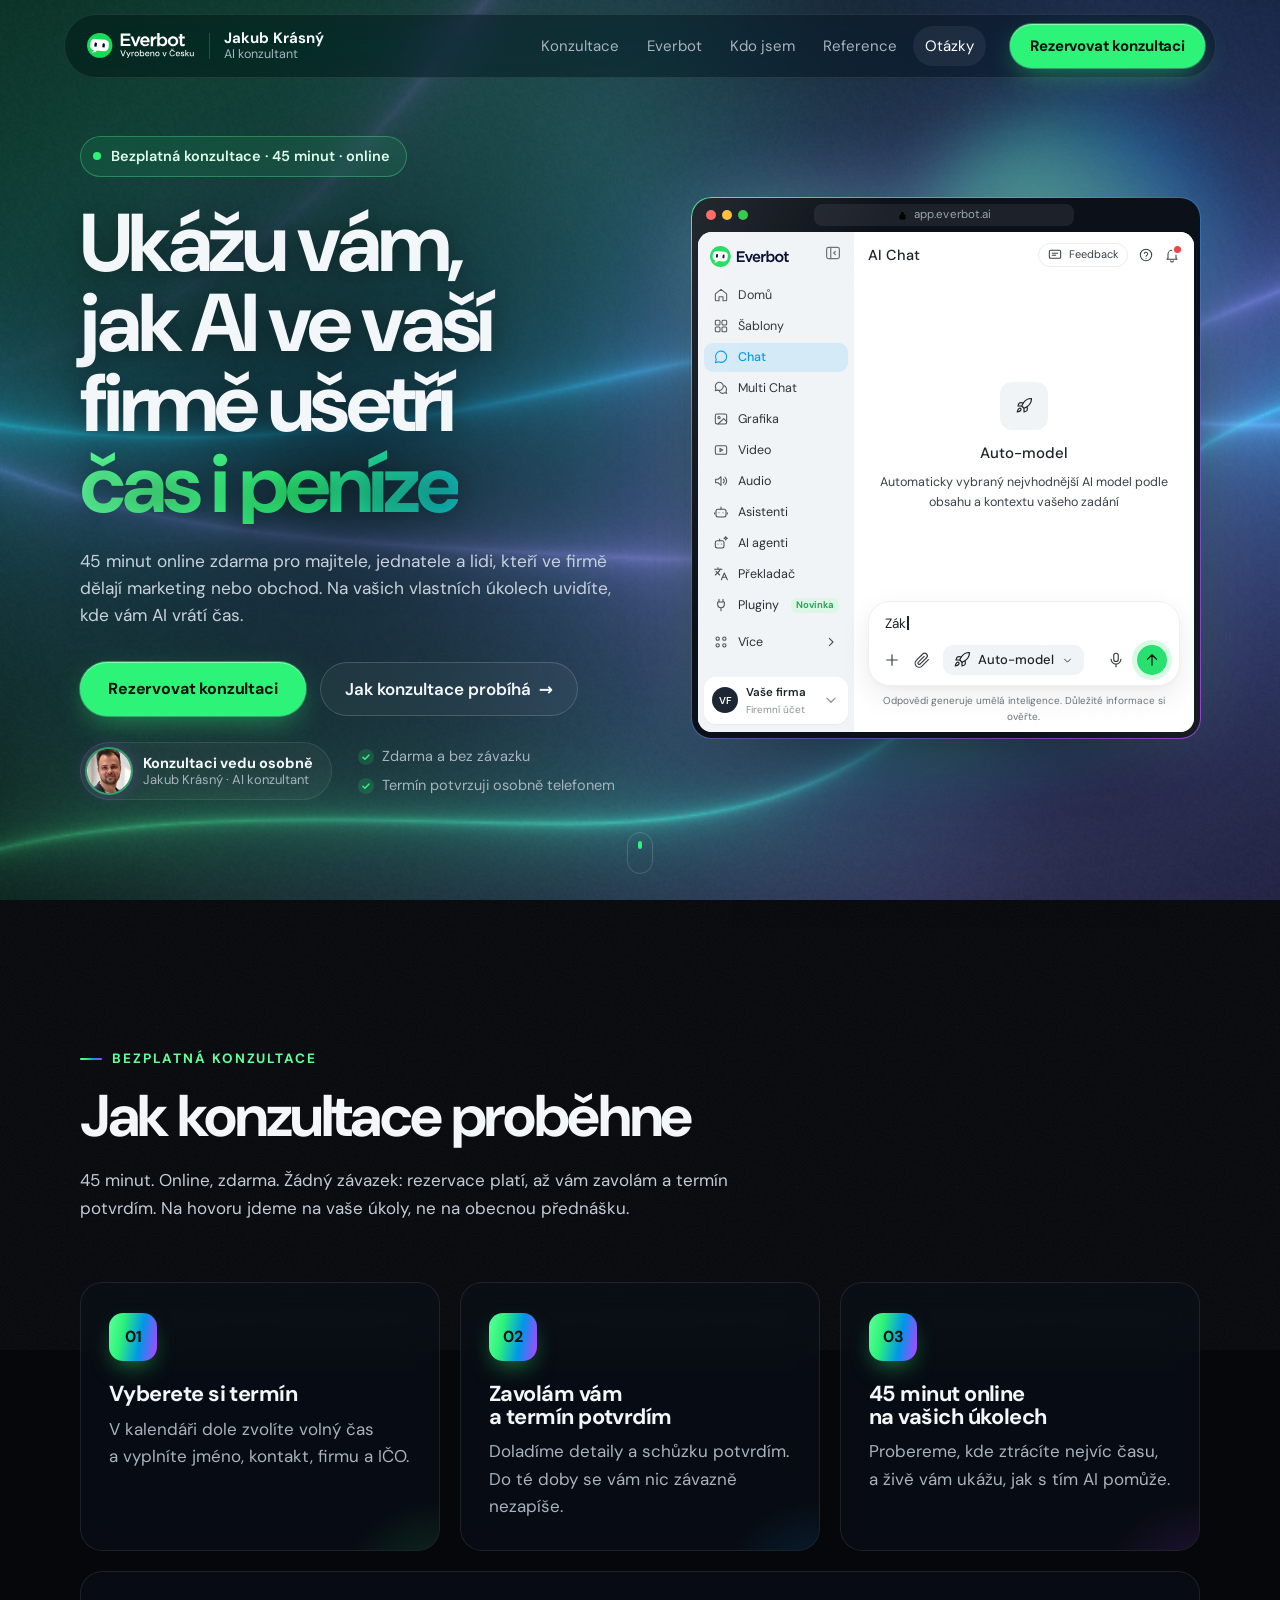
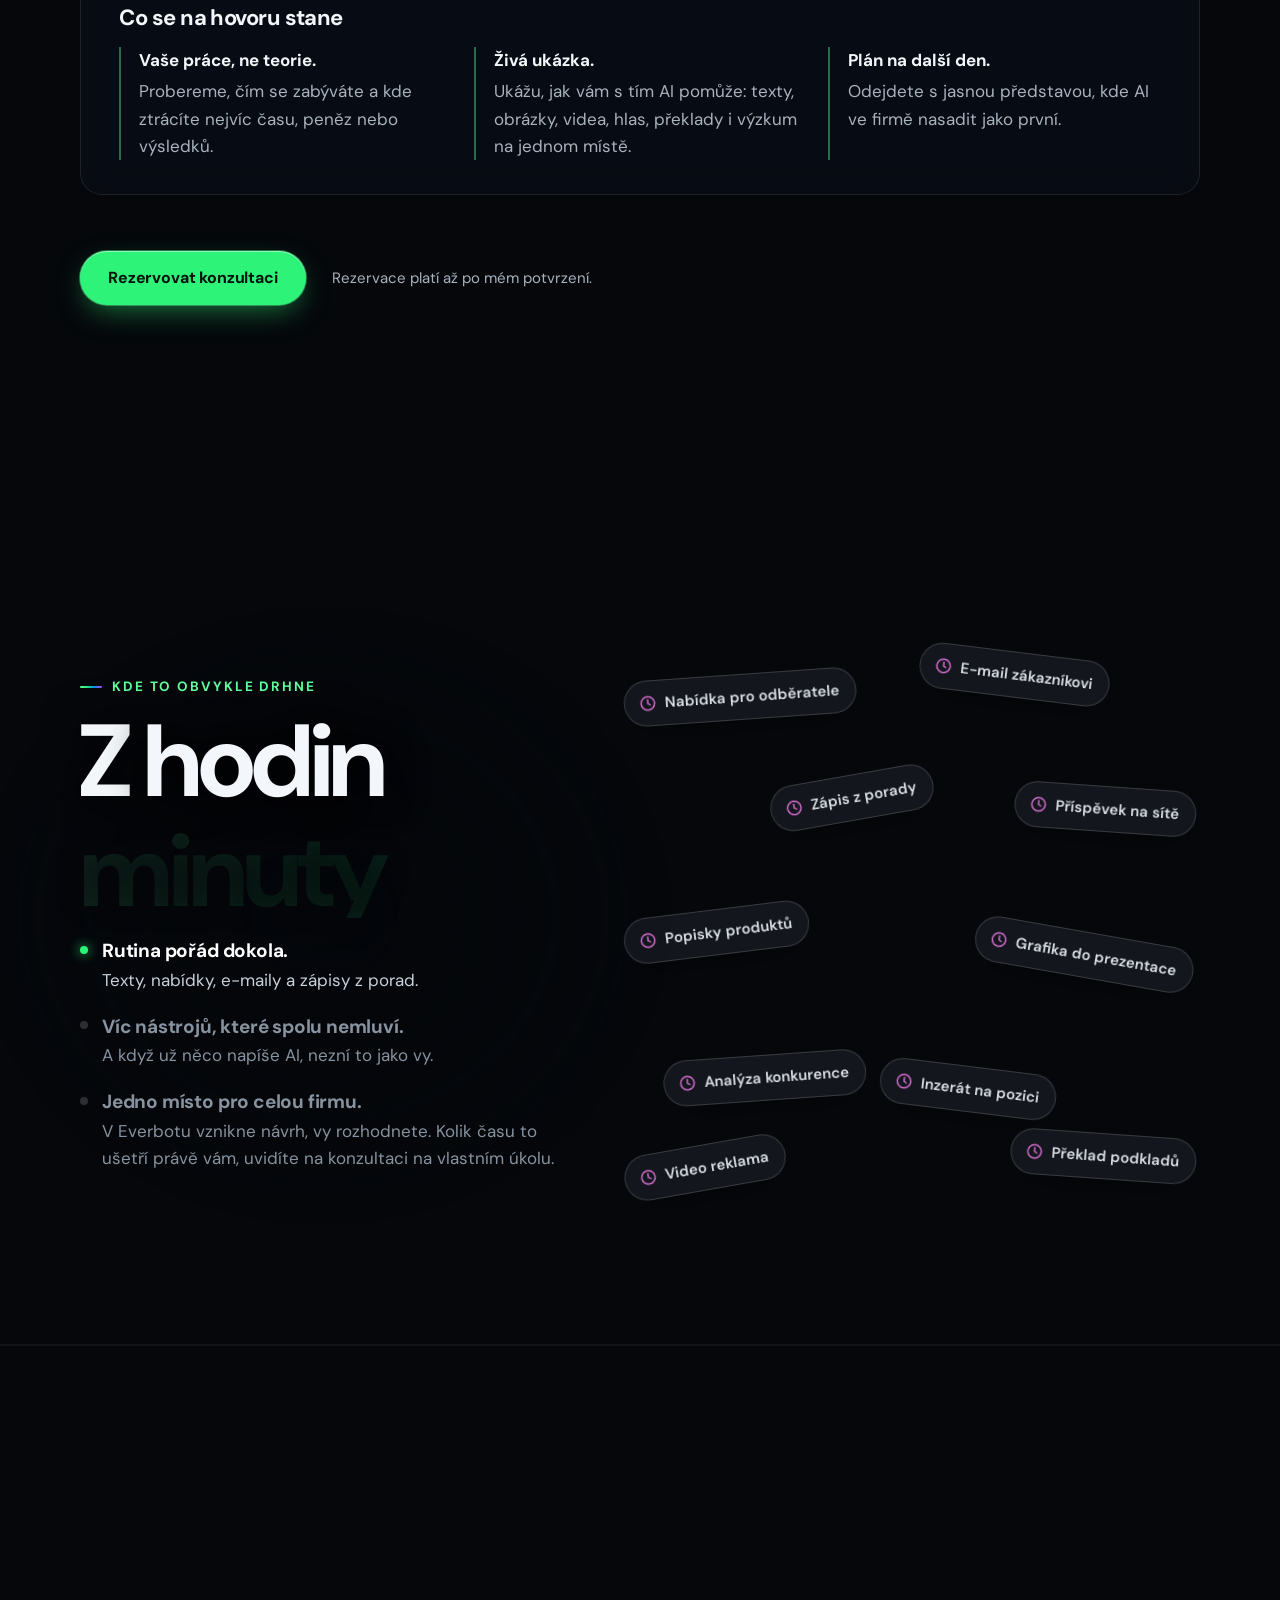
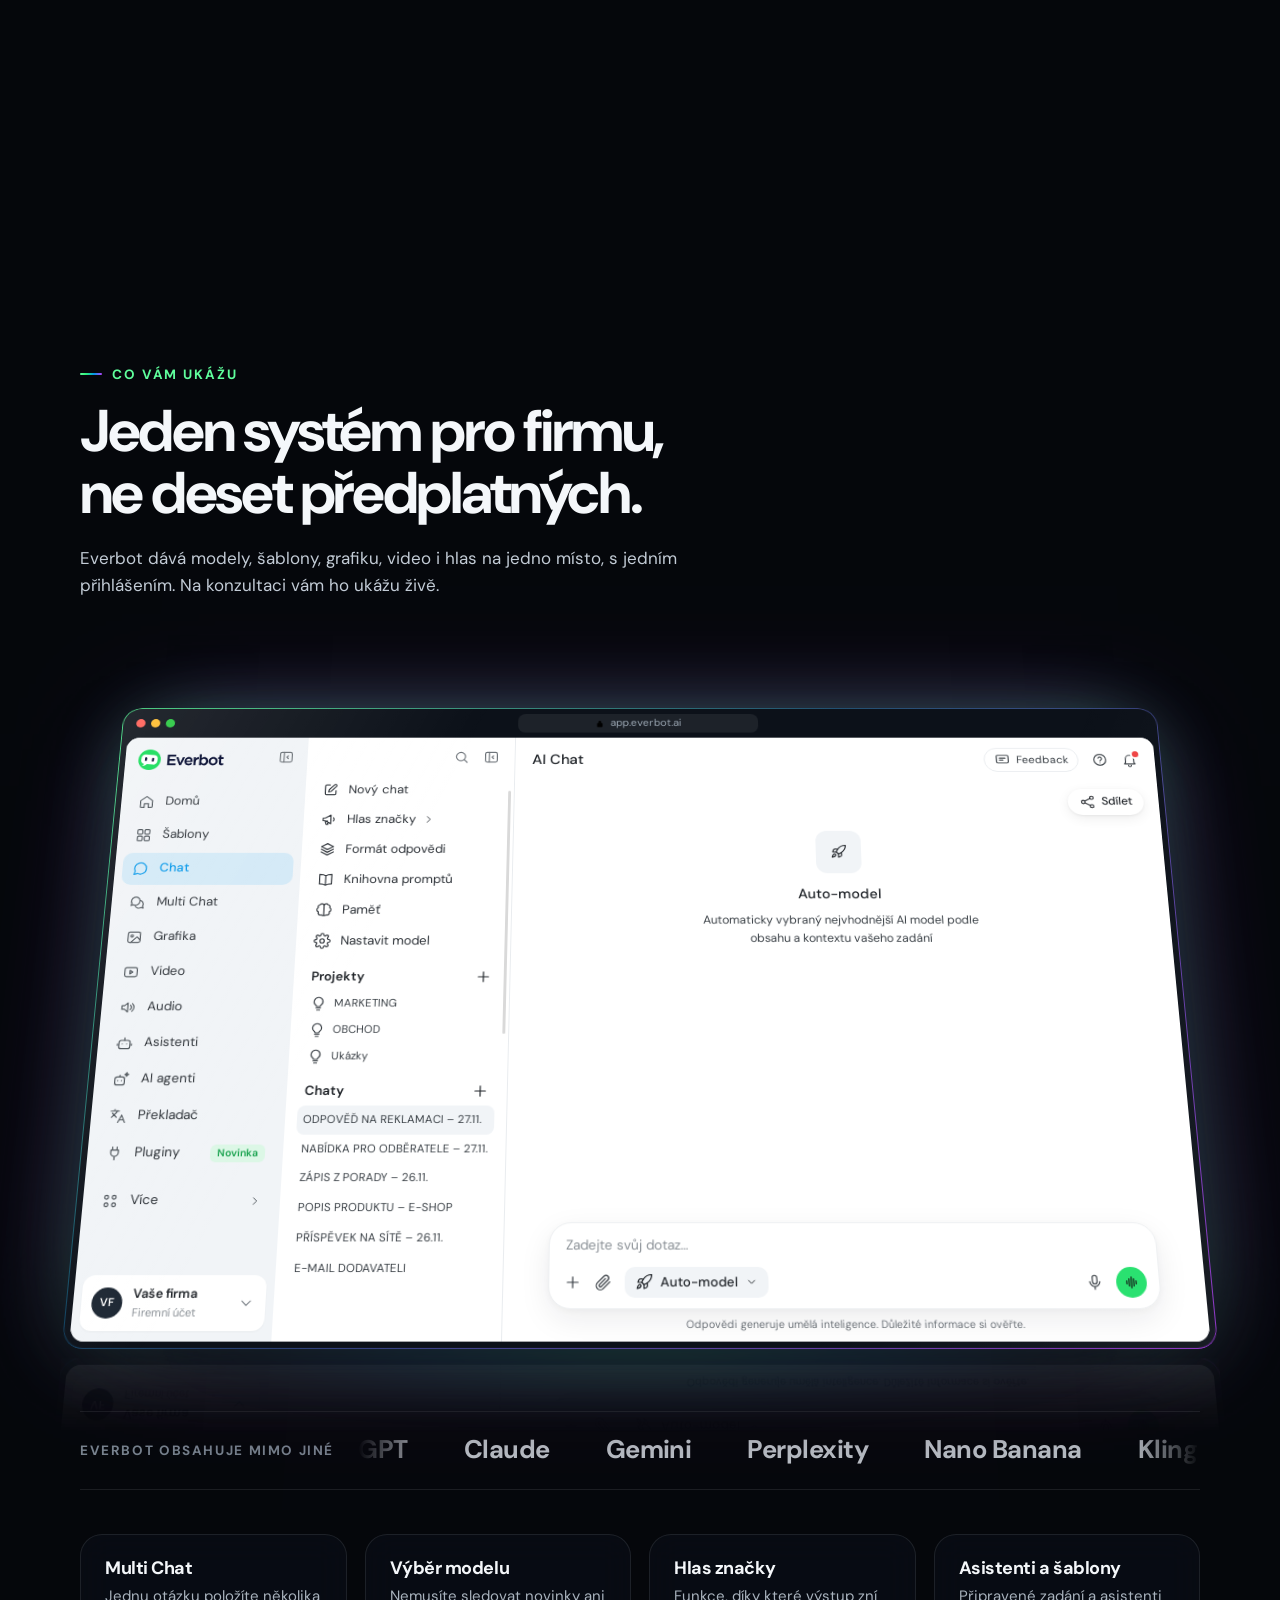
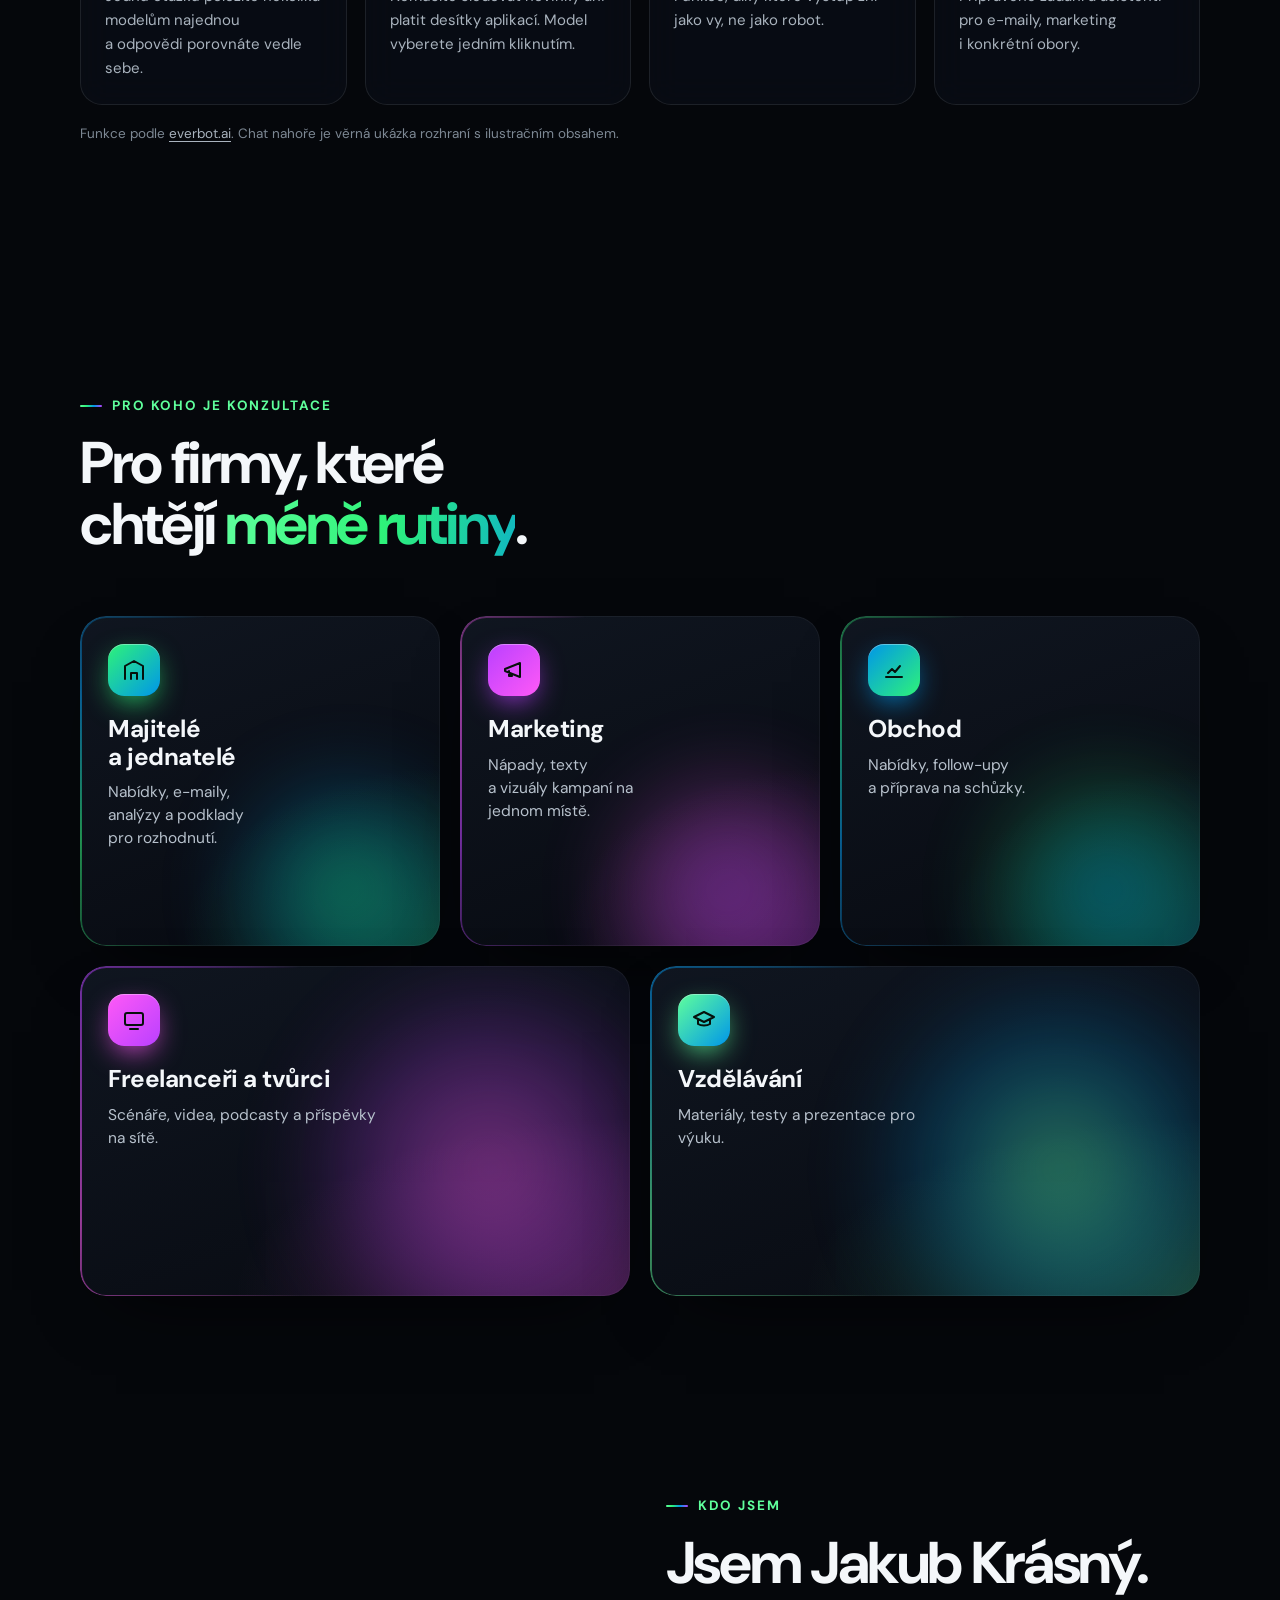
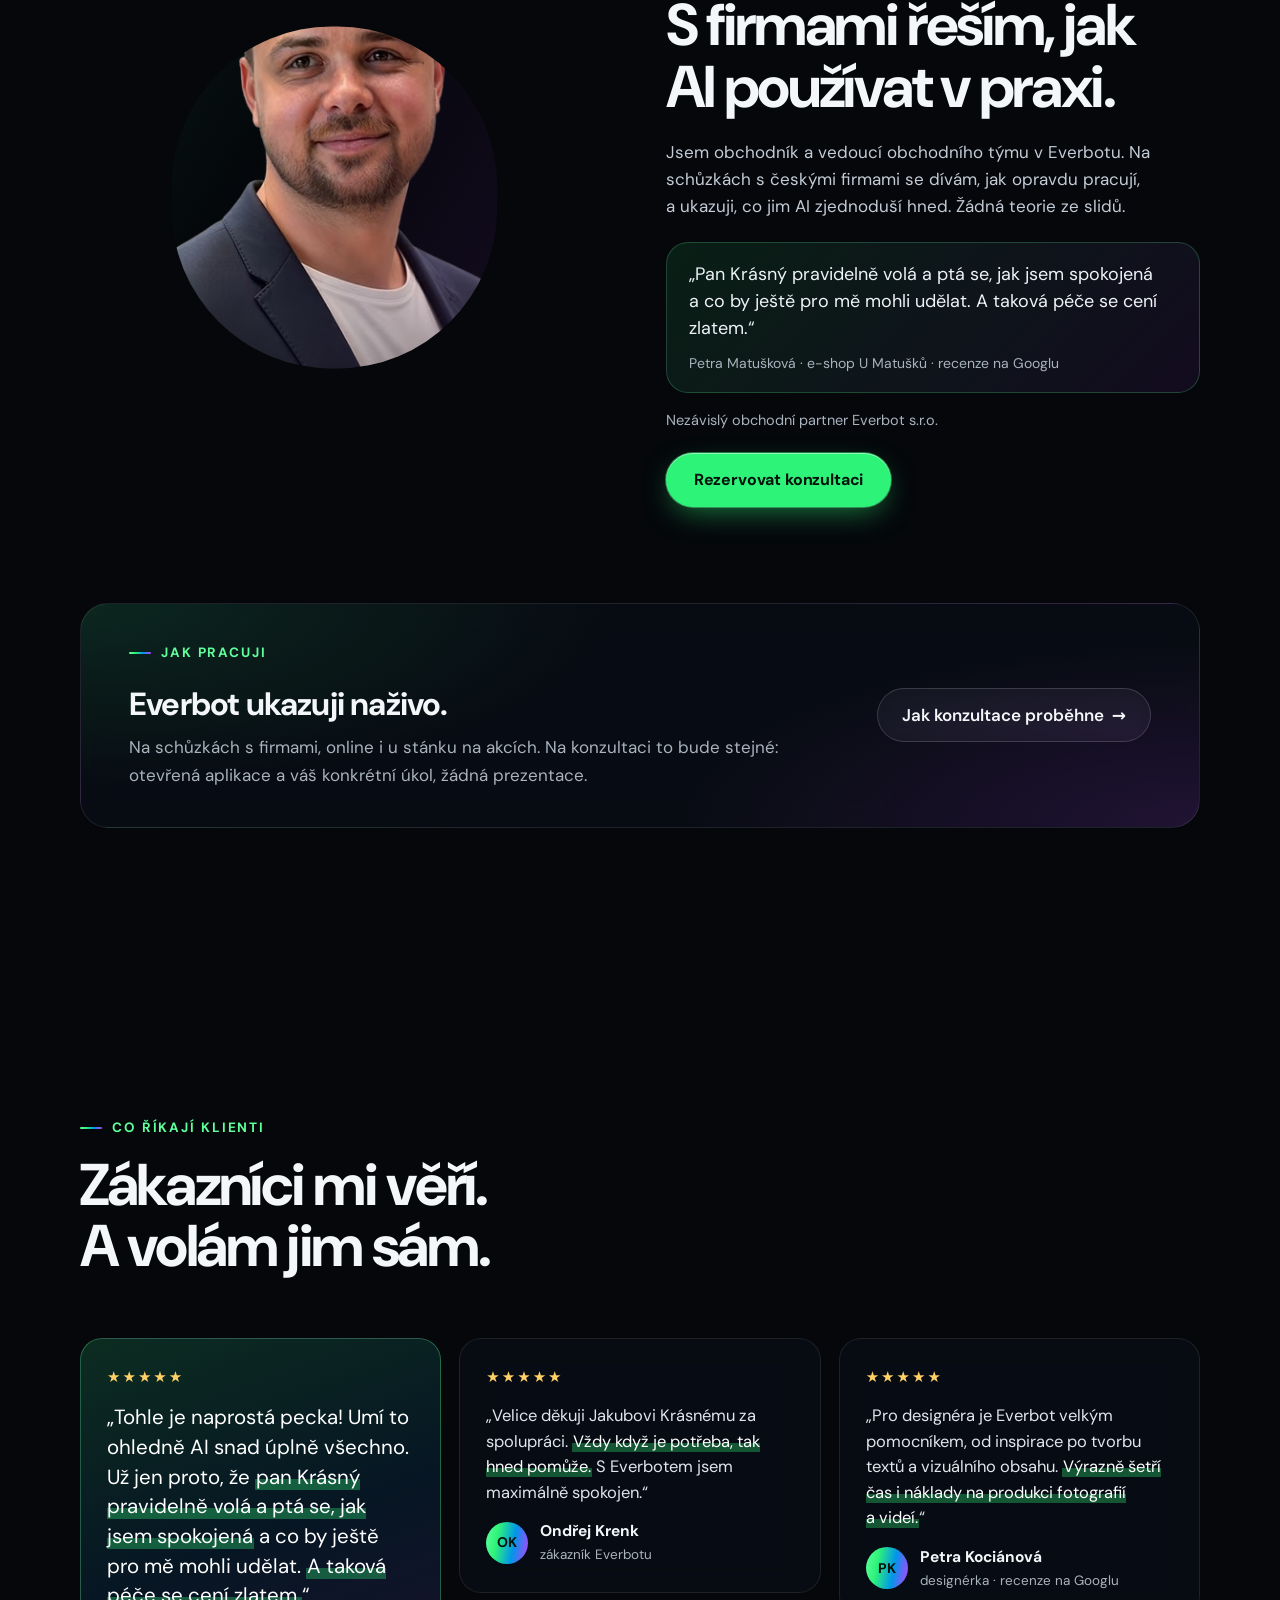
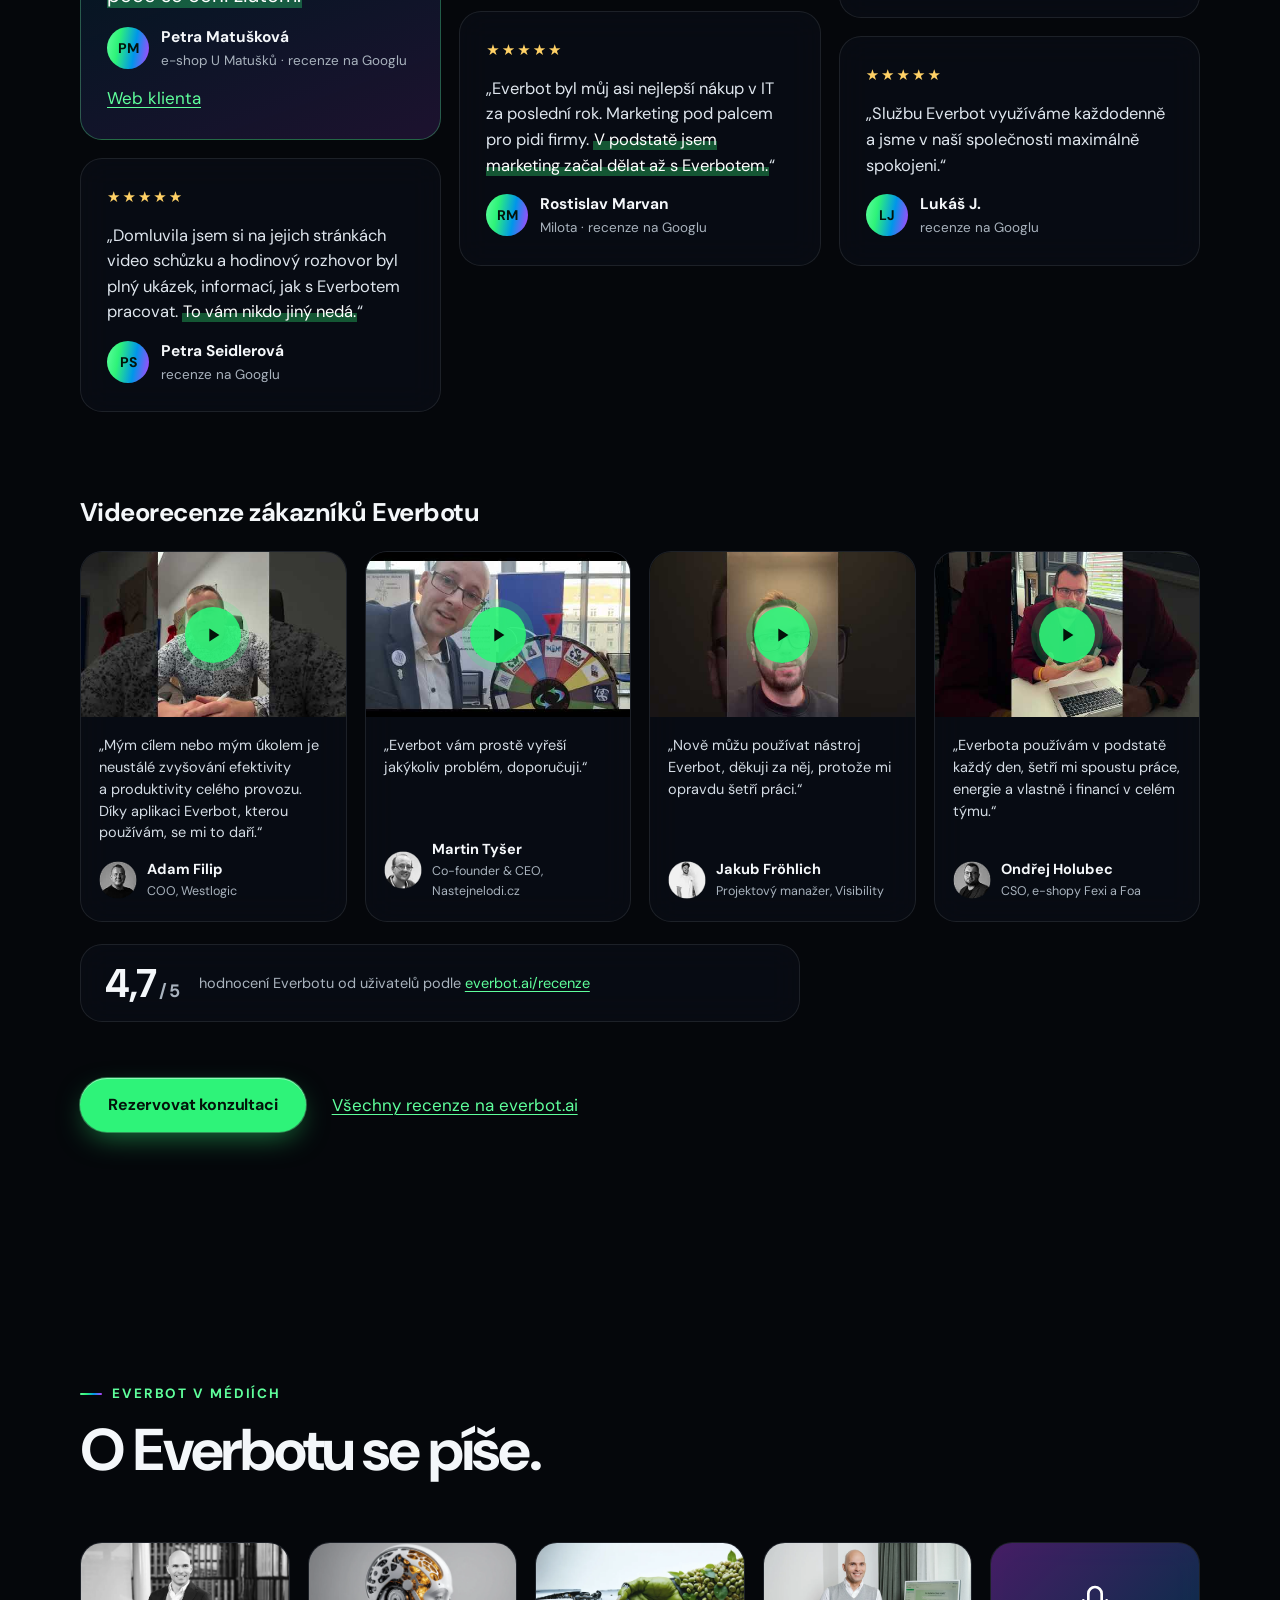
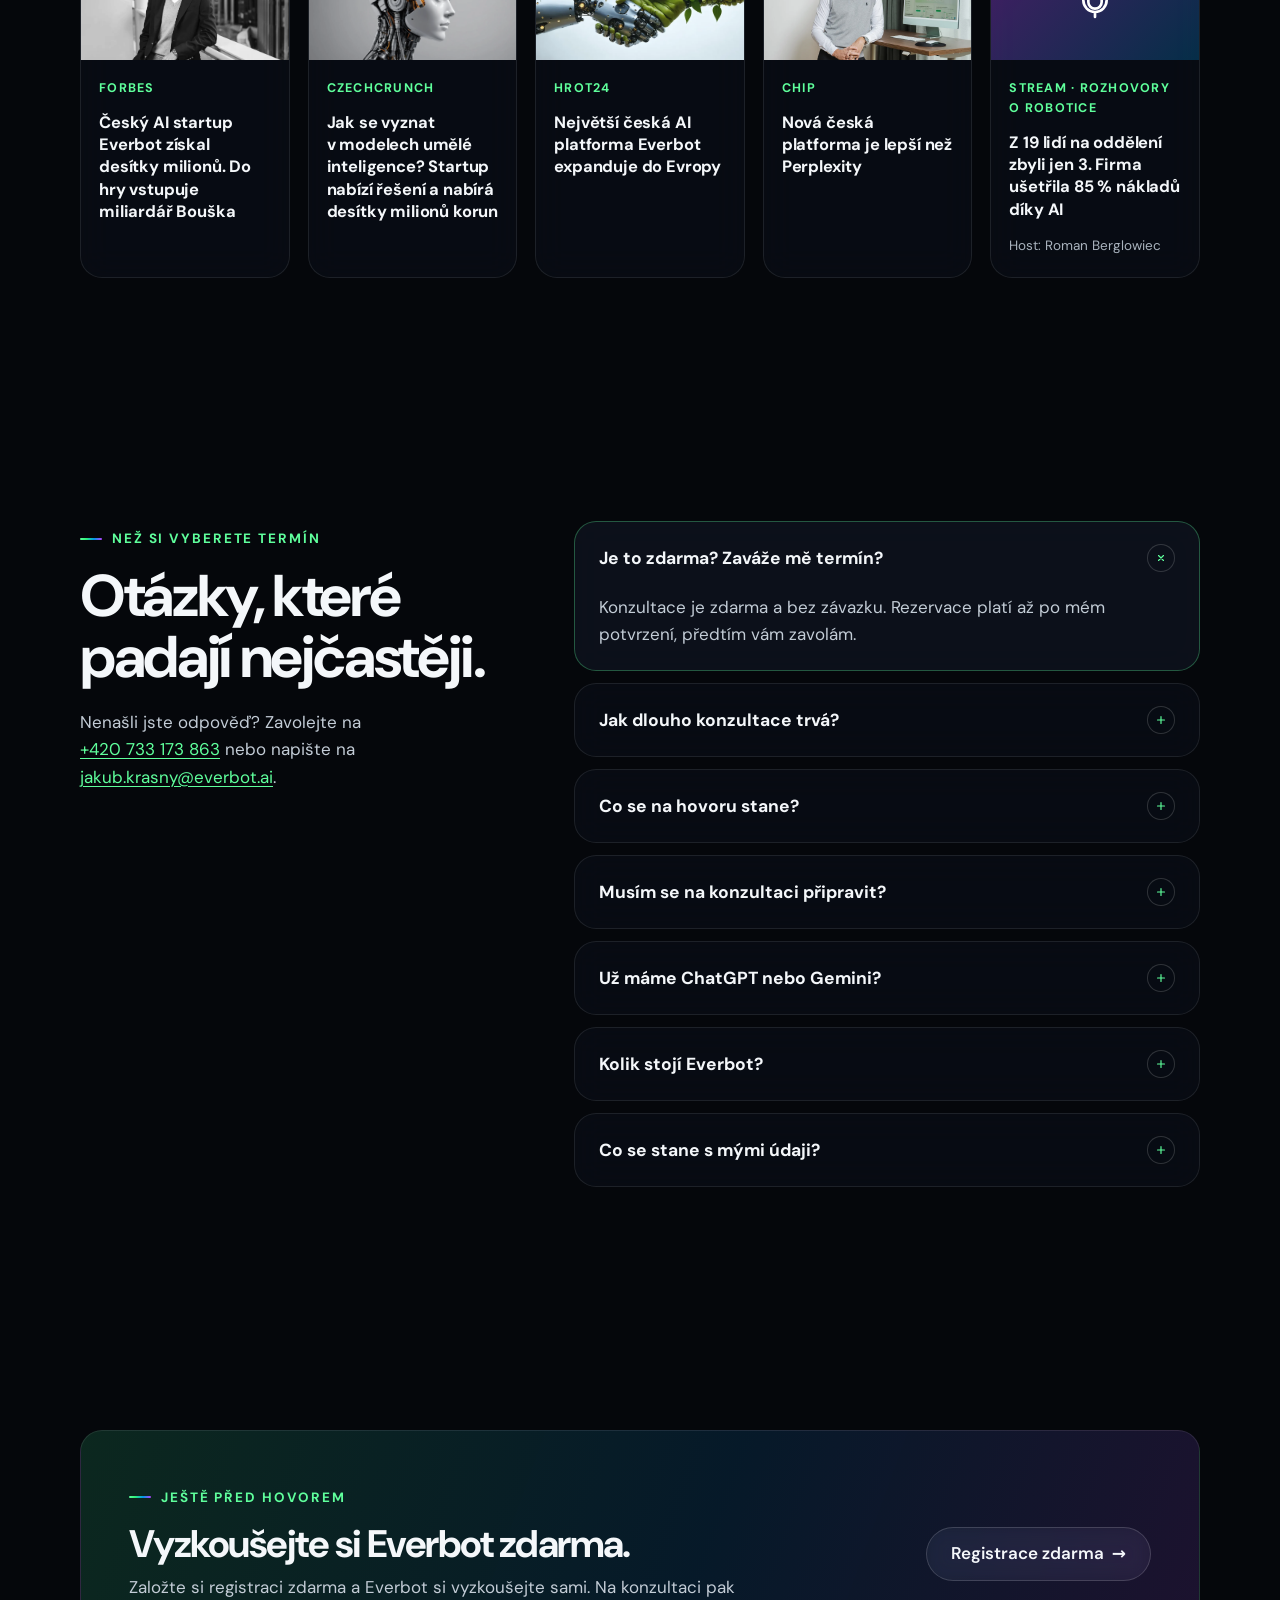
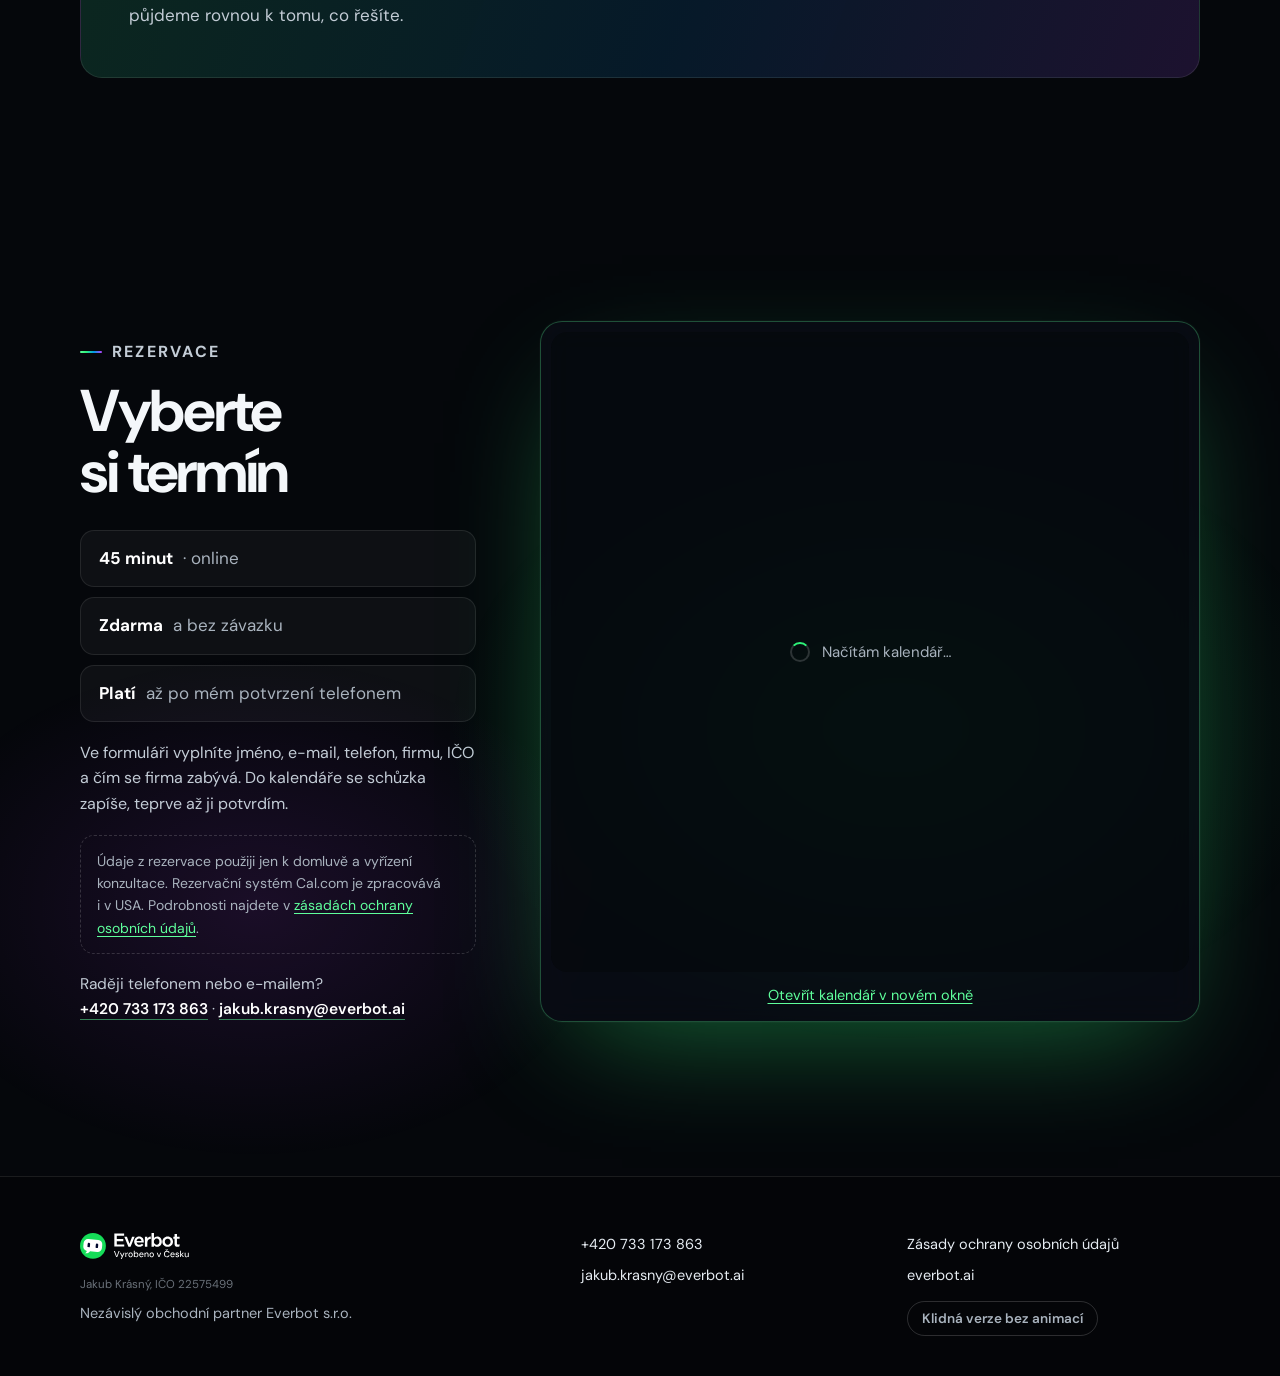
<file: v3/index.html>
<!DOCTYPE html>
<html lang="cs">
<head>
<meta charset="utf-8">
<meta name="viewport" content="width=device-width, initial-scale=1, viewport-fit=cover">
<!-- NÁHLED: noindex, dokud Jakub neřekne „přepni“. Při přepnutí na kořen webu smazat tento řádek a odkomentovat canonical níže. -->
<meta name="robots" content="noindex,nofollow">
<!-- <link rel="canonical" href="https://jakubkrasny.cz/"> -->
<title>Jakub Krásný · bezplatná AI konzultace pro firmy | Everbot</title>
<meta name="description" content="Bezplatná online konzultace, 45 minut. Jakub Krásný, AI konzultant a obchodní partner Everbotu, vám na vašich úkolech ukáže, kde vám AI ve firmě ušetří čas i peníze. Termín platí až po jeho potvrzení.">
<meta name="theme-color" content="#05070b">
<meta name="color-scheme" content="dark">
<meta property="og:type" content="website">
<meta property="og:locale" content="cs_CZ">
<meta property="og:site_name" content="Jakub Krásný">
<meta property="og:title" content="Ukážu vám, jak AI ve vaší firmě ušetří čas i peníze">
<meta property="og:description" content="Bezplatná konzultace · 45 minut · online. Termín potvrzuji osobně telefonem.">
<meta property="og:url" content="https://jakubkrasny.cz/v3/">
<meta property="og:image" content="https://jakubkrasny.cz/v3/img/og.jpg">
<meta property="og:image:width" content="1200">
<meta property="og:image:height" content="630">
<meta property="og:image:alt" content="Jakub Krásný – bezplatná AI konzultace, 45 minut online">
<meta name="twitter:card" content="summary_large_image">
<link rel="icon" href="favicon.svg" type="image/svg+xml">
<link rel="icon" href="favicon-32.png" sizes="32x32" type="image/png">
<link rel="apple-touch-icon" href="apple-touch-icon.png">
<link rel="preload" href="fonts/dm-sans-latin.woff2" as="font" type="font/woff2" crossorigin>
<link rel="preload" href="fonts/dm-sans-latin-ext.woff2" as="font" type="font/woff2" crossorigin>
<link rel="preconnect" href="https://app.cal.com">
<link rel="stylesheet" href="css/style.css">
<script>
/* Klidná verze: systémové nastavení nebo ruční přepínač v patičce */
(function(){var d=document.documentElement;d.classList.add('js');try{if(localStorage.getItem('calm')==='1')d.classList.add('calm')}catch(e){}if(matchMedia('(prefers-reduced-motion: reduce)').matches)d.classList.add('calm')})();
</script>
<script type="application/ld+json">
{"@context":"https://schema.org","@type":"Person","name":"Jakub Krásný","jobTitle":"AI konzultant","image":"https://jakubkrasny.cz/v3/img/portret-960.jpg","url":"https://jakubkrasny.cz/","email":"mailto:jakub.krasny@everbot.ai","telephone":"+420733173863","worksFor":{"@type":"Organization","name":"Everbot s.r.o.","url":"https://everbot.ai"}}
</script>
</head>
<body>
<svg class="eba-sprite" width="0" height="0" aria-hidden="true" focusable="false"><defs><symbol id="ei-home" viewBox="0 0 24 24"><path d="M3.5 10.2 12 3.5l8.5 6.7V19a1.5 1.5 0 0 1-1.5 1.5h-4v-6h-6v6H5A1.5 1.5 0 0 1 3.5 19z"/></symbol><symbol id="ei-grid" viewBox="0 0 24 24"><rect x="3.5" y="3.5" width="7" height="7" rx="1.5"/><rect x="13.5" y="3.5" width="7" height="7" rx="1.5"/><rect x="3.5" y="13.5" width="7" height="7" rx="1.5"/><rect x="13.5" y="13.5" width="7" height="7" rx="1.5"/></symbol><symbol id="ei-chat" viewBox="0 0 24 24"><path d="M20.5 11.6a8.4 8.4 0 0 1-12.2 7.5L3.5 20.5l1.4-4.6A8.4 8.4 0 1 1 20.5 11.6z"/></symbol><symbol id="ei-chats" viewBox="0 0 24 24"><path d="M15.5 9.5a6 6 0 0 1-8.7 5.4L3.5 16l1-3.2a6 6 0 1 1 11-3.3z"/><path d="M9.6 17.3a6 6 0 0 0 8 1.7l3 1-1-3a6 6 0 0 0-2.8-8.3"/></symbol><symbol id="ei-image" viewBox="0 0 24 24"><rect x="3.5" y="4.5" width="17" height="15" rx="2.5"/><circle cx="9" cy="10" r="1.7"/><path d="m20.5 16-4.5-4.5-8.5 8"/></symbol><symbol id="ei-video" viewBox="0 0 24 24"><rect x="3.5" y="5.5" width="17" height="13" rx="2.5"/><path d="m10.5 9.5 4 2.5-4 2.5z"/></symbol><symbol id="ei-audio" viewBox="0 0 24 24"><path d="M4 9.5v5h3.5l4.5 4V5.5l-4.5 4z"/><path d="M15.5 9a4 4 0 0 1 0 6M18 6.5a7.5 7.5 0 0 1 0 11"/></symbol><symbol id="ei-bot" viewBox="0 0 24 24"><rect x="4.5" y="8" width="15" height="11.5" rx="3"/><path d="M12 8V4.5M9 13h.01M15 13h.01M2.5 13v2M21.5 13v2"/></symbol><symbol id="ei-lang" viewBox="0 0 24 24"><path d="m4.5 8 5.5 5.5M3.5 13.5 9.5 7.5l1.5-3M2.5 5h11M7 3h1M21.5 20.5l-4.5-10-4.5 10M14 17h6"/></symbol><symbol id="ei-plug" viewBox="0 0 24 24"><path d="M9 3.5v4M15 3.5v4M7 7.5h10v3.5a5 5 0 0 1-10 0zM12 16v4.5"/></symbol><symbol id="ei-more" viewBox="0 0 24 24"><circle cx="7" cy="7" r="2.5"/><circle cx="17" cy="7" r="2.5"/><circle cx="7" cy="17" r="2.5"/><circle cx="17" cy="17" r="2.5"/></symbol><symbol id="ei-edit" viewBox="0 0 24 24"><path d="M11 4.5H6A1.5 1.5 0 0 0 4.5 6v12A1.5 1.5 0 0 0 6 19.5h12a1.5 1.5 0 0 0 1.5-1.5v-5"/><path d="M17.6 3.9a1.9 1.9 0 0 1 2.6 2.6l-7.8 7.8-3.4.8.8-3.4z"/></symbol><symbol id="ei-mega" viewBox="0 0 24 24"><path d="M3.5 10v4h3l8 4.5v-13l-8 4.5zM6.5 14l1.5 5.5h2.5L9.5 14M18 9.5a3.5 3.5 0 0 1 0 5"/></symbol><symbol id="ei-layers" viewBox="0 0 24 24"><path d="m12 3.5 8.5 4.5-8.5 4.5L3.5 8z"/><path d="m3.5 12 8.5 4.5 8.5-4.5M3.5 16l8.5 4.5 8.5-4.5"/></symbol><symbol id="ei-book" viewBox="0 0 24 24"><path d="M12 6.5c-1.8-1.5-4.5-2-8.5-2v14c4 0 6.7.5 8.5 2 1.8-1.5 4.5-2 8.5-2v-14c-4 0-6.7.5-8.5 2zM12 6.5v14"/></symbol><symbol id="ei-brain" viewBox="0 0 24 24"><path d="M12 5.5a3 3 0 0 0-5.6-1.2A3 3 0 0 0 4 8.6a3.3 3.3 0 0 0 .6 6.1A3 3 0 0 0 8.5 19a3 3 0 0 0 3.5 1V5.5zM12 5.5a3 3 0 0 1 5.6-1.2A3 3 0 0 1 20 8.6a3.3 3.3 0 0 1-.6 6.1 3 3 0 0 1-3.9 4.3 3 3 0 0 1-3.5 1"/></symbol><symbol id="ei-gear" viewBox="0 0 24 24"><circle cx="12" cy="12" r="3"/><path d="M19.4 15a1.7 1.7 0 0 0 .3 1.8l.1.1a2 2 0 1 1-2.8 2.8l-.1-.1a1.7 1.7 0 0 0-1.8-.3 1.7 1.7 0 0 0-1 1.5V21a2 2 0 0 1-4 0v-.1a1.7 1.7 0 0 0-1.1-1.5 1.7 1.7 0 0 0-1.8.3l-.1.1a2 2 0 1 1-2.8-2.8l.1-.1a1.7 1.7 0 0 0 .3-1.8 1.7 1.7 0 0 0-1.5-1H3a2 2 0 0 1 0-4h.1a1.7 1.7 0 0 0 1.5-1.1 1.7 1.7 0 0 0-.3-1.8l-.1-.1a2 2 0 1 1 2.8-2.8l.1.1a1.7 1.7 0 0 0 1.8.3H9a1.7 1.7 0 0 0 1-1.5V3a2 2 0 0 1 4 0v.1a1.7 1.7 0 0 0 1 1.5 1.7 1.7 0 0 0 1.8-.3l.1-.1a2 2 0 1 1 2.8 2.8l-.1.1a1.7 1.7 0 0 0-.3 1.8V9a1.7 1.7 0 0 0 1.5 1H21a2 2 0 0 1 0 4h-.1a1.7 1.7 0 0 0-1.5 1z"/></symbol><symbol id="ei-bulb" viewBox="0 0 24 24"><path d="M9 18h6M10 21h4M12 3a6 6 0 0 0-3.5 10.9c.6.5 1 1.2 1 2.1h5c0-.9.4-1.6 1-2.1A6 6 0 0 0 12 3z"/></symbol><symbol id="ei-plus" viewBox="0 0 24 24"><path d="M12 5v14M5 12h14"/></symbol><symbol id="ei-search" viewBox="0 0 24 24"><circle cx="11" cy="11" r="6.5"/><path d="m20 20-4.4-4.4"/></symbol><symbol id="ei-panel" viewBox="0 0 24 24"><rect x="3.5" y="4.5" width="17" height="15" rx="2.5"/><path d="M9 4.5v15M15 10l-2 2 2 2"/></symbol><symbol id="ei-share" viewBox="0 0 24 24"><circle cx="18" cy="5.5" r="2.5"/><circle cx="6" cy="12" r="2.5"/><circle cx="18" cy="18.5" r="2.5"/><path d="m8.2 13.3 7.6 4M15.8 6.7l-7.6 4"/></symbol><symbol id="ei-rocket" viewBox="0 0 24 24"><path d="M5 15.5c-1.5 1.3-2 4.5-2 4.5s3.2-.5 4.5-2c.8-.9.7-2.2-.1-3a2.2 2.2 0 0 0-2.4.5z"/><path d="m12 15-3-3a22 22 0 0 1 2-4A12.9 12.9 0 0 1 22 2c0 2.7-.8 7.5-6 11a22 22 0 0 1-4 2z"/><path d="M9 12H4s.6-3 2-4c1.6-1.1 5 0 5 0M12 15v5s3-.6 4-2c1.1-1.6 0-5 0-5"/></symbol><symbol id="ei-clip" viewBox="0 0 24 24"><path d="m20.5 11.5-8.6 8.6a5.3 5.3 0 0 1-7.5-7.5l8.6-8.6a3.5 3.5 0 0 1 5 5l-8.6 8.6a1.8 1.8 0 0 1-2.5-2.5l7.9-7.9"/></symbol><symbol id="ei-mic" viewBox="0 0 24 24"><rect x="9" y="3" width="6" height="11" rx="3"/><path d="M5.5 11a6.5 6.5 0 0 0 13 0M12 17.5V21"/></symbol><symbol id="ei-wave" viewBox="0 0 24 24"><path d="M6 10v4M9 7.5v9M12 5v14M15 7.5v9M18 10v4"/></symbol><symbol id="ei-chev" viewBox="0 0 24 24"><path d="m6.5 9.5 5.5 5.5 5.5-5.5"/></symbol><symbol id="ei-chevr" viewBox="0 0 24 24"><path d="m9.5 6.5 5.5 5.5-5.5 5.5"/></symbol><symbol id="ei-refresh" viewBox="0 0 24 24"><path d="M20 11a8 8 0 0 0-14.5-4.5L3.5 9M3.5 4v5h5M4 13a8 8 0 0 0 14.5 4.5l2-2.5M20.5 20v-5h-5"/></symbol><symbol id="ei-copy" viewBox="0 0 24 24"><rect x="8.5" y="8.5" width="12" height="12" rx="2"/><path d="M15.5 8.5V5A1.5 1.5 0 0 0 14 3.5H5A1.5 1.5 0 0 0 3.5 5v9A1.5 1.5 0 0 0 5 15.5h3.5"/></symbol><symbol id="ei-up" viewBox="0 0 24 24"><path d="M7.5 10.5v10H4.5a1 1 0 0 1-1-1v-8a1 1 0 0 1 1-1zM7.5 10.5l4-7a2.5 2.5 0 0 1 2.5 2.8L13.5 9.5h5.3a2 2 0 0 1 2 2.4l-1.4 7a2 2 0 0 1-2 1.6H7.5"/></symbol><symbol id="ei-down" viewBox="0 0 24 24"><path d="M16.5 13.5v-10h3a1 1 0 0 1 1 1v8a1 1 0 0 1-1 1zM16.5 13.5l-4 7a2.5 2.5 0 0 1-2.5-2.8l.5-3.2H5.2a2 2 0 0 1-2-2.4l1.4-7a2 2 0 0 1 2-1.6h9.9"/></symbol><symbol id="ei-speaker" viewBox="0 0 24 24"><path d="M4 9.5v5h3l4.5 4v-13L7 9.5zM15 9.5a3.5 3.5 0 0 1 0 5M17.5 7a7 7 0 0 1 0 10"/></symbol><symbol id="ei-dl" viewBox="0 0 24 24"><path d="M12 4v11M7 10.5l5 5 5-5M4.5 19.5h15"/></symbol><symbol id="ei-help" viewBox="0 0 24 24"><circle cx="12" cy="12" r="8.5"/><path d="M9.5 9.5a2.6 2.6 0 0 1 5 .9c0 1.7-2.5 2.3-2.5 3.6M12 17h.01"/></symbol><symbol id="ei-bell" viewBox="0 0 24 24"><path d="M6 16.5V11a6 6 0 0 1 12 0v5.5l1.5 2h-15zM10 20.5a2 2 0 0 0 4 0"/></symbol><symbol id="ei-msg" viewBox="0 0 24 24"><rect x="3.5" y="5" width="17" height="12" rx="2"/><path d="M8 9.5h8M8 12.5h5"/></symbol><symbol id="ei-menu" viewBox="0 0 24 24"><path d="M4 7h16M4 12h16M4 17h16"/></symbol><symbol id="ei-send" viewBox="0 0 24 24"><path d="M12 19V5.5M6 11l6-6 6 6"/></symbol><symbol id="ei-x" viewBox="0 0 24 24"><path d="m6 6 12 12M18 6 6 18"/></symbol><symbol id="ei-lock" viewBox="0 0 24 24"><rect x="5.5" y="10.5" width="13" height="10" rx="2"/><path d="M8.5 10.5V8a3.5 3.5 0 0 1 7 0v2.5"/></symbol><symbol id="ei-brief" viewBox="0 0 24 24"><rect x="3.5" y="7.5" width="17" height="12" rx="2"/><path d="M8.5 7.5V6a2 2 0 0 1 2-2h3a2 2 0 0 1 2 2v1.5M3.5 12.5h17"/></symbol><symbol id="ei-target" viewBox="0 0 24 24"><circle cx="12" cy="12" r="8.5"/><circle cx="12" cy="12" r="4.5"/><circle cx="12" cy="12" r=".8"/></symbol><symbol id="ei-headset" viewBox="0 0 24 24"><path d="M4.5 14v-2a7.5 7.5 0 0 1 15 0v2"/><rect x="3.5" y="13.5" width="4" height="6" rx="1.5"/><rect x="16.5" y="13.5" width="4" height="6" rx="1.5"/><path d="M18.5 19.5c0 1-1.5 1.5-4 1.5"/></symbol><symbol id="ei-pen" viewBox="0 0 24 24"><path d="M4 20l1-4.5L15.5 5a2.1 2.1 0 0 1 3 3L8 18.5zM13.5 7l3 3"/></symbol><symbol id="ei-chart" viewBox="0 0 24 24"><path d="M4 20V4M4 20h16"/><path d="M8 16v-5M12 16V8M16 16v-3"/></symbol><symbol id="ei-agent" viewBox="0 0 24 24"><rect x="3.5" y="8.5" width="13" height="11" rx="3"/><path d="M10 8.5V6M7.5 13.5h.01M12.5 13.5h.01M19 2.5l.8 1.7 1.7.8-1.7.8-.8 1.7-.8-1.7-1.7-.8 1.7-.8z"/></symbol><symbol id="ei-check" viewBox="0 0 24 24"><path d="m5 12.5 4.5 4.5L19 7.5"/></symbol><symbol id="ei-doc" viewBox="0 0 24 24"><path d="M14 3.5H7A1.5 1.5 0 0 0 5.5 5v14A1.5 1.5 0 0 0 7 20.5h10a1.5 1.5 0 0 0 1.5-1.5V8z"/><path d="M14 3.5V8h4.5M9 13h6M9 16.5h4"/></symbol><symbol id="em-openai" viewBox="0 0 24 24"><path fill="#0d0d0d" d="M9.205 8.658v-2.26c0-.19.072-.333.238-.428l4.543-2.616c.619-.357 1.356-.523 2.117-.523 2.854 0 4.662 2.212 4.662 4.566 0 .167 0 .357-.024.547l-4.71-2.759a.797.797 0 00-.856 0l-5.97 3.473zm10.609 8.8V12.06c0-.333-.143-.57-.429-.737l-5.97-3.473 1.95-1.118a.433.433 0 01.476 0l4.543 2.617c1.309.76 2.189 2.378 2.189 3.948 0 1.808-1.07 3.473-2.76 4.163zM7.802 12.703l-1.95-1.142c-.167-.095-.239-.238-.239-.428V5.899c0-2.545 1.95-4.472 4.591-4.472 1 0 1.927.333 2.712.928L8.23 5.067c-.285.166-.428.404-.428.737v6.898zM12 15.128l-2.795-1.57v-3.33L12 8.658l2.795 1.57v3.33L12 15.128zm1.796 7.23c-1 0-1.927-.332-2.712-.927l4.686-2.712c.285-.166.428-.404.428-.737v-6.898l1.974 1.142c.167.095.238.238.238.428v5.233c0 2.545-1.974 4.472-4.614 4.472zm-5.637-5.303l-4.544-2.617c-1.308-.761-2.188-2.378-2.188-3.948A4.482 4.482 0 014.21 6.327v5.423c0 .333.143.571.428.738l5.947 3.449-1.95 1.118a.432.432 0 01-.476 0zm-.262 3.9c-2.688 0-4.662-2.021-4.662-4.519 0-.19.024-.38.047-.57l4.686 2.71c.286.167.571.167.856 0l5.97-3.448v2.26c0 .19-.07.333-.237.428l-4.543 2.616c-.619.357-1.356.523-2.117.523zm5.899 2.83a5.947 5.947 0 005.827-4.756C22.287 18.339 24 15.84 24 13.296c0-1.665-.713-3.282-1.998-4.448.119-.5.19-.999.19-1.498 0-3.401-2.759-5.947-5.946-5.947-.642 0-1.26.095-1.88.31A5.962 5.962 0 0010.205 0a5.947 5.947 0 00-5.827 4.757C1.713 5.447 0 7.945 0 10.49c0 1.666.713 3.283 1.998 4.448-.119.5-.19 1-.19 1.499 0 3.401 2.759 5.946 5.946 5.946.642 0 1.26-.095 1.88-.309a5.96 5.96 0 004.162 1.713z"></path></symbol><symbol id="em-claude" viewBox="0 0 24 24"><path d="M4.709 15.955l4.72-2.647.08-.23-.08-.128H9.2l-.79-.048-2.698-.073-2.339-.097-2.266-.122-.571-.121L0 11.784l.055-.352.48-.321.686.06 1.52.103 2.278.158 1.652.097 2.449.255h.389l.055-.157-.134-.098-.103-.097-2.358-1.596-2.552-1.688-1.336-.972-.724-.491-.364-.462-.158-1.008.656-.722.881.06.225.061.893.686 1.908 1.476 2.491 1.833.365.304.145-.103.019-.073-.164-.274-1.355-2.446-1.446-2.49-.644-1.032-.17-.619a2.97 2.97 0 01-.104-.729L6.283.134 6.696 0l.996.134.42.364.62 1.414 1.002 2.229 1.555 3.03.456.898.243.832.091.255h.158V9.01l.128-1.706.237-2.095.23-2.695.08-.76.376-.91.747-.492.584.28.48.685-.067.444-.286 1.851-.559 2.903-.364 1.942h.212l.243-.242.985-1.306 1.652-2.064.73-.82.85-.904.547-.431h1.033l.76 1.129-.34 1.166-1.064 1.347-.881 1.142-1.264 1.7-.79 1.36.073.11.188-.02 2.856-.606 1.543-.28 1.841-.315.833.388.091.395-.328.807-1.969.486-2.309.462-3.439.813-.042.03.049.061 1.549.146.662.036h1.622l3.02.225.79.522.474.638-.079.485-1.215.62-1.64-.389-3.829-.91-1.312-.329h-.182v.11l1.093 1.068 2.006 1.81 2.509 2.33.127.578-.322.455-.34-.049-2.205-1.657-.851-.747-1.926-1.62h-.128v.17l.444.649 2.345 3.521.122 1.08-.17.353-.608.213-.668-.122-1.374-1.925-1.415-2.167-1.143-1.943-.14.08-.674 7.254-.316.37-.729.28-.607-.461-.322-.747.322-1.476.389-1.924.315-1.53.286-1.9.17-.632-.012-.042-.14.018-1.434 1.967-2.18 2.945-1.726 1.845-.414.164-.717-.37.067-.662.401-.589 2.388-3.036 1.44-1.882.93-1.086-.006-.158h-.055L4.132 18.56l-1.13.146-.487-.456.061-.746.231-.243 1.908-1.312-.006.006z" fill="#D97757" fill-rule="nonzero"></path></symbol><symbol id="em-gemini" viewBox="0 0 24 24"><path d="M20.616 10.835a14.147 14.147 0 01-4.45-3.001 14.111 14.111 0 01-3.678-6.452.503.503 0 00-.975 0 14.134 14.134 0 01-3.679 6.452 14.155 14.155 0 01-4.45 3.001c-.65.28-1.318.505-2.002.678a.502.502 0 000 .975c.684.172 1.35.397 2.002.677a14.147 14.147 0 014.45 3.001 14.112 14.112 0 013.679 6.453.502.502 0 00.975 0c.172-.685.397-1.351.677-2.003a14.145 14.145 0 013.001-4.45 14.113 14.113 0 016.453-3.678.503.503 0 000-.975 13.245 13.245 0 01-2.003-.678z" fill="#3186FF"></path><path d="M20.616 10.835a14.147 14.147 0 01-4.45-3.001 14.111 14.111 0 01-3.678-6.452.503.503 0 00-.975 0 14.134 14.134 0 01-3.679 6.452 14.155 14.155 0 01-4.45 3.001c-.65.28-1.318.505-2.002.678a.502.502 0 000 .975c.684.172 1.35.397 2.002.677a14.147 14.147 0 014.45 3.001 14.112 14.112 0 013.679 6.453.502.502 0 00.975 0c.172-.685.397-1.351.677-2.003a14.145 14.145 0 013.001-4.45 14.113 14.113 0 016.453-3.678.503.503 0 000-.975 13.245 13.245 0 01-2.003-.678z" fill="url(#lg-gemini-0-_R_0_)"></path><path d="M20.616 10.835a14.147 14.147 0 01-4.45-3.001 14.111 14.111 0 01-3.678-6.452.503.503 0 00-.975 0 14.134 14.134 0 01-3.679 6.452 14.155 14.155 0 01-4.45 3.001c-.65.28-1.318.505-2.002.678a.502.502 0 000 .975c.684.172 1.35.397 2.002.677a14.147 14.147 0 014.45 3.001 14.112 14.112 0 013.679 6.453.502.502 0 00.975 0c.172-.685.397-1.351.677-2.003a14.145 14.145 0 013.001-4.45 14.113 14.113 0 016.453-3.678.503.503 0 000-.975 13.245 13.245 0 01-2.003-.678z" fill="url(#lg-gemini-1-_R_0_)"></path><path d="M20.616 10.835a14.147 14.147 0 01-4.45-3.001 14.111 14.111 0 01-3.678-6.452.503.503 0 00-.975 0 14.134 14.134 0 01-3.679 6.452 14.155 14.155 0 01-4.45 3.001c-.65.28-1.318.505-2.002.678a.502.502 0 000 .975c.684.172 1.35.397 2.002.677a14.147 14.147 0 014.45 3.001 14.112 14.112 0 013.679 6.453.502.502 0 00.975 0c.172-.685.397-1.351.677-2.003a14.145 14.145 0 013.001-4.45 14.113 14.113 0 016.453-3.678.503.503 0 000-.975 13.245 13.245 0 01-2.003-.678z" fill="url(#lg-gemini-2-_R_0_)"></path><defs><linearGradient gradientUnits="userSpaceOnUse" id="lg-gemini-0-_R_0_" x1="7" x2="11" y1="15.5" y2="12"><stop stop-color="#08B962"></stop><stop offset="1" stop-color="#08B962" stop-opacity="0"></stop></linearGradient><linearGradient gradientUnits="userSpaceOnUse" id="lg-gemini-1-_R_0_" x1="8" x2="11.5" y1="5.5" y2="11"><stop stop-color="#F94543"></stop><stop offset="1" stop-color="#F94543" stop-opacity="0"></stop></linearGradient><linearGradient gradientUnits="userSpaceOnUse" id="lg-gemini-2-_R_0_" x1="3.5" x2="17.5" y1="13.5" y2="12"><stop stop-color="#FABC12"></stop><stop offset=".46" stop-color="#FABC12" stop-opacity="0"></stop></linearGradient></defs></symbol><symbol id="em-grok" viewBox="0 0 24 24"><path fill="#0d0d0d" d="M9.27 15.29l7.978-5.897c.391-.29.95-.177 1.137.272.98 2.369.542 5.215-1.41 7.169-1.951 1.954-4.667 2.382-7.149 1.406l-2.711 1.257c3.889 2.661 8.611 2.003 11.562-.953 2.341-2.344 3.066-5.539 2.388-8.42l.006.007c-.983-4.232.242-5.924 2.75-9.383.06-.082.12-.164.179-.248l-3.301 3.305v-.01L9.267 15.292M7.623 16.723c-2.792-2.67-2.31-6.801.071-9.184 1.761-1.763 4.647-2.483 7.166-1.425l2.705-1.25a7.808 7.808 0 00-1.829-1A8.975 8.975 0 005.984 5.83c-2.533 2.536-3.33 6.436-1.962 9.764 1.022 2.487-.653 4.246-2.34 6.022-.599.63-1.199 1.259-1.682 1.925l7.62-6.815"></path></symbol><symbol id="em-deepseek" viewBox="0 0 24 24"><path d="M23.748 4.482c-.254-.124-.364.113-.512.234-.051.039-.094.09-.137.136-.372.397-.806.657-1.373.626-.829-.046-1.537.214-2.163.848-.133-.782-.575-1.248-1.247-1.548-.352-.156-.708-.311-.955-.65-.172-.241-.219-.51-.305-.774-.055-.16-.11-.323-.293-.35-.2-.031-.278.136-.356.276-.313.572-.434 1.202-.422 1.84.027 1.436.633 2.58 1.838 3.393.137.093.172.187.129.323-.082.28-.18.552-.266.833-.055.179-.137.217-.329.14a5.526 5.526 0 01-1.736-1.18c-.857-.828-1.631-1.742-2.597-2.458a11.365 11.365 0 00-.689-.471c-.985-.957.13-1.743.388-1.836.27-.098.093-.432-.779-.428-.872.004-1.67.295-2.687.684a3.055 3.055 0 01-.465.137 9.597 9.597 0 00-2.883-.102c-1.885.21-3.39 1.102-4.497 2.623C.082 8.606-.231 10.684.152 12.85c.403 2.284 1.569 4.175 3.36 5.653 1.858 1.533 3.997 2.284 6.438 2.14 1.482-.085 3.133-.284 4.994-1.86.47.234.962.327 1.78.397.63.059 1.236-.03 1.705-.128.735-.156.684-.837.419-.961-2.155-1.004-1.682-.595-2.113-.926 1.096-1.296 2.746-2.642 3.392-7.003.05-.347.007-.565 0-.845-.004-.17.035-.237.23-.256a4.173 4.173 0 001.545-.475c1.396-.763 1.96-2.015 2.093-3.517.02-.23-.004-.467-.247-.588zM11.581 18c-2.089-1.642-3.102-2.183-3.52-2.16-.392.024-.321.471-.235.763.09.288.207.486.371.739.114.167.192.416-.113.603-.673.416-1.842-.14-1.897-.167-1.361-.802-2.5-1.86-3.301-3.307-.774-1.393-1.224-2.887-1.298-4.482-.02-.386.093-.522.477-.592a4.696 4.696 0 011.529-.039c2.132.312 3.946 1.265 5.468 2.774.868.86 1.525 1.887 2.202 2.891.72 1.066 1.494 2.082 2.48 2.914.348.292.625.514.891.677-.802.09-2.14.11-3.054-.614zm1-6.44a.306.306 0 01.415-.287.302.302 0 01.2.288.306.306 0 01-.31.307.303.303 0 01-.304-.308zm3.11 1.596c-.2.081-.399.151-.59.16a1.245 1.245 0 01-.798-.254c-.274-.23-.47-.358-.552-.758a1.73 1.73 0 01.016-.588c.07-.327-.008-.537-.239-.727-.187-.156-.426-.199-.688-.199a.559.559 0 01-.254-.078c-.11-.054-.2-.19-.114-.358.028-.054.16-.186.192-.21.356-.202.767-.136 1.146.016.352.144.618.408 1.001.782.391.451.462.576.685.914.176.265.336.537.445.848.067.195-.019.354-.25.452z" fill="#4D6BFE"></path></symbol><symbol id="em-meta" viewBox="0 0 24 24"><path d="M6.897 4h-.024l-.031 2.615h.022c1.715 0 3.046 1.357 5.94 6.246l.175.297.012.02 1.62-2.438-.012-.019a48.763 48.763 0 00-1.098-1.716 28.01 28.01 0 00-1.175-1.629C10.413 4.932 8.812 4 6.896 4z" fill="url(#lm-meta-0-_R_0_)"></path><path d="M6.873 4C4.95 4.01 3.247 5.258 2.02 7.17a4.352 4.352 0 00-.01.017l2.254 1.231.011-.017c.718-1.083 1.61-1.774 2.568-1.785h.021L6.896 4h-.023z" fill="url(#lm-meta-1-_R_0_)"></path><path d="M2.019 7.17l-.011.017C1.2 8.447.598 9.995.274 11.664l-.005.022 2.534.6.004-.022c.27-1.467.786-2.828 1.456-3.845l.011-.017L2.02 7.17z" fill="url(#lm-meta-2-_R_0_)"></path><path d="M2.807 12.264l-2.533-.6-.005.022c-.177.918-.267 1.851-.269 2.786v.023l2.598.233v-.023a12.591 12.591 0 01.21-2.44z" fill="url(#lm-meta-3-_R_0_)"></path><path d="M2.677 15.537a5.462 5.462 0 01-.079-.813v-.022L0 14.468v.024a8.89 8.89 0 00.146 1.652l2.535-.585a4.106 4.106 0 01-.004-.022z" fill="url(#lm-meta-4-_R_0_)"></path><path d="M3.27 16.89c-.284-.31-.484-.756-.589-1.328l-.004-.021-2.535.585.004.021c.192 1.01.568 1.85 1.106 2.487l.014.017 2.018-1.745a2.106 2.106 0 01-.015-.016z" fill="url(#lm-meta-5-_R_0_)"></path><path d="M10.78 9.654c-1.528 2.35-2.454 3.825-2.454 3.825-2.035 3.2-2.739 3.917-3.871 3.917a1.545 1.545 0 01-1.186-.508l-2.017 1.744.014.017C2.01 19.518 3.058 20 4.356 20c1.963 0 3.374-.928 5.884-5.33l1.766-3.13a41.283 41.283 0 00-1.227-1.886z" fill="#0082FB"></path><path d="M13.502 5.946l-.016.016c-.4.43-.786.908-1.16 1.416.378.483.768 1.024 1.175 1.63.48-.743.928-1.345 1.367-1.807l.016-.016-1.382-1.24z" fill="url(#lm-meta-6-_R_0_)"></path><path d="M20.918 5.713C19.853 4.633 18.583 4 17.225 4c-1.432 0-2.637.787-3.723 1.944l-.016.016 1.382 1.24.016-.017c.715-.747 1.408-1.12 2.176-1.12.826 0 1.6.39 2.27 1.075l.015.016 1.589-1.425-.016-.016z" fill="#0082FB"></path><path d="M23.998 14.125c-.06-3.467-1.27-6.566-3.064-8.396l-.016-.016-1.588 1.424.015.016c1.35 1.392 2.277 3.98 2.361 6.971v.023h2.292v-.022z" fill="url(#lm-meta-7-_R_0_)"></path><path d="M23.998 14.15v-.023h-2.292v.022c.004.14.006.282.006.424 0 .815-.121 1.474-.368 1.95l-.011.022 1.708 1.782.013-.02c.62-.96.946-2.293.946-3.91 0-.083 0-.165-.002-.247z" fill="url(#lm-meta-8-_R_0_)"></path><path d="M21.344 16.52l-.011.02c-.214.402-.519.67-.917.787l.778 2.462a3.493 3.493 0 00.438-.182 3.558 3.558 0 001.366-1.218l.044-.065.012-.02-1.71-1.784z" fill="url(#lm-meta-9-_R_0_)"></path><path d="M19.92 17.393c-.262 0-.492-.039-.718-.14l-.798 2.522c.449.153.927.222 1.46.222.492 0 .943-.073 1.352-.215l-.78-2.462c-.167.05-.341.075-.517.073z" fill="url(#lm-meta-10-_R_0_)"></path><path d="M18.323 16.534l-.014-.017-1.836 1.914.016.017c.637.682 1.246 1.105 1.937 1.337l.797-2.52c-.291-.125-.573-.353-.9-.731z" fill="url(#lm-meta-11-_R_0_)"></path><path d="M18.309 16.515c-.55-.642-1.232-1.712-2.303-3.44l-1.396-2.336-.011-.02-1.62 2.438.012.02.989 1.668c.959 1.61 1.74 2.774 2.493 3.585l.016.016 1.834-1.914a2.353 2.353 0 01-.014-.017z" fill="url(#lm-meta-12-_R_0_)"></path><defs><linearGradient id="lm-meta-0-_R_0_" x1="75.897%" x2="26.312%" y1="89.199%" y2="12.194%"><stop offset=".06%" stop-color="#0867DF"></stop><stop offset="45.39%" stop-color="#0668E1"></stop><stop offset="85.91%" stop-color="#0064E0"></stop></linearGradient><linearGradient id="lm-meta-1-_R_0_" x1="21.67%" x2="97.068%" y1="75.874%" y2="23.985%"><stop offset="13.23%" stop-color="#0064DF"></stop><stop offset="99.88%" stop-color="#0064E0"></stop></linearGradient><linearGradient id="lm-meta-2-_R_0_" x1="38.263%" x2="60.895%" y1="89.127%" y2="16.131%"><stop offset="1.47%" stop-color="#0072EC"></stop><stop offset="68.81%" stop-color="#0064DF"></stop></linearGradient><linearGradient id="lm-meta-3-_R_0_" x1="47.032%" x2="52.15%" y1="90.19%" y2="15.745%"><stop offset="7.31%" stop-color="#007CF6"></stop><stop offset="99.43%" stop-color="#0072EC"></stop></linearGradient><linearGradient id="lm-meta-4-_R_0_" x1="52.155%" x2="47.591%" y1="58.301%" y2="37.004%"><stop offset="7.31%" stop-color="#007FF9"></stop><stop offset="100%" stop-color="#007CF6"></stop></linearGradient><linearGradient id="lm-meta-5-_R_0_" x1="37.689%" x2="61.961%" y1="12.502%" y2="63.624%"><stop offset="7.31%" stop-color="#007FF9"></stop><stop offset="100%" stop-color="#0082FB"></stop></linearGradient><linearGradient id="lm-meta-6-_R_0_" x1="34.808%" x2="62.313%" y1="68.859%" y2="23.174%"><stop offset="27.99%" stop-color="#007FF8"></stop><stop offset="91.41%" stop-color="#0082FB"></stop></linearGradient><linearGradient id="lm-meta-7-_R_0_" x1="43.762%" x2="57.602%" y1="6.235%" y2="98.514%"><stop offset="0%" stop-color="#0082FB"></stop><stop offset="99.95%" stop-color="#0081FA"></stop></linearGradient><linearGradient id="lm-meta-8-_R_0_" x1="60.055%" x2="39.88%" y1="4.661%" y2="69.077%"><stop offset="6.19%" stop-color="#0081FA"></stop><stop offset="100%" stop-color="#0080F9"></stop></linearGradient><linearGradient id="lm-meta-9-_R_0_" x1="30.282%" x2="61.081%" y1="59.32%" y2="33.244%"><stop offset="0%" stop-color="#027AF3"></stop><stop offset="100%" stop-color="#0080F9"></stop></linearGradient><linearGradient id="lm-meta-10-_R_0_" x1="20.433%" x2="82.112%" y1="50.001%" y2="50.001%"><stop offset="0%" stop-color="#0377EF"></stop><stop offset="99.94%" stop-color="#0279F1"></stop></linearGradient><linearGradient id="lm-meta-11-_R_0_" x1="40.303%" x2="72.394%" y1="35.298%" y2="57.811%"><stop offset=".19%" stop-color="#0471E9"></stop><stop offset="100%" stop-color="#0377EF"></stop></linearGradient><linearGradient id="lm-meta-12-_R_0_" x1="32.254%" x2="68.003%" y1="19.719%" y2="84.908%"><stop offset="27.65%" stop-color="#0867DF"></stop><stop offset="100%" stop-color="#0471E9"></stop></linearGradient></defs></symbol><symbol id="em-qwen" viewBox="0 0 24 24"><path d="M19.713 2.825h-5.907c0-.251-.066-.503-.196-.728L12.819.728A1.46 1.46 0 0 0 11.559 0h-1.58c-.52 0-1 .275-1.26.728l-2.42 4.19a1.45 1.45 0 0 0 0 1.453l.791 1.37c.26.448.74.727 1.26.727h11.36c.52 0 1-.275 1.26-.728l.79-1.37a1.45 1.45 0 0 0 0-1.451l-.79-1.37a1.46 1.46 0 0 0-1.26-.728zM.195 9.905l2.951 5.115a1.46 1.46 0 0 0-.531.531l-.791 1.37a1.45 1.45 0 0 0 0 1.452l.79 1.37c.26.448.74.727 1.26.727h4.84c.52 0 1-.275 1.26-.728l.79-1.37a1.45 1.45 0 0 0 0-1.451L5.086 7.083a1.46 1.46 0 0 0-1.26-.728h-1.58c-.52 0-1 .276-1.26.728l-.79 1.37a1.45 1.45 0 0 0 0 1.452m15.888 13.367 2.951-5.115c.217.125.469.196.728.196h1.582c.52 0 1-.275 1.26-.728l.79-1.37a1.45 1.45 0 0 0 0-1.451l-2.42-4.191a1.46 1.46 0 0 0-1.259-.728h-1.582c-.52 0-1 .276-1.259.728l-5.678 9.838a1.45 1.45 0 0 0 0 1.452l.79 1.37c.26.448.74.727 1.26.727h1.582c.52 0 1-.275 1.26-.728z" fill="#082dff"></path></symbol><symbol id="eb-logo" viewBox="0 0 30 30"><path d="M15 30C23.2843 30 30 23.2843 30 15C30 6.71573 23.2843 0 15 0C6.71573 0 0 6.71573 0 15C0 23.2843 6.71573 30 15 30Z" fill="#15DD58"/><path d="M21.2872 8.1496L9.62534 7.10913C6.85077 6.84902 4.42302 8.92994 4.16291 11.6612L3.81609 15.5195C3.59932 18.164 5.42013 20.4617 7.93458 20.9386C7.32765 23.1062 6.02707 22.9762 5.85366 23.6265C8.80164 24.1467 10.5791 22.6727 11.6196 21.2854L19.9866 22.0224C22.7612 22.2825 25.1889 20.2016 25.449 17.4704L25.7959 13.612C26.1427 10.8375 24.0618 8.36636 21.2872 8.1496Z" fill="white"/><path d="M8.87784 12.6581C8.95165 11.8804 9.64196 11.3091 10.4197 11.3821C11.1974 11.455 11.7681 12.1446 11.6943 12.9223L11.4103 15.9143C11.3719 16.3193 11.0124 16.6168 10.6073 16.5788L9.25772 16.4522C8.85266 16.4143 8.55545 16.0551 8.59389 15.6501L8.87784 12.6581Z" fill="#00072D"/><path d="M18.3078 13.5956C18.3816 12.8179 19.0719 12.2466 19.8496 12.3196C20.6274 12.3925 21.198 13.0821 21.1242 13.8598L20.8403 16.8518C20.8018 17.2568 20.4423 17.5543 20.0373 17.5163L18.6876 17.3897C18.2826 17.3518 17.9854 16.9926 18.0238 16.5876L18.3078 13.5956Z" fill="#00072D"/></symbol></defs></svg>
<a class="skip" href="#obsah">Přeskočit na obsah</a>

<!-- Celostránkové WebGL pozadí „Aurora“ (mint → modrá → fialová). Bez WebGL nebo v klidné verzi zůstane statický CSS gradient. -->
<div class="aurora" aria-hidden="true">
  <canvas id="aurora"></canvas>
  <div class="aurora-fallback"></div>
  <div class="grain"></div>
</div>
<div class="spot" aria-hidden="true"></div>

<header class="site-header" id="top">
  <div class="wrap bar">
    <a class="brand" href="#uvod" aria-label="Jakub Krásný, AI konzultant Everbotu – na začátek">
      <img src="img/everbot-logo-light.svg" alt="Everbot" width="122" height="30">
      <span class="brand-sep" aria-hidden="true"></span>
      <span class="who"><b>Jakub Krásný</b><small>AI konzultant</small></span>
    </a>
    <nav class="nav" aria-label="Hlavní navigace">
      <a href="#konzultace">Konzultace</a>
      <a href="#everbot">Everbot</a>
      <a href="#kdo-jsem">Kdo jsem</a>
      <a href="#reference">Reference</a>
      <a href="#otazky">Otázky</a>
    </nav>
    <a class="btn btn-sm magnetic" href="#rezervace"><span>Rezervovat konzultaci</span></a>
  </div>
</header>

<main id="obsah">

  <!-- 1 · ÚVOD -->
  <section class="hero" id="uvod">
    <div class="wrap hero-grid">
      <div class="hero-copy">
        <p class="badge"><span class="dot" aria-hidden="true"></span>Bezplatná konzultace · 45&nbsp;minut · online</p>
        <h1 class="split">Ukážu vám, jak AI ve vaší firmě ušetří <em class="grad">čas i&nbsp;peníze</em></h1>
        <p class="lead">45&nbsp;minut online zdarma pro majitele, jednatele a&nbsp;lidi, kteří ve firmě dělají marketing nebo obchod. Na vašich vlastních úkolech uvidíte, kde vám AI vrátí čas.</p>
        <div class="hero-actions">
          <a class="btn magnetic" href="#rezervace"><span>Rezervovat konzultaci</span></a>
          <a class="btn-ghost" href="#konzultace">Jak konzultace probíhá</a>
        </div>
        <div class="hero-meta">
        <p class="host">
          <picture>
            <source type="image/avif" srcset="img/avatar-64.avif 1x, img/avatar-128.avif 2x, img/avatar-192.avif 3x">
            <source type="image/webp" srcset="img/avatar-64.webp 1x, img/avatar-128.webp 2x, img/avatar-192.webp 3x">
            <img src="img/avatar-64.jpg" srcset="img/avatar-64.jpg 1x, img/avatar-128.jpg 2x, img/avatar-192.jpg 3x" alt="Jakub Krásný" width="44" height="44" decoding="async">
          </picture>
          <span><b>Konzultaci vedu osobně</b><small>Jakub Krásný · AI konzultant</small></span>
        </p>
        <ul class="ticks">
          <li>Zdarma a&nbsp;bez závazku</li>
          <li>Termín potvrzuji osobně telefonem</li>
        </ul>
        </div>
      </div>

      <!-- Rekonstrukce chatu Everbot (app.everbot.ai) v HTML/CSS. Jen dekorace, ukázkový obsah. -->
      <div class="hero-demo" aria-hidden="true">
        <div class="ebx-stage ebx-stage--hero"><div class="ebx ebx--hero tilt"><div class="ebx-chrome"><span class="ebx-dots"><i></i><i></i><i></i></span><span class="ebx-url"><svg class="ic"><use href="#ei-lock"/></svg>app.everbot.ai</span><span class="ebx-sp"></span></div><div class="eba eba--hero" data-eba="hero"><div class="eba-rail eba-rail--hero"><div class="eba-rail-top"><img src="img/everbot-logo-app.svg" alt="" width="93" height="24"><span class="eba-ib"><svg class="ic"><use href="#ei-panel"/></svg></span></div><div class="eba-navs"><span class="eba-nav"><svg class="ic"><use href="#ei-home"/></svg><span>Domů</span></span><span class="eba-nav"><svg class="ic"><use href="#ei-grid"/></svg><span>Šablony</span></span><span class="eba-nav on"><svg class="ic"><use href="#ei-chat"/></svg><span>Chat</span></span><span class="eba-nav"><svg class="ic"><use href="#ei-chats"/></svg><span>Multi Chat</span></span><span class="eba-nav"><svg class="ic"><use href="#ei-image"/></svg><span>Grafika</span></span><span class="eba-nav"><svg class="ic"><use href="#ei-video"/></svg><span>Video</span></span><span class="eba-nav"><svg class="ic"><use href="#ei-audio"/></svg><span>Audio</span></span><span class="eba-nav"><svg class="ic"><use href="#ei-bot"/></svg><span>Asistenti</span></span><span class="eba-nav"><svg class="ic"><use href="#ei-agent"/></svg><span>AI agenti</span></span><span class="eba-nav"><svg class="ic"><use href="#ei-lang"/></svg><span>Překladač</span></span><span class="eba-nav"><svg class="ic"><use href="#ei-plug"/></svg><span>Pluginy</span><em>Novinka</em></span><span class="eba-nav eba-nav--more"><svg class="ic"><use href="#ei-more"/></svg><span>Více</span><svg class="ic"><use href="#ei-chevr"/></svg></span></div><div class="eba-user-card"><span class="eba-avatar">VF</span><span><b>Vaše firma</b><small>Firemní účet</small></span><svg class="ic"><use href="#ei-chev"/></svg></div></div><div class="eba-main"><div class="eba-top"><span class="eba-mtop"><svg class="ic"><use href="#ei-menu"/></svg><img src="img/everbot-logo-app.svg" alt="" width="85" height="22"><svg class="ic"><use href="#ei-edit"/></svg></span><b>AI Chat</b><span class="eba-top-r"><span class="eba-fb"><svg class="ic"><use href="#ei-msg"/></svg>Feedback</span><svg class="ic"><use href="#ei-help"/></svg><span class="eba-bell"><svg class="ic"><use href="#ei-bell"/></svg><i></i></span></span></div><span class="eba-share eba-share--float"><svg class="ic"><use href="#ei-share"/></svg>Sdílet</span><div class="eba-thread"><div class="eba-col"><div class="eba-empty"><span class="eba-rocket"><svg class="ic"><use href="#ei-rocket"/></svg></span><b>Auto-model</b><p>Automaticky vybraný nejvhodnější AI model podle obsahu a&nbsp;kontextu vašeho zadání</p></div><div class="eba-user"><p>Zákazník píše, že mu zásilka přišla poškozená, a je naštvaný. Napiš mu omluvu a nabídni řešení, klidným tónem.</p></div><div class="eba-ans"><span class="eba-pill"><svg class="mi"><use href="#em-claude"/></svg><span>Claude 5.5 Sonnet</span></span><span class="eba-dots"><i></i><i></i><i></i></span><div class="eba-md"><p><strong>Předmět:</strong> Omlouváme se, poškozenou zásilku vyřešíme hned</p><p>Dobrý den,</p><p>moc nás mrzí, že vaše zásilka dorazila poškozená. Chápeme, že je to nepříjemné.</p><p><strong>Vyberte si, co je pro vás pohodlnější:</strong></p><ul><li>pošleme vám nový kus obratem a bez dalších nákladů</li><li>nebo vám vrátíme peníze v plné výši</li></ul><p>Stačí odpovědět na tento e-mail a přiložit fotku poškození. O zbytek se postaráme my.</p><p>S pozdravem<br>zákaznická péče</p></div><div class="eba-act"><svg class="ic"><use href="#ei-refresh"/></svg><svg class="ic"><use href="#ei-copy"/></svg><svg class="ic"><use href="#ei-up"/></svg><svg class="ic"><use href="#ei-down"/></svg><svg class="ic"><use href="#ei-speaker"/></svg><svg class="ic"><use href="#ei-dl"/></svg><span class="eba-cmp">Porovnat výstup s:<span class="eba-cmp-l"><i><svg class="mi"><use href="#em-openai"/></svg></i><i><svg class="mi"><use href="#em-gemini"/></svg></i><i><svg class="mi"><use href="#em-grok"/></svg></i></span><svg class="ic"><use href="#ei-chev"/></svg></span></div></div></div></div><div class="eba-comp"><div class="eba-card"><div class="eba-in"><span class="eba-ph">Zadejte svůj dotaz…</span><span class="eba-typed"></span></div><div class="eba-row"><svg class="ic"><use href="#ei-plus"/></svg><svg class="ic"><use href="#ei-clip"/></svg><span class="eba-mp"><span class="eba-mp-ic"><svg class="ic"><use href="#ei-rocket"/></svg></span><span class="eba-mp-t">Auto-model</span><svg class="ic"><use href="#ei-chev"/></svg></span><span class="eba-row-r"><svg class="ic"><use href="#ei-mic"/></svg><span class="eba-send"><svg class="ic"><use href="#ei-wave"/></svg><svg class="ic"><use href="#ei-send"/></svg></span></span></div></div><p class="eba-disc">Odpovědi generuje umělá inteligence. Důležité informace si ověřte.</p></div></div></div></div></div>
        <div class="orb" aria-hidden="true"></div>
      </div>
    </div>
    <a class="scroll-cue" href="#konzultace" aria-label="Posunout na průběh konzultace"><span></span></a>
  </section>

  <!-- 2 · JAK KONZULTACE PROBĚHNE -->
  <section class="section" id="konzultace">
    <div class="wrap">
      <header class="sec-head reveal">
        <p class="eyebrow">Bezplatná konzultace</p>
        <h2>Jak konzultace proběhne</h2>
        <p class="sec-lead">45&nbsp;minut. Online, zdarma. Žádný závazek: rezervace platí, až vám zavolám a&nbsp;termín potvrdím. Na hovoru jdeme na vaše úkoly, ne na obecnou přednášku.</p>
      </header>

      <div class="timeline-wrap" id="timeline">
      <ol class="timeline">
        <li class="step reveal">
          <span class="step-num" aria-hidden="true">01</span>
          <h3>Vyberete si termín</h3>
          <p>V&nbsp;kalendáři dole zvolíte volný čas a&nbsp;vyplníte jméno, kontakt, firmu a&nbsp;IČO.</p>
        </li>
        <li class="step reveal">
          <span class="step-num" aria-hidden="true">02</span>
          <h3>Zavolám vám a&nbsp;termín potvrdím</h3>
          <p>Doladíme detaily a&nbsp;schůzku potvrdím. Do té doby se vám nic závazně nezapíše.</p>
        </li>
        <li class="step reveal">
          <span class="step-num" aria-hidden="true">03</span>
          <h3>45&nbsp;minut online na vašich úkolech</h3>
          <p>Probereme, kde ztrácíte nejvíc času, a&nbsp;živě vám ukážu, jak s&nbsp;tím AI pomůže.</p>
        </li>
      </ol>
        <svg class="timeline-line" aria-hidden="true" preserveAspectRatio="none" viewBox="0 0 1000 4"><path d="M0 2 H1000"/></svg>
      </div>

      <div class="takeaways reveal">
        <h3>Co se na hovoru stane</h3>
        <ul>
          <li><b>Vaše práce, ne teorie.</b> Probereme, čím se zabýváte a&nbsp;kde ztrácíte nejvíc času, peněz nebo výsledků.</li>
          <li><b>Živá ukázka.</b> Ukážu, jak vám s&nbsp;tím AI pomůže: texty, obrázky, videa, hlas, překlady i&nbsp;výzkum na jednom místě.</li>
          <li><b>Plán na další den.</b> Odejdete s&nbsp;jasnou představou, kde AI ve firmě nasadit jako první.</li>
        </ul>
        <!-- [DOPLNIT – Jakub] Případně konkrétní příklad z hovoru (co přesně na konzultaci ukazuješ). Nic nevymýšlím. -->
      </div>

      <div class="cta-row reveal">
        <a class="btn magnetic" href="#rezervace"><span>Rezervovat konzultaci</span></a>
        <p>Rezervace platí až po mém potvrzení.</p>
      </div>
    </div>
  </section>

  <!-- 3 · PODPISOVÝ MOMENT: Z HODIN MINUTY (připnutá scéna) -->
  <section class="scene" id="ukazka" aria-labelledby="scene-title">
    <div class="scene-pin">
      <div class="wrap scene-grid">
        <div class="scene-copy">
          <p class="eyebrow">Kde to obvykle drhne</p>
          <h2 id="scene-title" class="scene-title">Z&nbsp;<span class="w-hours">hodin</span><span class="w-minutes grad">minuty</span></h2>
          <ol class="scene-steps">
            <li class="is-on"><b>Rutina pořád dokola.</b> Texty, nabídky, e-maily a&nbsp;zápisy z&nbsp;porad.</li>
            <li><b>Víc nástrojů, které spolu nemluví.</b> A&nbsp;když už něco napíše AI, nezní to jako vy.</li>
            <li><b>Jedno místo pro celou firmu.</b> V&nbsp;Everbotu vznikne návrh, vy rozhodnete. Kolik času to ušetří právě vám, uvidíte na konzultaci na vlastním úkolu.</li>
          </ol>
        </div>
        <div class="scene-stage" aria-hidden="true">
          <div class="chips">
            <span class="chip">Nabídka pro odběratele</span>
            <span class="chip">E-mail zákazníkovi</span>
            <span class="chip">Zápis z&nbsp;porady</span>
            <span class="chip">Příspěvek na sítě</span>
            <span class="chip">Popisky produktů</span>
            <span class="chip">Grafika do prezentace</span>
            <span class="chip">Analýza konkurence</span>
            <span class="chip">Inzerát na pozici</span>
            <span class="chip">Video reklama</span>
            <span class="chip">Překlad podkladů</span>
          </div>
          <!-- Světlá rekonstrukce okna Everbot (jako v aplikaci). Jen dekorace. -->
          <div class="hub"><div class="ebx-chrome"><span class="ebx-dots"><i></i><i></i><i></i></span><span class="ebx-url"><svg class="ic"><use href="#ei-lock"/></svg>app.everbot.ai</span><span class="ebx-sp"></span></div><div class="eba eba--scene"><div class="eba-rail eba-rail--hero eba-rail--scene"><div class="eba-rail-top"><img src="img/everbot-logo-app.svg" alt="" width="93" height="24"><span class="eba-ib"><svg class="ic"><use href="#ei-panel"/></svg></span></div><div class="eba-navs"><span class="eba-nav"><svg class="ic"><use href="#ei-home"/></svg><span>Domů</span></span><span class="eba-nav"><svg class="ic"><use href="#ei-grid"/></svg><span>Šablony</span></span><span class="eba-nav on"><svg class="ic"><use href="#ei-chat"/></svg><span>Chat</span></span><span class="eba-nav"><svg class="ic"><use href="#ei-chats"/></svg><span>Multi Chat</span></span><span class="eba-nav"><svg class="ic"><use href="#ei-image"/></svg><span>Grafika</span></span><span class="eba-nav"><svg class="ic"><use href="#ei-video"/></svg><span>Video</span></span><span class="eba-nav"><svg class="ic"><use href="#ei-audio"/></svg><span>Audio</span></span><span class="eba-nav"><svg class="ic"><use href="#ei-bot"/></svg><span>Asistenti</span></span><span class="eba-nav"><svg class="ic"><use href="#ei-agent"/></svg><span>AI agenti</span></span><span class="eba-nav"><svg class="ic"><use href="#ei-lang"/></svg><span>Překladač</span></span><span class="eba-nav"><svg class="ic"><use href="#ei-plug"/></svg><span>Pluginy</span><em>Novinka</em></span><span class="eba-nav eba-nav--more"><svg class="ic"><use href="#ei-more"/></svg><span>Více</span><svg class="ic"><use href="#ei-chevr"/></svg></span></div><div class="eba-user-card"><span class="eba-avatar">VF</span><span><b>Vaše firma</b><small>Firemní účet</small></span><svg class="ic"><use href="#ei-chev"/></svg></div></div><div class="eba-main"><div class="eba-top"><b>AI Chat</b><span class="eba-top-r"><span class="eba-fb"><svg class="ic"><use href="#ei-msg"/></svg>Feedback</span><svg class="ic"><use href="#ei-help"/></svg><span class="eba-bell"><svg class="ic"><use href="#ei-bell"/></svg><i></i></span></span></div><div class="eba-thread"><div class="eba-col"><div class="eba-user"><p>Mám tento týden plno rutiny. Připrav mi nabídku pro odběratele, odpověď zákazníkovi, zápis z porady a příspěvek na sítě.</p></div><div class="eba-ans"><span class="eba-pill"><svg class="mi"><use href="#em-claude"/></svg><span>Claude 5.5 Sonnet</span></span><div class="eba-md"><p class="hub-title"><strong>Hotové návrhy</strong></p><ul class="hub-list"><li><span class="hub-ic"><svg class="ic"><use href="#ei-doc"/></svg></span><span class="hub-t">Nabídka pro odběratele</span><span class="hub-tag">Chat</span><span class="hub-ok"><svg class="ic"><use href="#ei-check"/></svg></span></li><li><span class="hub-ic"><svg class="ic"><use href="#ei-doc"/></svg></span><span class="hub-t">E-mail zákazníkovi</span><span class="hub-tag">Šablona</span><span class="hub-ok"><svg class="ic"><use href="#ei-check"/></svg></span></li><li><span class="hub-ic"><svg class="ic"><use href="#ei-doc"/></svg></span><span class="hub-t">Zápis z&nbsp;porady</span><span class="hub-tag">Asistent</span><span class="hub-ok"><svg class="ic"><use href="#ei-check"/></svg></span></li><li><span class="hub-ic"><svg class="ic"><use href="#ei-doc"/></svg></span><span class="hub-t">Příspěvek na sítě</span><span class="hub-tag">Hlas značky</span><span class="hub-ok"><svg class="ic"><use href="#ei-check"/></svg></span></li><li><span class="hub-ic"><svg class="ic"><use href="#ei-doc"/></svg></span><span class="hub-t">Grafika do prezentace</span><span class="hub-tag">Grafika</span><span class="hub-ok"><svg class="ic"><use href="#ei-check"/></svg></span></li></ul></div></div></div></div><div class="eba-comp"><div class="eba-card"><div class="eba-in"><span class="eba-ph">Zadejte svůj dotaz…</span></div><div class="eba-row"><svg class="ic"><use href="#ei-plus"/></svg><svg class="ic"><use href="#ei-clip"/></svg><span class="eba-mp"><span class="eba-mp-ic"><svg class="ic"><use href="#ei-rocket"/></svg></span><span class="eba-mp-t">Auto-model</span><svg class="ic"><use href="#ei-chev"/></svg></span><span class="eba-row-r"><svg class="ic"><use href="#ei-mic"/></svg><span class="eba-send"><svg class="ic"><use href="#ei-wave"/></svg><svg class="ic"><use href="#ei-send"/></svg></span></span></div></div></div></div></div></div>
        </div>
      </div>
      <div class="scene-progress" aria-hidden="true"><span></span></div>
    </div>
  </section>

  <!-- 4 · CO EVERBOT UMÍ (bento se skutečnými screenshoty) -->
  <section class="section" id="everbot">
    <div class="wrap">
      <header class="sec-head reveal">
        <p class="eyebrow">Co vám ukážu</p>
        <h2>Jeden systém pro firmu, ne deset předplatných.</h2>
        <p class="sec-lead">Everbot dává modely, šablony, grafiku, video i&nbsp;hlas na jedno místo, s&nbsp;jedním přihlášením. Na konzultaci vám ho ukážu živě.</p>
      </header>
      <!-- Věrná HTML/CSS rekonstrukce chatu Everbot podle snímků přihlášené aplikace (bílé okno jako v aplikaci). Obsah je ukázkový, názvy modelů podle aplikace. -->
      <figure class="ebx-stage ebx-stage--show reveal"><div class="ebx ebx--show"><div class="ebx-chrome"><span class="ebx-dots"><i></i><i></i><i></i></span><span class="ebx-url"><svg class="ic"><use href="#ei-lock"/></svg>app.everbot.ai</span><span class="ebx-sp"></span></div><div class="eba eba--show" data-eba="show" aria-hidden="true"><div class="eba-rail "><div class="eba-rail-top"><img src="img/everbot-logo-app.svg" alt="" width="93" height="24"><span class="eba-ib"><svg class="ic"><use href="#ei-panel"/></svg></span></div><div class="eba-navs"><span class="eba-nav"><svg class="ic"><use href="#ei-home"/></svg><span>Domů</span></span><span class="eba-nav"><svg class="ic"><use href="#ei-grid"/></svg><span>Šablony</span></span><span class="eba-nav on"><svg class="ic"><use href="#ei-chat"/></svg><span>Chat</span></span><span class="eba-nav"><svg class="ic"><use href="#ei-chats"/></svg><span>Multi Chat</span></span><span class="eba-nav"><svg class="ic"><use href="#ei-image"/></svg><span>Grafika</span></span><span class="eba-nav"><svg class="ic"><use href="#ei-video"/></svg><span>Video</span></span><span class="eba-nav"><svg class="ic"><use href="#ei-audio"/></svg><span>Audio</span></span><span class="eba-nav"><svg class="ic"><use href="#ei-bot"/></svg><span>Asistenti</span></span><span class="eba-nav"><svg class="ic"><use href="#ei-agent"/></svg><span>AI agenti</span></span><span class="eba-nav"><svg class="ic"><use href="#ei-lang"/></svg><span>Překladač</span></span><span class="eba-nav"><svg class="ic"><use href="#ei-plug"/></svg><span>Pluginy</span><em>Novinka</em></span><span class="eba-nav eba-nav--more"><svg class="ic"><use href="#ei-more"/></svg><span>Více</span><svg class="ic"><use href="#ei-chevr"/></svg></span></div><div class="eba-user-card"><span class="eba-avatar">VF</span><span><b>Vaše firma</b><small>Firemní účet</small></span><svg class="ic"><use href="#ei-chev"/></svg></div></div><div class="eba-sb"><div class="eba-sb-top"><svg class="ic"><use href="#ei-search"/></svg><svg class="ic"><use href="#ei-panel"/></svg></div><span class="eba-sb-i"><svg class="ic"><use href="#ei-edit"/></svg>Nový chat</span><span class="eba-sb-i"><svg class="ic"><use href="#ei-mega"/></svg>Hlas značky<svg class="ic"><use href="#ei-chevr"/></svg></span><span class="eba-sb-i"><svg class="ic"><use href="#ei-layers"/></svg>Formát odpovědi</span><span class="eba-sb-i"><svg class="ic"><use href="#ei-book"/></svg>Knihovna promptů</span><span class="eba-sb-i"><svg class="ic"><use href="#ei-brain"/></svg>Paměť</span><span class="eba-sb-i"><svg class="ic"><use href="#ei-gear"/></svg>Nastavit model</span><p class="eba-sb-h">Projekty<svg class="ic"><use href="#ei-plus"/></svg></p><span class="eba-sb-p"><svg class="ic"><use href="#ei-bulb"/></svg>MARKETING</span><span class="eba-sb-p"><svg class="ic"><use href="#ei-bulb"/></svg>OBCHOD</span><span class="eba-sb-p"><svg class="ic"><use href="#ei-bulb"/></svg>Ukázky</span><p class="eba-sb-h">Chaty<svg class="ic"><use href="#ei-plus"/></svg></p><span class="eba-sb-c on">ODPOVĚĎ NA REKLAMACI – 27.11.</span><span class="eba-sb-c">NABÍDKA PRO ODBĚRATELE – 27.11.</span><span class="eba-sb-c">ZÁPIS Z PORADY – 26.11.</span><span class="eba-sb-c">POPIS PRODUKTU – E-SHOP</span><span class="eba-sb-c">PŘÍSPĚVEK NA SÍTĚ – 26.11.</span><span class="eba-sb-c">E-MAIL DODAVATELI</span><span class="eba-sb-scroll"></span></div><div class="eba-main"><div class="eba-top"><span class="eba-mtop"><svg class="ic"><use href="#ei-menu"/></svg><img src="img/everbot-logo-app.svg" alt="" width="85" height="22"><svg class="ic"><use href="#ei-edit"/></svg></span><b>AI Chat</b><span class="eba-top-r"><span class="eba-fb"><svg class="ic"><use href="#ei-msg"/></svg>Feedback</span><svg class="ic"><use href="#ei-help"/></svg><span class="eba-bell"><svg class="ic"><use href="#ei-bell"/></svg><i></i></span></span></div><span class="eba-share eba-share--float"><svg class="ic"><use href="#ei-share"/></svg>Sdílet</span><div class="eba-thread"><div class="eba-col"><div class="eba-empty"><span class="eba-rocket"><svg class="ic"><use href="#ei-rocket"/></svg></span><b>Auto-model</b><p>Automaticky vybraný nejvhodnější AI model podle obsahu a&nbsp;kontextu vašeho zadání</p></div><div class="eba-user"><p>Napiš nabídku pro stálého odběratele na dodávku našeho sortimentu na příští sezónu. Přátelsky, stručně, bez zbytečných frází.</p></div><div class="eba-ans"><span class="eba-pill"><svg class="mi"><use href="#em-claude"/></svg><span>Claude 5.5 Sonnet</span></span><span class="eba-dots"><i></i><i></i><i></i></span><div class="eba-md"><p><strong>Nabídka na příští sezónu</strong></p><p>Dobrý den,</p><p>děkujeme za dosavadní spolupráci. Připravili jsme návrh dodávek na příští sezónu:</p><ul><li><strong>Sortiment</strong> podle loňských objednávek, s pár novinkami k vyzkoušení</li><li><strong>Dodávky</strong> rozložené tak, abyste měli zboží včas a bez zbytečných zásob</li><li><strong>Podklady</strong> k produktům pošleme spolu s nabídkou</li></ul><p>Rádi to spolu krátce projdeme. Hodí se vám hovor příští týden?</p></div><div class="eba-act"><svg class="ic"><use href="#ei-refresh"/></svg><svg class="ic"><use href="#ei-copy"/></svg><svg class="ic"><use href="#ei-up"/></svg><svg class="ic"><use href="#ei-down"/></svg><svg class="ic"><use href="#ei-speaker"/></svg><svg class="ic"><use href="#ei-dl"/></svg><span class="eba-cmp">Porovnat výstup s:<span class="eba-cmp-l"><i><svg class="mi"><use href="#em-openai"/></svg></i><i><svg class="mi"><use href="#em-gemini"/></svg></i><i><svg class="mi"><use href="#em-grok"/></svg></i></span><svg class="ic"><use href="#ei-chev"/></svg></span></div></div></div></div><div class="eba-comp"><div class="eba-card"><div class="eba-in"><span class="eba-ph">Zadejte svůj dotaz…</span><span class="eba-typed"></span></div><div class="eba-row"><svg class="ic"><use href="#ei-plus"/></svg><svg class="ic"><use href="#ei-clip"/></svg><span class="eba-mp"><span class="eba-mp-ic"><svg class="ic"><use href="#ei-rocket"/></svg></span><span class="eba-mp-t">Auto-model</span><svg class="ic"><use href="#ei-chev"/></svg></span><span class="eba-row-r"><svg class="ic"><use href="#ei-mic"/></svg><span class="eba-send"><svg class="ic"><use href="#ei-wave"/></svg><svg class="ic"><use href="#ei-send"/></svg></span></span></div></div><p class="eba-disc">Odpovědi generuje umělá inteligence. Důležité informace si ověřte.</p></div></div><div class="eba-modal"><div class="eba-pk"><p class="eba-pk-h"><b>Zvolte model</b><svg class="ic"><use href="#ei-x"/></svg></p><span class="eba-pk-s"><svg class="ic"><use href="#ei-search"/></svg>Vyhledat model</span><p class="eba-pk-f"><span>Řazení podle<svg class="ic"><use href="#ei-chev"/></svg></span><span>Zaměření<svg class="ic"><use href="#ei-chev"/></svg></span><span>Rychlost<svg class="ic"><use href="#ei-chev"/></svg></span><span>Paměť<svg class="ic"><use href="#ei-chev"/></svg></span><span>Poskytovatel<svg class="ic"><use href="#ei-chev"/></svg></span></p><span class="eba-pk-list"><span class="eba-pk-r on" data-m="Automatický výběr modelu" data-ic="rocket"><span class="eba-pk-ic"><svg class="ic"><use href="#ei-rocket"/></svg></span><span><b>Automatický výběr modelu</b><small>Automaticky vybraný nejvhodnější AI model podle obsahu a kontextu vašeho zadání</small></span></span><span class="eba-pk-r" data-m="GPT-6.2 Astra" data-ic="openai"><span class="eba-pk-ic"><svg class="mi"><use href="#em-openai"/></svg></span><span><b>GPT-6.2 Astra</b><small>Vlajkový model řady GPT-6.2 od OpenAI pro nejnáročnější projekty – inženýrství, odbornou práci a vědecký výzkum.</small></span></span><span class="eba-pk-r" data-m="Claude 5.5 Sonnet" data-ic="claude"><span class="eba-pk-ic"><svg class="mi"><use href="#em-claude"/></svg></span><span><b>Claude 5.5 Sonnet</b><small>Multimodální model pro všestrannou asistenci, analýzu a práci s kódem. Vyniká v řešení složitých úloh a tvorbě kvalitních výstupů.</small></span></span><span class="eba-pk-r" data-m="Gemini 3.1 Pro" data-ic="gemini"><span class="eba-pk-ic"><svg class="mi"><use href="#em-gemini"/></svg></span><span><b>Gemini 3.1 Pro</b><small>Multimodální model od Googlu pro práci s textem, obrázky a dlouhými dokumenty.</small></span></span><span class="eba-pk-r" data-m="Grok 4.3" data-ic="grok"><span class="eba-pk-ic"><svg class="mi"><use href="#em-grok"/></svg></span><span><b>Grok 4.3</b><small>Špičkový reasoning model od xAI pro náročné agentní úlohy a analýzu dlouhých dokumentů.</small></span></span><span class="eba-pk-r" data-m="GPT-6.2 Sol" data-ic="openai"><span class="eba-pk-ic"><svg class="mi"><use href="#em-openai"/></svg></span><span><b>GPT-6.2 Sol</b><small>Efektivní a všestranný model řady GPT-6.2 od OpenAI pro každodenní práci, vícekrokové agentní úlohy a srozumitelné psaní.</small></span></span><span class="eba-pk-r" data-m="DeepSeek R1" data-ic="deepseek"><span class="eba-pk-ic"><svg class="mi"><use href="#em-deepseek"/></svg></span><span><b>DeepSeek R1</b><small>Reasoning model od DeepSeek pro logické úlohy, analýzu a programování.</small></span></span><span class="eba-pk-r" data-m="Llama-4 Maverick" data-ic="meta"><span class="eba-pk-ic"><svg class="mi"><use href="#em-meta"/></svg></span><span><b>Llama-4 Maverick</b><small>Multimodální model od Meta pro rychlou každodenní práci s textem i obrázky.</small></span></span><span class="eba-pk-r" data-m="Qwen 3" data-ic="qwen"><span class="eba-pk-ic"><svg class="mi"><use href="#em-qwen"/></svg></span><span><b>Qwen 3</b><small>Model od Alibaba Cloud pro psaní, překlady a analýzu textu.</small></span></span><i class="eba-pk-sc"></i></span></div></div><span class="eba-cursor" aria-hidden="true"><svg viewBox="0 0 24 24"><path d="M5 3l14 8-6.2 1.6L10 19z" fill="#111" stroke="#fff" stroke-width="1.5" stroke-linejoin="round"/></svg></span></div></div><figcaption class="sr-only">Animovaná ukázka chatu v&nbsp;aplikaci Everbot: zadání nabídky pro odběratele, odpověď modelu a&nbsp;výběr modelu. Rekonstrukce rozhraní pro tento web, ukázkový obsah.</figcaption></figure>

      <div class="models reveal">
        <p id="models-label">Everbot obsahuje mimo jiné</p>
        <div class="marquee" data-marquee>
          <ul aria-labelledby="models-label"><li>GPT</li><li>Claude</li><li>Gemini</li><li>Perplexity</li><li>Nano Banana</li><li>Kling</li></ul>
        </div>
        <!-- Počet nástrojů/modelů záměrně neuvádím: everbot.ai si odporuje (20 / 60 / 100+). [DOPLNIT – Jakub] jedno ověřené znění, pokud ho chceš. -->
      </div>

      <ul class="whys reveal">
        <li><h3>Multi Chat</h3><p>Jednu otázku položíte několika modelům najednou a&nbsp;odpovědi porovnáte vedle sebe.</p></li>
        <li><h3>Výběr modelu</h3><p>Nemusíte sledovat novinky ani platit desítky aplikací. Model vyberete jedním kliknutím.</p></li>
        <li><h3>Hlas značky</h3><p>Funkce, díky které výstup zní jako vy, ne jako robot.</p></li>
        <li><h3>Asistenti a&nbsp;šablony</h3><p>Připravené zadání a&nbsp;asistenti pro e-maily, marketing i&nbsp;konkrétní obory.</p></li>
      </ul>
      <p class="src-note">Funkce podle <a href="https://everbot.ai" target="_blank" rel="noopener noreferrer">everbot.ai<span class="sr-only"> (otevře se na nové kartě)</span></a>. Chat nahoře je věrná ukázka rozhraní s&nbsp;ilustračním obsahem.</p>
    </div>
  </section>

  <!-- 5 · PRO KOHO (fb2: karty s hloubkou, náklon za kurzorem, scroll animace; ilustrační fotky z everbot.ai) -->
  <section class="section section-tight" id="pro-koho">
    <div class="wrap">
      <header class="sec-head reveal">
        <p class="eyebrow">Pro koho je konzultace</p>
        <h2>Pro firmy, které chtějí <span class="grad">méně rutiny</span>.</h2>
      </header>
      <ul class="aud-grid">
        <li class="aud-card aud-m" data-aud>
          <div class="aud-in">
            <span class="aud-glow" aria-hidden="true"></span>
            <span class="aud-ico" aria-hidden="true"><svg viewBox="0 0 24 24"><path d="M3 21V8l9-5 9 5v13M9 21v-6h6v6"/></svg></span>
            <h3>Majitelé a&nbsp;jednatelé</h3>
            <p>Nabídky, e-maily, analýzy a&nbsp;podklady pro rozhodnutí.</p>
            <img class="aud-img" src="img/podnikatele.webp" alt="" width="400" height="420" loading="lazy" decoding="async">
          </div>
        </li>
        <li class="aud-card aud-v" data-aud>
          <div class="aud-in">
            <span class="aud-glow" aria-hidden="true"></span>
            <span class="aud-ico" aria-hidden="true"><svg viewBox="0 0 24 24"><path d="M3 11l15-6v14L3 13zM7 13v5h3"/></svg></span>
            <h3>Marketing</h3>
            <p>Nápady, texty a&nbsp;vizuály kampaní na jednom místě.</p>
            <img class="aud-img" src="img/marketeri.webp" alt="" width="400" height="420" loading="lazy" decoding="async">
          </div>
        </li>
        <li class="aud-card aud-b" data-aud>
          <div class="aud-in">
            <span class="aud-glow" aria-hidden="true"></span>
            <span class="aud-ico" aria-hidden="true"><svg viewBox="0 0 24 24"><path d="M4 19h16M6 15l4-4 3 3 5-6"/></svg></span>
            <h3>Obchod</h3>
            <p>Nabídky, follow-upy a&nbsp;příprava na schůzky.</p>
            <img class="aud-img" src="img/freelance.webp" alt="" width="400" height="420" loading="lazy" decoding="async">
          </div>
        </li>
        <li class="aud-card aud-p" data-aud>
          <div class="aud-in">
            <span class="aud-glow" aria-hidden="true"></span>
            <span class="aud-ico" aria-hidden="true"><svg viewBox="0 0 24 24"><rect x="3" y="5" width="18" height="12" rx="2"/><path d="M8 21h8"/></svg></span>
            <h3>Freelanceři a&nbsp;tvůrci</h3>
            <p>Scénáře, videa, podcasty a&nbsp;příspěvky na sítě.</p>
            <img class="aud-img" src="img/tvorci.webp" alt="" width="400" height="420" loading="lazy" decoding="async">
          </div>
        </li>
        <li class="aud-card aud-t" data-aud>
          <div class="aud-in">
            <span class="aud-glow" aria-hidden="true"></span>
            <span class="aud-ico" aria-hidden="true"><svg viewBox="0 0 24 24"><path d="M2 9l10-5 10 5-10 5zM6 11v5c3 2 9 2 12 0v-5"/></svg></span>
            <h3>Vzdělávání</h3>
            <p>Materiály, testy a&nbsp;prezentace pro výuku.</p>
            <img class="aud-img" src="img/vzdelavani.webp" alt="" width="400" height="420" loading="lazy" decoding="async">
          </div>
        </li>
      </ul>
      <!-- [DOPLNIT – Jakub] Volitelně „Pro koho konzultace není“ (2–3 poctivé body). Nevymýšlím za tebe. -->
    </div>
  </section>

  <!-- 6 · KDO JSEM -->
  <section class="section" id="kdo-jsem">
    <div class="wrap who-grid">
      <!-- fb2: fotka ze starého webu (img/jakub-1.jpg, pódium s mikrofonem) – jen ořez a jemná úprava kontrastu a barev, bez AI.
           Animace: při scrollu se fotka odkryje z výřezu a zvětší, kolem běží barevná záře, na kurzor se karta naklání. -->
      <figure class="portrait pf" id="portrait-fig">
        <span class="pf-glow" aria-hidden="true"></span>
        <div class="pf-card">
          <picture>
            <source type="image/avif" srcset="img/portret-480.avif 480w, img/portret-720.avif 720w, img/portret-960.avif 960w, img/portret-1200.avif 1200w" sizes="(max-width: 900px) min(460px, calc(100vw - 40px)), (max-width: 1240px) 44vw, 540px">
            <source type="image/webp" srcset="img/portret-480.webp 480w, img/portret-720.webp 720w, img/portret-960.webp 960w, img/portret-1200.webp 1200w" sizes="(max-width: 900px) min(460px, calc(100vw - 40px)), (max-width: 1240px) 44vw, 540px">
            <img class="portrait-photo" src="img/portret-720.jpg" srcset="img/portret-480.jpg 480w, img/portret-720.jpg 720w, img/portret-960.jpg 960w, img/portret-1200.jpg 1200w" sizes="(max-width: 900px) min(460px, calc(100vw - 40px)), (max-width: 1240px) 44vw, 540px" alt="Jakub Krásný s mikrofonem na pódiu, za ním plný sál" width="1200" height="1440" loading="lazy" decoding="async">
          </picture>
          <span class="pf-sheen" aria-hidden="true"></span>
        </div>
        <figcaption class="pf-tag"><span class="dot" aria-hidden="true"></span><span><b>Jakub Krásný</b><small>AI konzultant · Everbot</small></span></figcaption>
      </figure>
      <div class="who-copy">
        <p class="eyebrow reveal">Kdo jsem</p>
        <h2 class="reveal">Jsem Jakub Krásný. S&nbsp;firmami řeším, jak AI používat v&nbsp;praxi.</h2>
        <p class="sec-lead reveal">Jsem obchodník a&nbsp;vedoucí obchodního týmu v&nbsp;Everbotu. Na schůzkách s&nbsp;českými firmami se dívám, jak opravdu pracují, a&nbsp;ukazuji, co jim AI zjednoduší hned. Žádná teorie ze slidů.</p>
        <!-- [DOPLNIT – Jakub] 2–4 ověřitelná fakta o tobě (např. od kdy v Everbotu, s jakými obory pracuješ, odkaz na LinkedIn). Nic nevymýšlím. -->
        <figure class="who-quote reveal">
          <blockquote>„Pan Krásný pravidelně volá a&nbsp;ptá se, jak jsem spokojená a&nbsp;co by ještě pro mě mohli udělat. A&nbsp;taková péče se cení zlatem.“</blockquote>
          <figcaption>Petra Matušková · e-shop U&nbsp;Matušků · recenze na Googlu</figcaption>
        </figure>
        <p class="partner reveal">Nezávislý obchodní partner Everbot s.r.o.</p>
        <a class="btn magnetic reveal" href="#rezervace"><span>Rezervovat konzultaci</span></a>
      </div>
    </div>

    <!-- Jak pracuji (fb2: fotka od stánku odstraněna na přání Jakuba) -->
    <div class="wrap">
      <div class="field field--solo reveal" id="jak-pracuji">
        <div class="field-copy">
          <p class="eyebrow">Jak pracuji</p>
          <h3>Everbot ukazuji naživo.</h3>
          <p>Na schůzkách s&nbsp;firmami, online i&nbsp;u&nbsp;stánku na akcích. Na konzultaci to bude stejné: otevřená aplikace a&nbsp;váš konkrétní úkol, žádná prezentace.</p>
          <a class="btn-ghost" href="#konzultace">Jak konzultace proběhne</a>
        </div>
      </div>
    </div>
  </section>

  <!-- 7 · REFERENCE -->
  <section class="section" id="reference">
    <div class="wrap">
      <header class="sec-head reveal">
        <p class="eyebrow">Co říkají klienti</p>
        <h2>Zákazníci mi věří. A&nbsp;volám jim sám.</h2>
      </header>

      <div class="quotes">
        <article class="quote q-feat reveal">
          <p class="stars"><span class="sr-only">Hodnocení 5 z 5.</span><span aria-hidden="true">★★★★★</span></p>
          <blockquote><p>„Tohle je naprostá pecka! Umí to ohledně AI snad úplně všechno. Už jen proto, že <mark>pan Krásný pravidelně volá a&nbsp;ptá se, jak jsem spokojená</mark> a&nbsp;co by ještě pro mě mohli udělat. <mark>A&nbsp;taková péče se cení zlatem.</mark>“</p></blockquote>
          <footer><span class="initial" aria-hidden="true">PM</span><span><strong>Petra Matušková</strong><small>e-shop U&nbsp;Matušků · recenze na Googlu</small></span></footer>
          <a class="text-link" href="https://www.umatusku.cz/" target="_blank" rel="noopener noreferrer">Web klienta<span class="sr-only"> (otevře se na nové kartě)</span></a>
        </article>
        <article class="quote reveal">
          <p class="stars"><span class="sr-only">Hodnocení 5 z 5.</span><span aria-hidden="true">★★★★★</span></p>
          <blockquote><p>„Domluvila jsem si na jejich stránkách video schůzku a&nbsp;hodinový rozhovor byl plný ukázek, informací, jak s&nbsp;Everbotem pracovat. <mark>To vám nikdo jiný nedá.</mark>“</p></blockquote>
          <footer><span class="initial" aria-hidden="true">PS</span><span><strong>Petra Seidlerová</strong><small>recenze na Googlu</small></span></footer>
        </article>
        <article class="quote reveal">
          <p class="stars"><span class="sr-only">Hodnocení 5 z 5.</span><span aria-hidden="true">★★★★★</span></p>
          <blockquote><p>„Velice děkuji Jakubovi Krásnému za spolupráci. <mark>Vždy když je potřeba, tak hned pomůže.</mark> S&nbsp;Everbotem jsem maximálně spokojen.“</p></blockquote>
          <footer><span class="initial" aria-hidden="true">OK</span><span><strong>Ondřej Krenk</strong><small>zákazník Everbotu</small></span></footer>
        </article>
        <article class="quote reveal">
          <p class="stars"><span class="sr-only">Hodnocení 5 z 5.</span><span aria-hidden="true">★★★★★</span></p>
          <blockquote><p>„Everbot byl můj asi nejlepší nákup v&nbsp;IT za poslední rok. Marketing pod palcem pro pidi firmy. <mark>V&nbsp;podstatě jsem marketing začal dělat až s&nbsp;Everbotem.</mark>“</p></blockquote>
          <footer><span class="initial" aria-hidden="true">RM</span><span><strong>Rostislav Marvan</strong><small>Milota · recenze na Googlu</small></span></footer>
        </article>
        <article class="quote reveal">
          <p class="stars"><span class="sr-only">Hodnocení 5 z 5.</span><span aria-hidden="true">★★★★★</span></p>
          <blockquote><p>„Pro designéra je Everbot velkým pomocníkem, od inspirace po tvorbu textů a&nbsp;vizuálního obsahu. <mark>Výrazně šetří čas i&nbsp;náklady na produkci fotografií a&nbsp;videí.</mark>“</p></blockquote>
          <footer><span class="initial" aria-hidden="true">PK</span><span><strong>Petra Kociánová</strong><small>designérka · recenze na Googlu</small></span></footer>
        </article>
        <article class="quote reveal">
          <p class="stars"><span class="sr-only">Hodnocení 5 z 5.</span><span aria-hidden="true">★★★★★</span></p>
          <blockquote><p>„Službu Everbot využíváme každodenně a&nbsp;jsme v&nbsp;naší společnosti maximálně spokojeni.“</p></blockquote>
          <footer><span class="initial" aria-hidden="true">LJ</span><span><strong>Lukáš J.</strong><small>recenze na Googlu</small></span></footer>
        </article>
        <!--
          VYŘAZENO do potvrzení – Jakub (nic nevymýšlím):
          · „Peter Pokus“ – jméno vypadá testovací, v podkladech ani na everbot.ai/recenze není.
          · „Davído Cháb“ (ZpevTicha.cz) – pravděpodobný překlep ve jméně. [OVĚŘIT – Jakub] správné jméno, pak vrátit:
            „Everbot používám cca 8 měsíců. Jsem velmi spokojen. Na jednom místě jsou k dispozici veškeré nejnovější AI modely.“
          · TMJ Aviation – nebyla to citace, jen parafráze. [DOPLNIT – Jakub] skutečná citace se souhlasem.
        -->
      </div>

      <h3 class="subhead reveal">Videorecenze zákazníků Everbotu</h3>
      <div class="videos">
        <button type="button" class="vcard reveal" data-yt="PRU7CXdiCJ4" data-title="Videorecenze: Adam Filip">
          <span class="thumb"><img src="img/yt-adam.jpg" alt="" width="480" height="360" loading="lazy"><span class="play" aria-hidden="true"><svg viewBox="0 0 24 24" width="22" height="22"><path d="M8 5v14l11-7z" fill="currentColor"/></svg></span></span>
          <span class="pad"><span class="vq">„Mým cílem nebo mým úkolem je neustálé zvyšování efektivity a&nbsp;produktivity celého provozu. Díky aplikaci Everbot, kterou používám, se mi to daří.“</span><span class="who-line"><img src="img/av-adam.webp" alt="" width="42" height="42" loading="lazy"><span><strong>Adam Filip</strong><small>COO, Westlogic</small></span></span></span>
          <span class="sr-only">Přehrát videorecenzi</span>
        </button>
        <button type="button" class="vcard reveal" data-yt="Na2gHtR7MYc" data-title="Videorecenze: Martin Tyšer">
          <span class="thumb"><img src="img/yt-martin.jpg" alt="" width="480" height="360" loading="lazy"><span class="play" aria-hidden="true"><svg viewBox="0 0 24 24" width="22" height="22"><path d="M8 5v14l11-7z" fill="currentColor"/></svg></span></span>
          <span class="pad"><span class="vq">„Everbot vám prostě vyřeší jakýkoliv problém, doporučuji.“</span><span class="who-line"><img src="img/av-martin.webp" alt="" width="42" height="42" loading="lazy"><span><strong>Martin Tyšer</strong><small>Co-founder &amp; CEO, Nastejnelodi.cz</small></span></span></span>
          <span class="sr-only">Přehrát videorecenzi</span>
        </button>
        <button type="button" class="vcard reveal" data-yt="FxjnScmvRxk" data-title="Videorecenze: Jakub Fröhlich">
          <span class="thumb"><img src="img/yt-frohlich.jpg" alt="" width="480" height="360" loading="lazy"><span class="play" aria-hidden="true"><svg viewBox="0 0 24 24" width="22" height="22"><path d="M8 5v14l11-7z" fill="currentColor"/></svg></span></span>
          <span class="pad"><span class="vq">„Nově můžu používat nástroj Everbot, děkuji za něj, protože mi opravdu šetří práci.“</span><span class="who-line"><img src="img/av-frohlich.webp" alt="" width="42" height="42" loading="lazy"><span><strong>Jakub Fröhlich</strong><small>Projektový manažer, Visibility</small></span></span></span>
          <span class="sr-only">Přehrát videorecenzi</span>
        </button>
        <button type="button" class="vcard reveal" data-yt="hnx1gMFQUGg" data-title="Videorecenze: Ondřej Holubec">
          <span class="thumb"><img src="img/yt-ondrej.jpg" alt="" width="480" height="360" loading="lazy"><span class="play" aria-hidden="true"><svg viewBox="0 0 24 24" width="22" height="22"><path d="M8 5v14l11-7z" fill="currentColor"/></svg></span></span>
          <span class="pad"><span class="vq">„Everbota používám v&nbsp;podstatě každý den, šetří mi spoustu práce, energie a&nbsp;vlastně i&nbsp;financí v&nbsp;celém týmu.“</span><span class="who-line"><img src="img/av-ondrej.webp" alt="" width="42" height="42" loading="lazy"><span><strong>Ondřej Holubec</strong><small>CSO, e-shopy Fexi a&nbsp;Foa</small></span></span></span>
          <span class="sr-only">Přehrát videorecenzi</span>
        </button>
      </div>

      <div class="score reveal">
        <p><b>4,7</b><span>/ 5</span></p>
        <p>hodnocení Everbotu od uživatelů podle <a href="https://everbot.ai/recenze" target="_blank" rel="noopener noreferrer">everbot.ai/recenze<span class="sr-only"> (otevře se na nové kartě)</span></a></p>
      </div>
      <!--
        VYŘAZENO do potvrzení – Jakub:
        · Pruh čísel (30 000+ uživatelů, 30+ hodin, 25 %, 3×, 100+) – bez zdroje na osobním webu, navzájem si odporují.
        · Případovky Westlogic (3×, 25 %, 1 000+ popisků, 3 000+ hodin) a Fexi a Foa (16+ hodin, 40 %) – [OVĚŘIT – Jakub] smíš je opakovat? Pak vrátit se zdrojem everbot.ai.
        · Pás „velké značky“ (Kaufland, Hamleys, Shoptet, Raynet, Adastra, Ferrit, FV Studio) – [OVĚŘIT – Jakub] jsou to zákazníci a smíš je jmenovat?
      -->
      <div class="cta-row reveal">
        <a class="btn magnetic" href="#rezervace"><span>Rezervovat konzultaci</span></a>
        <a class="text-link" href="https://everbot.ai/recenze" target="_blank" rel="noopener noreferrer">Všechny recenze na everbot.ai<span class="sr-only"> (otevře se na nové kartě)</span></a>
      </div>
    </div>
  </section>

  <!-- 8 · MÉDIA -->
  <section class="section section-tight" id="media">
    <div class="wrap">
      <header class="sec-head reveal">
        <p class="eyebrow">Everbot v&nbsp;médiích</p>
        <h2>O&nbsp;Everbotu se píše.</h2>
      </header>
      <div class="media" data-drag>
        <a class="mcard reveal" href="https://forbes.cz/cesky-ai-start-up-everbot-ziskal-desitky-milionu-do-hry-vstupuje-miliardar-bouska/" target="_blank" rel="noopener noreferrer"><img src="img/media-forbes.webp" alt="" width="1110" height="624" loading="lazy"><span class="pad"><span class="tag">Forbes</span><strong>Český AI startup Everbot získal desítky milionů. Do hry vstupuje miliardář Bouška</strong><span class="sr-only"> (otevře se na nové kartě)</span></span></a>
        <a class="mcard reveal" href="https://cc.cz/jak-se-vyznat-v-modelech-umele-inteligence-startup-nabizi-reseni-a-nabira-desitky-milionu-korun/" target="_blank" rel="noopener noreferrer"><img src="img/media-cc.webp" alt="" width="1824" height="1248" loading="lazy"><span class="pad"><span class="tag">CzechCrunch</span><strong>Jak se vyznat v&nbsp;modelech umělé inteligence? Startup nabízí řešení a&nbsp;nabírá desítky milionů korun</strong><span class="sr-only"> (otevře se na nové kartě)</span></span></a>
        <a class="mcard reveal" href="https://www.hrot24.cz/clanek/everbot-investice-fazole-ventures-expanze-HuWBt" target="_blank" rel="noopener noreferrer"><img src="img/media-hrot.webp" alt="" width="1048" height="590" loading="lazy"><span class="pad"><span class="tag">Hrot24</span><strong>Největší česká AI platforma Everbot expanduje do Evropy</strong><span class="sr-only"> (otevře se na nové kartě)</span></span></a>
        <a class="mcard reveal" href="https://www.chip.cz/novinky/everbot-ceska-ai" target="_blank" rel="noopener noreferrer"><img src="img/media-chip.webp" alt="" width="1344" height="896" loading="lazy"><span class="pad"><span class="tag">CHIP</span><strong>Nová česká platforma je lepší než Perplexity</strong><span class="sr-only"> (otevře se na nové kartě)</span></span></a>
        <a class="mcard reveal" href="https://www.stream.cz/rozhovory-o-robotice/z-19-lidi-na-oddeleni-zbyli-jen-3-firma-usetrila-85-nakladu-diky-ai-65380244" target="_blank" rel="noopener noreferrer"><span class="podcast" aria-hidden="true"><svg viewBox="0 0 24 24" width="40" height="40"><path d="M12 3a4 4 0 0 1 4 4v5a4 4 0 0 1-8 0V7a4 4 0 0 1 4-4zM5 11a7 7 0 0 0 14 0M12 18v3"/></svg></span><span class="pad"><span class="tag">Stream · Rozhovory o&nbsp;robotice</span><strong>Z&nbsp;19 lidí na oddělení zbyli jen 3. Firma ušetřila 85&nbsp;% nákladů díky AI</strong><small>Host: Roman Berglowiec</small><span class="sr-only"> (otevře se na nové kartě)</span></span></a>
      </div>
    </div>
  </section>

  <!-- 9 · FAQ -->
  <section class="section" id="otazky">
    <div class="wrap faq-grid">
      <header class="sec-head reveal">
        <p class="eyebrow">Než si vyberete termín</p>
        <h2>Otázky, které padají nejčastěji.</h2>
        <p class="sec-lead">Nenašli jste odpověď? Zavolejte na <a href="tel:+420733173863">+420&nbsp;733&nbsp;173&nbsp;863</a> nebo napište na <a href="mailto:jakub.krasny@everbot.ai">jakub.krasny@everbot.ai</a>.</p>
      </header>
      <div class="faq">
        <details class="reveal" open>
          <summary>Je to zdarma? Zaváže mě termín?</summary>
          <p>Konzultace je zdarma a&nbsp;bez závazku. Rezervace platí až po mém potvrzení, předtím vám zavolám.</p>
        </details>
        <details class="reveal">
          <summary>Jak dlouho konzultace trvá?</summary>
          <p>45&nbsp;minut. Online. Termín si vyberete v&nbsp;kalendáři a&nbsp;já ho ještě potvrdím telefonem.</p>
        </details>
        <details class="reveal">
          <summary>Co se na hovoru stane?</summary>
          <p>Probereme, čím se zabýváte a&nbsp;kde ztrácíte čas. Živě ukážu, jak s&nbsp;tím AI pomůže na vašem úkolu. Odejdete s&nbsp;plánem, kde začít.</p>
        </details>
        <details class="reveal">
          <summary>Musím se na konzultaci připravit?</summary>
          <p>Nic zvláštního. Začneme tím, čím se zabýváte a&nbsp;kde ztrácíte nejvíc času. Když budete mít po ruce konkrétní úkol, ukážu vám to rovnou na něm.</p>
        </details>
        <details class="reveal">
          <summary>Už máme ChatGPT nebo Gemini?</summary>
          <p>Everbot dává víc modelů, šablony, grafiku, video a&nbsp;českou podporu na jedno místo. Na everbot.ai uvádějí, že se jejich modely neučí na datech zákazníků, na rozdíl od aplikací typu ChatGPT. Rozdíl uvidíte na svém úkolu.</p>
        </details>
        <details class="reveal">
          <summary>Kolik stojí Everbot?</summary>
          <p>Ceník najdete na <a href="https://everbot.ai/cenik" target="_blank" rel="noopener noreferrer">everbot.ai/cenik<span class="sr-only"> (otevře se na nové kartě)</span></a>. Konzultace samotná je zdarma.</p>
        </details>
        <details class="reveal">
          <summary>Co se stane s&nbsp;mými údaji?</summary>
          <p>Použiji je k&nbsp;domluvě a&nbsp;vyřízení konzultace. Kdo je zpracovává a&nbsp;jaká máte práva, najdete v&nbsp;<a href="soukromi/">zásadách ochrany osobních údajů</a>.</p>
        </details>
      </div>
    </div>
  </section>

  <!-- 10 · REGISTRACE ZDARMA (sekundární) -->
  <section class="section section-tight" id="zdarma">
    <div class="wrap">
      <div class="band reveal">
        <div>
          <p class="eyebrow">Ještě před hovorem</p>
          <h2>Vyzkoušejte si Everbot zdarma.</h2>
          <p>Založte si registraci zdarma a&nbsp;Everbot si vyzkoušejte sami. Na konzultaci pak půjdeme rovnou k&nbsp;tomu, co řešíte.</p>
        </div>
        <a class="btn-ghost" href="https://app.everbot.ai/register" target="_blank" rel="noopener noreferrer">Registrace zdarma<span class="sr-only"> (otevře se na nové kartě)</span></a>
      </div>
    </div>
  </section>

  <!-- 11 · REZERVACE -->
  <section class="section book" id="rezervace">
    <div class="wrap book-grid">
      <div class="book-copy">
        <p class="eyebrow reveal">Rezervace</p>
        <h2 class="reveal">Vyberte si termín</h2>
        <ul class="book-facts reveal">
          <li><b>45&nbsp;minut</b> · online</li>
          <li><b>Zdarma</b> a&nbsp;bez závazku</li>
          <li><b>Platí</b> až po mém potvrzení telefonem</li>
        </ul>
        <p class="reveal">Ve formuláři vyplníte jméno, e-mail, telefon, firmu, IČO a&nbsp;čím se firma zabývá. Do kalendáře se schůzka zapíše, teprve až ji potvrdím.</p>
        <p class="gdpr-note reveal">Údaje z&nbsp;rezervace použiji jen k&nbsp;domluvě a&nbsp;vyřízení konzultace. Rezervační systém Cal.com je zpracovává i&nbsp;v&nbsp;USA. Podrobnosti najdete v&nbsp;<a href="soukromi/">zásadách ochrany osobních údajů</a>.</p>
        <p class="contact reveal">Raději telefonem nebo e-mailem?<br><a href="tel:+420733173863">+420&nbsp;733&nbsp;173&nbsp;863</a> · <a href="mailto:jakub.krasny@everbot.ai">jakub.krasny@everbot.ai</a></p>
      </div>
      <div class="cal-shell reveal">
        <div id="cal-inline" class="cal-inline" data-cal-link="jakub-krasny-yqwrbf/konzultace">
          <div class="cal-loading" aria-live="polite"><span class="spinner" aria-hidden="true"></span>Načítám kalendář…</div>
        </div>
        <p class="alt-cal"><a class="text-link" href="https://cal.com/jakub-krasny-yqwrbf/konzultace" target="_blank" rel="noopener noreferrer">Otevřít kalendář v&nbsp;novém okně<span class="sr-only"> (otevře se na nové kartě)</span></a></p>
      </div>
    </div>
  </section>
</main>

<footer class="site-footer">
  <div class="wrap foot">
    <div class="foot-id">
      <img src="img/everbot-logo-light.svg" alt="Everbot" width="122" height="30" loading="lazy">
      <!-- [DOPLNIT: místo podnikání – adresa kanceláře Everbotu po zápisu do rejstříku] -->
      <p class="legal legal-id">Jakub Krásný, IČO 22575499</p>
      <p class="legal">Nezávislý obchodní partner Everbot s.r.o.</p>
    </div>
    <address class="foot-contact">
      <a href="tel:+420733173863">+420&nbsp;733&nbsp;173&nbsp;863</a>
      <a href="mailto:jakub.krasny@everbot.ai">jakub.krasny@everbot.ai</a>
    </address>
    <nav class="foot-links" aria-label="Patička">
      <a href="soukromi/">Zásady ochrany osobních údajů</a>
      <a href="https://everbot.ai" target="_blank" rel="noopener noreferrer">everbot.ai<span class="sr-only"> (otevře se na nové kartě)</span></a>
      <button type="button" class="calm-toggle" id="calm-toggle" aria-pressed="false">Klidná verze bez animací</button>
    </nav>
  </div>
</footer>

<dialog id="player" aria-labelledby="player-title">
  <div class="player-bar"><p id="player-title">Videorecenze</p><button type="button" class="player-close" data-close>Zavřít</button></div>
  <div class="player-ratio"><iframe id="player-frame" title="Přehrávač videorecenze" allow="autoplay; encrypted-media; picture-in-picture; fullscreen" referrerpolicy="strict-origin-when-cross-origin"></iframe></div>
</dialog>

<aside class="dock" id="dock" aria-label="Rychlá rezervace konzultace">
  <p>Konzultace zdarma · 45&nbsp;min</p>
  <a class="btn btn-sm" href="#rezervace"><span>Rezervovat</span></a>
</aside>

<script src="vendor/gsap.min.js" defer></script>
<script src="vendor/ScrollTrigger.min.js" defer></script>
<script src="vendor/lenis.min.js" defer></script>
<script src="js/aurora.js" defer></script>
<script src="js/ebchat.js" defer></script>
<script src="js/main.js" defer></script>
</body>
</html>
</file>
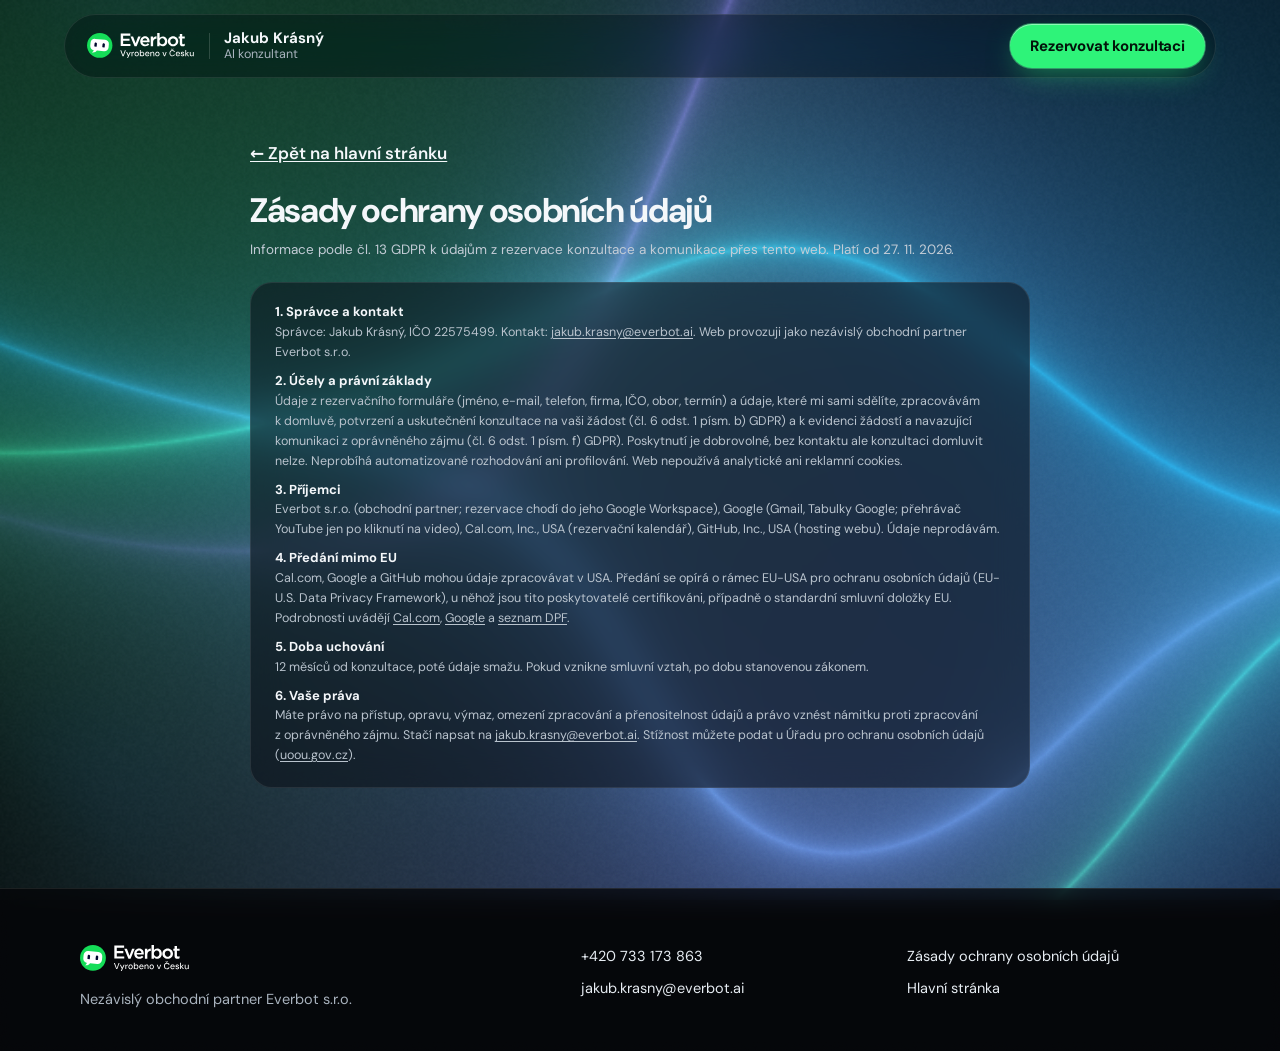
<file: v3/soukromi/index.html>
<!DOCTYPE html>
<html lang="cs">
<head>
<meta charset="utf-8">
<meta name="viewport" content="width=device-width, initial-scale=1, viewport-fit=cover">
<meta name="robots" content="noindex,nofollow">
<title>Zásady ochrany osobních údajů · Jakub Krásný</title>
<meta name="description" content="Informace o zpracování osobních údajů z rezervace konzultace na jakubkrasny.cz.">
<meta name="theme-color" content="#05070b">
<meta name="color-scheme" content="dark">
<link rel="icon" href="../favicon.svg" type="image/svg+xml">
<link rel="apple-touch-icon" href="../apple-touch-icon.png">
<link rel="preload" href="../fonts/dm-sans-latin.woff2" as="font" type="font/woff2" crossorigin>
<link rel="stylesheet" href="../css/style.css">
<script>(function(){var d=document.documentElement;d.classList.add('js');try{if(localStorage.getItem('calm')==='1')d.classList.add('calm')}catch(e){}if(matchMedia('(prefers-reduced-motion: reduce)').matches)d.classList.add('calm')})();</script>
</head>
<body>
<a class="skip" href="#obsah">Přeskočit na obsah</a>
<div class="aurora" aria-hidden="true"><canvas id="aurora"></canvas><div class="aurora-fallback"></div><div class="grain"></div></div>

<header class="site-header" id="top">
  <div class="wrap bar">
    <a class="brand" href="../" aria-label="Jakub Krásný – zpět na hlavní stránku">
      <img src="../img/everbot-logo-light.svg" alt="Everbot" width="122" height="30">
      <span class="brand-sep" aria-hidden="true"></span>
      <span class="who"><b>Jakub Krásný</b><small>AI konzultant</small></span>
    </a>
    <a class="btn btn-sm ms-auto" href="../#rezervace"><span>Rezervovat konzultaci</span></a>
  </div>
</header>

<main id="obsah" class="doc doc--terms">
  <div class="wrap">
    <a class="back" href="../">← Zpět na hlavní stránku</a>
    <h1>Zásady ochrany osobních údajů</h1>
    <p class="doc-lead">Informace podle čl.&nbsp;13 GDPR k&nbsp;údajům z&nbsp;rezervace konzultace a&nbsp;komunikace přes tento web. Platí od 27.&nbsp;11.&nbsp;2026.</p>

    <div class="terms">
    <section>
      <h2>1. Správce a&nbsp;kontakt</h2>
      <!-- [DOPLNIT: místo podnikání – adresa kanceláře Everbotu po zápisu do rejstříku] -->
      <p>Správce: Jakub Krásný, IČO 22575499. Kontakt: <a href="mailto:jakub.krasny@everbot.ai">jakub.krasny@everbot.ai</a>. Web provozuji jako nezávislý obchodní partner Everbot s.r.o.</p>
    </section>

    <section>
      <h2>2. Účely a&nbsp;právní základy</h2>
      <p>Údaje z&nbsp;rezervačního formuláře (jméno, e-mail, telefon, firma, IČO, obor, termín) a&nbsp;údaje, které mi sami sdělíte, zpracovávám k&nbsp;domluvě, potvrzení a&nbsp;uskutečnění konzultace na vaši žádost (čl.&nbsp;6 odst.&nbsp;1 písm.&nbsp;b) GDPR) a&nbsp;k&nbsp;evidenci žádostí a&nbsp;navazující komunikaci z&nbsp;oprávněného zájmu (čl.&nbsp;6 odst.&nbsp;1 písm.&nbsp;f) GDPR). Poskytnutí je dobrovolné, bez kontaktu ale konzultaci domluvit nelze. Neprobíhá automatizované rozhodování ani profilování. Web nepoužívá analytické ani reklamní cookies.</p>
    </section>

    <section>
      <h2>3. Příjemci</h2>
      <!-- [OVĚŘIT] smluvní subjekt Google (Workspace v EHP). -->
      <p>Everbot s.r.o. (obchodní partner; rezervace chodí do jeho Google Workspace), Google (Gmail, Tabulky Google; přehrávač YouTube jen po kliknutí na video), Cal.com, Inc., USA (rezervační kalendář), GitHub, Inc., USA (hosting webu). Údaje neprodávám.</p>
    </section>

    <section>
      <h2>4. Předání mimo EU</h2>
      <p>Cal.com, Google a&nbsp;GitHub mohou údaje zpracovávat v&nbsp;USA. Předání se opírá o&nbsp;rámec EU-USA pro ochranu osobních údajů (EU-U.S. Data Privacy Framework), u&nbsp;něhož jsou tito poskytovatelé certifikováni, případně o&nbsp;standardní smluvní doložky EU. Podrobnosti uvádějí <a href="https://cal.com/privacy" target="_blank" rel="noopener noreferrer">Cal.com</a>, <a href="https://policies.google.com/privacy/frameworks" target="_blank" rel="noopener noreferrer">Google</a> a&nbsp;<a href="https://www.dataprivacyframework.gov/list" target="_blank" rel="noopener noreferrer">seznam DPF</a>.</p>
    </section>

    <section>
      <h2>5. Doba uchování</h2>
      <p>12&nbsp;měsíců od konzultace, poté údaje smažu. Pokud vznikne smluvní vztah, po dobu stanovenou zákonem.</p>
    </section>

    <section>
      <h2>6. Vaše práva</h2>
      <p>Máte právo na přístup, opravu, výmaz, omezení zpracování a&nbsp;přenositelnost údajů a&nbsp;právo vznést námitku proti zpracování z&nbsp;oprávněného zájmu. Stačí napsat na <a href="mailto:jakub.krasny@everbot.ai">jakub.krasny@everbot.ai</a>. Stížnost můžete podat u&nbsp;Úřadu pro ochranu osobních údajů (<a href="https://uoou.gov.cz" target="_blank" rel="noopener noreferrer">uoou.gov.cz</a>).</p>
    </section>
    </div>
  </div>
</main>

<footer class="site-footer">
  <div class="wrap foot">
    <div class="foot-id">
      <img src="../img/everbot-logo-light.svg" alt="Everbot" width="122" height="30" loading="lazy">
      <p class="legal">Nezávislý obchodní partner Everbot s.r.o.</p>
    </div>
    <address class="foot-contact">
      <a href="tel:+420733173863">+420&nbsp;733&nbsp;173&nbsp;863</a>
      <a href="mailto:jakub.krasny@everbot.ai">jakub.krasny@everbot.ai</a>
    </address>
    <nav class="foot-links" aria-label="Patička">
      <a href="./" aria-current="page">Zásady ochrany osobních údajů</a>
      <a href="../">Hlavní stránka</a>
    </nav>
  </div>
</footer>
<script src="../js/aurora.js" defer></script>
</body>
</html>
</file>
<file: v3/css/style.css>
/* ==========================================================
   jakubkrasny.cz · v3 „Aurora“
   Tmavý, barevný, živý. Everbot mint → modrá → fialová.
   ========================================================== */
@font-face{font-family:"DM Sans";font-style:normal;font-weight:300 800;font-display:swap;src:url("../fonts/dm-sans-latin-ext.woff2") format("woff2");unicode-range:U+0100-02BA,U+02BD-02C5,U+02C7-02CC,U+02CE-02D7,U+02DD-02FF,U+0304,U+0308,U+0329,U+1D00-1DBF,U+1E00-1E9F,U+1EF2-1EFF,U+2020,U+20A0-20AB,U+20AD-20C4,U+2113,U+2C60-2C7F,U+A720-A7FF}
@font-face{font-family:"DM Sans";font-style:normal;font-weight:300 800;font-display:swap;src:url("../fonts/dm-sans-latin.woff2") format("woff2");unicode-range:U+0000-00FF,U+0131,U+0152-0153,U+02BB-02BC,U+02C6,U+02DA,U+02DC,U+0304,U+0308,U+0329,U+2000-206F,U+20AC,U+2122,U+2191,U+2193,U+2212,U+2215,U+FEFF,U+FFFD}

:root{
  --bg:#05070b; --bg2:#0a0f16; --ink:#f4f7fa; --muted:#a9b3be; --dim:#7d8894;
  --mint:#2ef379; --mint2:#5fff9c; --blue:#0096e9; --violet:#ba40ff; --pink:#ff59f7;
  --line:rgba(255,255,255,.09); --line2:rgba(255,255,255,.16);
  --glass:rgba(12,17,25,.58); --glass2:rgba(16,22,32,.72);
  --grad:linear-gradient(100deg,var(--mint2) 0%,var(--mint) 28%,var(--blue) 64%,var(--violet) 100%);
  --r:22px; --r-sm:14px;
  --wrap:1200px; --pad:clamp(20px,4vw,40px);
  --ease:cubic-bezier(.2,.7,.1,1);
  --font:"DM Sans",system-ui,-apple-system,"Segoe UI",Roboto,Arial,sans-serif;
}
*,*::before,*::after{box-sizing:border-box}
html{-webkit-text-size-adjust:100%;scroll-padding-top:84px;background:var(--bg)}
html:not(.lenis){scroll-behavior:smooth}
html.calm{scroll-behavior:auto}
body{margin:0;font-family:var(--font);font-size:17px;line-height:1.6;color:var(--ink);background:transparent;overflow-x:hidden;-webkit-font-smoothing:antialiased;text-rendering:optimizeLegibility}
img{max-width:100%;height:auto;display:block}
a{color:inherit}
p a,.text-link,.sec-lead a,.gdpr-note a,.src-note a{color:var(--mint2);text-decoration:underline;text-decoration-thickness:1px;text-underline-offset:3px}
p a:hover,.text-link:hover{color:#fff}
h1,h2,h3{margin:0;line-height:1.05;letter-spacing:-.025em;font-weight:700;text-wrap:balance}
p{margin:0}
ul,ol{margin:0;padding:0;list-style:none}
:focus-visible{outline:2px solid var(--mint);outline-offset:3px;border-radius:6px}
.sr-only{position:absolute!important;width:1px;height:1px;padding:0;margin:-1px;overflow:hidden;clip:rect(0,0,0,0);white-space:nowrap;border:0}
.skip{position:fixed;left:16px;top:-60px;z-index:100;background:var(--mint);color:#04120a;padding:10px 16px;border-radius:10px;font-weight:700;text-decoration:none}
.skip:focus{top:16px}
.wrap{width:100%;max-width:var(--wrap);margin:0 auto;padding:0 var(--pad)}
.ms-auto{margin-left:auto}
.grad{font-style:normal;background:var(--grad);-webkit-background-clip:text;background-clip:text;color:transparent;background-size:200% 100%;animation:gradShift 9s ease-in-out infinite alternate}
@keyframes gradShift{to{background-position:100% 0}}
html.calm .grad{animation:none}

/* ---------- Pozadí: aurora ---------- */
.aurora{position:fixed;inset:0;z-index:-2;pointer-events:none;background:var(--bg)}
.aurora canvas{position:absolute;inset:0;width:100%;height:100%;opacity:0;transition:opacity 1.2s var(--ease)}
.aurora.is-live canvas{opacity:1}
.aurora-fallback{position:absolute;inset:0;
  background:
   radial-gradient(60% 50% at 18% 8%,rgba(46,243,121,.32),transparent 70%),
   radial-gradient(50% 45% at 85% 20%,rgba(0,150,233,.30),transparent 70%),
   radial-gradient(55% 50% at 70% 85%,rgba(186,64,255,.26),transparent 70%),
   radial-gradient(40% 40% at 10% 90%,rgba(46,243,121,.14),transparent 70%),
   var(--bg);transition:opacity 1.2s var(--ease)}
.aurora.is-live .aurora-fallback{opacity:0}
.grain{position:absolute;inset:-50%;opacity:.07;mix-blend-mode:overlay;background-image:url("data:image/svg+xml,%3Csvg xmlns='http://www.w3.org/2000/svg' width='160' height='160'%3E%3Cfilter id='n'%3E%3CfeTurbulence type='fractalNoise' baseFrequency='.9' numOctaves='2' stitchTiles='stitch'/%3E%3C/filter%3E%3Crect width='100%25' height='100%25' filter='url(%23n)'/%3E%3C/svg%3E")}
.spot{position:fixed;left:0;top:0;width:520px;height:520px;margin:-260px 0 0 -260px;border-radius:50%;pointer-events:none;z-index:-1;background:radial-gradient(circle,rgba(95,255,156,.10),transparent 60%);transform:translate3d(-999px,-999px,0);transition:opacity .4s}
@media (hover:none){.spot{display:none}}
html.calm .spot{display:none}

/* ---------- Tlačítka ---------- */
.btn{--h:54px;position:relative;display:inline-flex;align-items:center;justify-content:center;gap:10px;height:var(--h);padding:0 28px;border-radius:999px;border:0;cursor:pointer;
  background:var(--mint);color:#03130a;font:700 16px/1 var(--font);letter-spacing:-.01em;text-decoration:none;white-space:nowrap;
  box-shadow:0 0 0 1px rgba(95,255,156,.4),0 10px 30px -8px rgba(46,243,121,.55),inset 0 1px 0 rgba(255,255,255,.45);
  transition:background .25s,box-shadow .25s,transform .25s var(--ease);overflow:hidden;isolation:isolate}
.btn::before{content:"";position:absolute;inset:0;z-index:-1;background:linear-gradient(100deg,transparent 30%,rgba(255,255,255,.55) 50%,transparent 70%);transform:translateX(-120%);transition:transform .7s var(--ease)}
.btn:hover{background:#4dfb92;box-shadow:0 0 0 1px rgba(95,255,156,.6),0 16px 44px -8px rgba(46,243,121,.75),inset 0 1px 0 rgba(255,255,255,.5)}
.btn:hover::before{transform:translateX(120%)}
.btn:active{transform:scale(.98)}
.btn span{position:relative;display:inline-block}
.btn-sm{--h:44px;padding:0 20px;font-size:15px}
.btn-ghost{display:inline-flex;align-items:center;gap:8px;height:54px;padding:0 24px;border-radius:999px;color:var(--ink);text-decoration:none;font-weight:600;
  border:1px solid var(--line2);background:rgba(255,255,255,.04);backdrop-filter:blur(10px);-webkit-backdrop-filter:blur(10px);transition:border-color .25s,background .25s}
.btn-ghost:hover{border-color:rgba(95,255,156,.6);background:rgba(46,243,121,.08)}
.btn-ghost::after{content:"→";transition:transform .25s var(--ease)}
.btn-ghost:hover::after{transform:translateX(3px)}

/* ---------- Hlavička ---------- */
.site-header{position:fixed;inset:0 0 auto;z-index:50;padding:14px 0;transition:padding .35s var(--ease)}
.site-header .bar{display:flex;align-items:center;gap:24px;height:64px;border-radius:999px;padding:0 10px 0 22px;max-width:calc(var(--wrap) - 2*var(--pad) + 32px);
  background:rgba(8,12,18,.42);border:1px solid var(--line);backdrop-filter:blur(18px) saturate(140%);-webkit-backdrop-filter:blur(18px) saturate(140%);transition:background .35s,height .35s var(--ease)}
.site-header.is-scrolled{padding:10px 0}
.site-header.is-scrolled .bar{background:rgba(8,12,18,.72);height:58px}
.brand{display:flex;align-items:center;gap:14px;text-decoration:none;min-width:0}
.brand img{width:108px;height:auto}
.brand-sep{width:1px;height:26px;background:var(--line2)}
.who{display:flex;flex-direction:column;line-height:1.15}
.who b{font-size:15px;font-weight:700;white-space:nowrap}
.who small{font-size:12.5px;color:var(--muted)}
.nav{display:flex;gap:4px;margin-left:auto}
.nav a{padding:8px 12px;border-radius:999px;font-size:15px;color:var(--muted);text-decoration:none;transition:color .2s,background .2s}
.nav a:hover,.nav a.is-active{color:#fff;background:rgba(255,255,255,.06)}
@media (max-width:1020px){.nav{display:none}.site-header .btn-sm{margin-left:auto}}
@media (max-width:520px){.brand img{width:88px}.brand-sep{display:none}.who small{display:none}.site-header .btn-sm span{font-size:0}.site-header .btn-sm span::after{content:"Rezervovat";font-size:14px}.site-header .bar{padding-left:16px}}

/* ---------- Hero ---------- */
.hero{position:relative;min-height:100vh;min-height:100svh;display:flex;align-items:center;padding:132px 0 96px}
.hero-grid{display:grid;grid-template-columns:minmax(0,1.08fr) minmax(0,1fr);gap:clamp(28px,5vw,72px);align-items:center}
.badge{display:inline-flex;align-items:center;gap:10px;padding:8px 16px 8px 12px;border-radius:999px;font-size:14.5px;font-weight:600;color:#dfffea;
  background:rgba(46,243,121,.09);border:1px solid rgba(95,255,156,.32);backdrop-filter:blur(8px);-webkit-backdrop-filter:blur(8px)}
.badge .dot{width:8px;height:8px;border-radius:50%;background:var(--mint);box-shadow:0 0 0 0 rgba(46,243,121,.7);animation:ping 2.2s infinite}
@keyframes ping{70%{box-shadow:0 0 0 10px rgba(46,243,121,0)}100%{box-shadow:0 0 0 0 rgba(46,243,121,0)}}
.hero h1{margin:26px 0 24px;font-size:clamp(42px,6.4vw,96px);line-height:.98;letter-spacing:-.045em;font-weight:700}
.hero h1 em{display:inline}
.lead{max-width:36em;font-size:clamp(17px,1.35vw,20px);color:#c9d2dc;line-height:1.55}
.hero-actions{display:flex;flex-wrap:wrap;gap:14px;margin-top:34px}
.ticks{display:flex;flex-wrap:wrap;gap:8px 22px;margin-top:22px;font-size:14.5px;color:var(--muted)}
.ticks li{display:flex;align-items:center;gap:8px}
.hero-meta{display:flex;flex-wrap:wrap;align-items:center;gap:14px 26px;margin-top:26px}
.hero-meta .ticks{flex-direction:column;gap:6px;margin-top:0}
.host{display:inline-flex;align-items:center;gap:12px;margin:0;padding:6px 18px 6px 6px;border-radius:999px;background:rgba(255,255,255,.04);border:1px solid var(--line)}
.host img{display:block;width:44px;height:44px;border-radius:50%;object-fit:cover;box-shadow:0 0 0 2px rgba(46,243,121,.55),0 0 18px rgba(186,64,255,.35)}
.host span{display:flex;flex-direction:column;line-height:1.25}
.host b{font-size:14.5px;color:var(--ink)}
.host small{font-size:13px;color:var(--muted)}
.ticks li::before{content:"";width:16px;height:16px;border-radius:50%;background:rgba(46,243,121,.16) url("data:image/svg+xml,%3Csvg xmlns='http://www.w3.org/2000/svg' viewBox='0 0 16 16'%3E%3Cpath d='M4 8.5l2.5 2.5L12 5.5' fill='none' stroke='%232ef379' stroke-width='2' stroke-linecap='round' stroke-linejoin='round'/%3E%3C/svg%3E") center/12px no-repeat}
/* rozdělený nadpis – slova jen přijedou, text je v HTML a čitelný hned */
.split .w{display:inline-block;will-change:transform}
html.js:not(.calm) .split .w{animation:wordIn .9s var(--ease) both;animation-delay:calc(var(--i) * 45ms)}
@keyframes wordIn{from{transform:translateY(.35em);opacity:.0;filter:blur(8px)}to{transform:none;opacity:1;filter:none}}

/* živé okno */
.hero-demo{position:relative;perspective:1200px}
.orb{position:absolute;z-index:1;width:70%;aspect-ratio:1;right:-12%;top:-18%;border-radius:50%;background:radial-gradient(circle at 35% 35%,rgba(95,255,156,.55),rgba(0,150,233,.25) 45%,rgba(186,64,255,.0) 70%);filter:blur(30px);animation:float 10s ease-in-out infinite alternate}
@keyframes float{to{transform:translate(-30px,40px) scale(1.08)}}
html.calm .orb,html.calm .badge .dot{animation:none}
.scroll-cue{position:absolute;left:50%;bottom:26px;width:26px;height:42px;margin-left:-13px;border-radius:14px;border:1.5px solid var(--line2)}
.scroll-cue span{position:absolute;left:50%;top:8px;width:4px;height:8px;margin-left:-2px;border-radius:2px;background:var(--mint);animation:cue 1.8s var(--ease) infinite}
@keyframes cue{60%{transform:translateY(12px);opacity:0}100%{opacity:0}}
html.calm .scroll-cue span{animation:none}

@media (max-width:900px){
  .hero{padding:112px 0 72px;min-height:auto}
  .hero-grid{grid-template-columns:1fr}
  .hero-demo{max-width:520px}
  .scroll-cue{display:none}
}

/* ---------- Sekce obecně ---------- */
.section{position:relative;padding:clamp(88px,11vw,150px) 0}
.section-tight{padding:clamp(64px,8vw,110px) 0}
.sec-head{max-width:780px;margin-bottom:clamp(36px,5vw,60px)}
.eyebrow{display:inline-flex;align-items:center;gap:10px;margin-bottom:16px;font-size:13.5px;font-weight:700;letter-spacing:.14em;text-transform:uppercase;color:var(--mint2)}
.eyebrow::before{content:"";width:22px;height:2px;border-radius:2px;background:var(--grad)}
.section h2,.scene h2{font-size:clamp(34px,4.6vw,64px);letter-spacing:-.04em}
.sec-lead{margin-top:20px;font-size:clamp(17px,1.3vw,19.5px);color:#c3ccd6;max-width:40em}
.cta-row{display:flex;flex-wrap:wrap;align-items:center;gap:16px 26px;margin-top:clamp(36px,5vw,56px)}
.cta-row p{color:var(--muted);font-size:15px}
.subhead{margin:clamp(56px,7vw,88px) 0 24px;font-size:clamp(22px,2vw,28px);letter-spacing:-.02em}
.src-note{margin-top:18px;font-size:13.5px;color:var(--dim)}
.src-note a{color:var(--muted)}
/* reveal */
html.js:not(.calm) .reveal{opacity:0;transform:translateY(28px);transition:opacity .9s var(--ease),transform .9s var(--ease)}
html.js:not(.calm) .reveal.in{opacity:1;transform:none}

/* ---------- Glass karta ---------- */
.glass,.step,.takeaways,.tile,.whys li,.audience li,.quote,.vcard,.mcard,.faq details,.band,.cal-shell,.score{
  background:var(--glass);border:1px solid var(--line);border-radius:var(--r);backdrop-filter:blur(16px) saturate(130%);-webkit-backdrop-filter:blur(16px) saturate(130%)}

/* ---------- Timeline ---------- */
.timeline-wrap{position:relative}
.timeline{position:relative;display:grid;grid-template-columns:repeat(3,1fr);gap:20px;counter-reset:s}
.step{position:relative;padding:30px 28px 30px;overflow:hidden}
.step::after{content:"";position:absolute;inset:auto -30% -60% auto;width:220px;height:220px;border-radius:50%;background:radial-gradient(circle,rgba(46,243,121,.18),transparent 65%);pointer-events:none}
.step:nth-child(2)::after{background:radial-gradient(circle,rgba(0,150,233,.2),transparent 65%)}
.step:nth-child(3)::after{background:radial-gradient(circle,rgba(186,64,255,.2),transparent 65%)}
.step-num{display:inline-grid;place-items:center;width:48px;height:48px;margin-bottom:22px;border-radius:14px;font-weight:700;font-size:16px;color:#03130a;background:var(--grad);box-shadow:0 10px 26px -10px rgba(46,243,121,.8)}
.step h3{font-size:clamp(20px,1.7vw,24px);margin-bottom:10px}
.step p{color:var(--muted)}
.timeline-line{position:absolute;left:8%;right:8%;top:54px;width:84%;height:4px;z-index:-1;overflow:visible}
.timeline-line path{fill:none;stroke:url(#none);stroke:var(--mint);stroke-width:2;stroke-dasharray:1000;stroke-dashoffset:var(--dash,0);filter:drop-shadow(0 0 6px rgba(46,243,121,.9))}
.takeaways{margin-top:20px;padding:34px clamp(24px,3vw,40px)}
.takeaways h3{font-size:22px;margin-bottom:18px}
.takeaways ul{display:grid;grid-template-columns:repeat(3,1fr);gap:22px}
.takeaways li{color:var(--muted);padding-left:18px;border-left:2px solid rgba(95,255,156,.4)}
.takeaways b{display:block;color:var(--ink);margin-bottom:4px}
@media (max-width:860px){.timeline,.takeaways ul{grid-template-columns:1fr}.timeline-line{display:none}}

/* ---------- Připnutá scéna ---------- */
.scene{position:relative}
.scene-pin{position:relative;min-height:100vh;min-height:100svh;display:flex;align-items:center;padding:110px 0 60px;overflow:hidden}
.scene-grid{display:grid;grid-template-columns:minmax(0,.9fr) minmax(0,1.1fr);gap:clamp(24px,5vw,72px);align-items:center}
.scene-copy{position:relative}
.scene-copy::before{content:"";position:absolute;inset:-10% -22% -8% -20%;z-index:-1;pointer-events:none;background:radial-gradient(closest-side,rgba(4,6,10,.72),rgba(4,6,10,.32) 62%,transparent);filter:blur(12px)}
.scene-title{font-size:clamp(52px,8vw,128px)!important;line-height:.92;margin-bottom:34px;text-shadow:0 2px 28px rgba(0,0,0,.5),0 0 40px rgba(5,7,11,.65)}
.scene-title .w-hours{position:relative;display:inline-block;color:#f3f6fa}
.scene-title .w-hours::after{content:"";position:absolute;left:-2%;right:-2%;top:54%;height:.09em;border-radius:99px;background:var(--pink);transform:scaleX(var(--strike,0));transform-origin:left;box-shadow:0 0 18px rgba(255,89,247,.8)}
.scene-title .w-minutes{display:block}
.scene-steps{display:grid;gap:18px;max-width:30em}
.scene-steps li{position:relative;padding-left:22px;color:#8893a0;transition:color .5s}
.scene-steps li::before{content:"";position:absolute;left:0;top:.55em;width:8px;height:8px;border-radius:50%;background:var(--line2);transition:background .5s,box-shadow .5s}
.scene-steps li b{color:inherit;display:block;font-size:19px;letter-spacing:-.01em;transition:color .5s}
.scene-steps li.is-on{color:#c9d2dc}
.scene-steps li.is-on b{color:#fff}
.scene-steps li.is-on::before{background:var(--mint);box-shadow:0 0 12px var(--mint)}
.scene-stage{position:relative;height:min(560px,64vh);min-height:420px}
.chips{position:absolute;inset:0}
.chip{position:absolute;left:50%;top:50%;padding:10px 16px 10px 40px;border-radius:999px;font-size:15px;font-weight:600;white-space:nowrap;color:#d8e0ea;
  background:rgba(20,26,36,.78) url("data:image/svg+xml,%3Csvg xmlns='http://www.w3.org/2000/svg' viewBox='0 0 24 24'%3E%3Ccircle cx='12' cy='12' r='9' fill='none' stroke='%23ff59f7' stroke-width='2'/%3E%3Cpath d='M12 7v5l3 2' fill='none' stroke='%23ff59f7' stroke-width='2' stroke-linecap='round'/%3E%3C/svg%3E") 14px center/18px no-repeat;
  border:1px solid var(--line2);box-shadow:0 14px 30px -14px rgba(0,0,0,.8);will-change:transform,opacity}
.hub{position:absolute;left:50%;top:50%;width:min(470px,92%);height:330px;transform:translate(-50%,-50%);display:grid;grid-template-columns:118px 1fr;border-radius:22px;overflow:hidden;
  background:linear-gradient(180deg,rgba(18,25,36,.9),rgba(9,13,20,.92));border:1px solid rgba(95,255,156,.35);box-shadow:0 0 0 1px rgba(255,255,255,.03),0 40px 120px -30px rgba(46,243,121,.45),0 0 80px -20px rgba(0,150,233,.4)}
.hub-side{display:flex;flex-direction:column;gap:6px;padding:16px 12px;border-right:1px solid var(--line);background:rgba(255,255,255,.02)}
.hub-logo{margin-bottom:8px}
.hub-side i{font-style:normal;font-size:12.5px;color:var(--muted);padding:6px 9px;border-radius:8px}
.hub-side i:first-of-type{background:rgba(46,243,121,.14);color:#dfffea}
.hub-main{padding:18px 18px}
.hub-title{font-size:13px;font-weight:700;letter-spacing:.12em;text-transform:uppercase;color:var(--mint2);margin-bottom:12px}
.hub-list{display:grid;gap:9px}
.hub-list li{display:flex;align-items:center;gap:10px;padding:10px 12px;border-radius:12px;background:rgba(255,255,255,.04);border:1px solid var(--line);font-size:14.5px;font-weight:600}
.hub-list li::before{content:"";flex:none;width:18px;height:18px;border-radius:50%;background:var(--mint) url("data:image/svg+xml,%3Csvg xmlns='http://www.w3.org/2000/svg' viewBox='0 0 16 16'%3E%3Cpath d='M4 8.5l2.5 2.5L12 5.5' fill='none' stroke='%2304140b' stroke-width='2.2' stroke-linecap='round' stroke-linejoin='round'/%3E%3C/svg%3E") center/12px no-repeat}
.scene-progress{position:absolute;left:0;right:0;bottom:0;height:2px;background:rgba(255,255,255,.05)}
.scene-progress span{display:block;height:100%;width:100%;transform-origin:left;transform:scaleX(var(--p,0));background:var(--grad)}
/* statický stav (klidná verze / bez JS): hub + čipy v řadě */
html:not(.scene-on) .chips{position:static;display:flex;flex-wrap:wrap;gap:8px;margin-bottom:18px}
html:not(.scene-on) .chip{position:static;transform:none!important}
html:not(.scene-on) .scene-stage{height:auto;min-height:0}
html:not(.scene-on) .hub{position:relative;left:auto;top:auto;transform:none;margin:0 auto}
html:not(.scene-on) .scene-steps li{color:#c9d2dc}
html:not(.scene-on) .scene-steps li b{color:#fff}
html:not(.scene-on) .scene-title .w-hours{--strike:1}
html:not(.scene-on) .scene-progress{display:none}
html.scene-on .hub{opacity:0}
@media (max-width:900px){
  .scene-grid{grid-template-columns:1fr}
  .scene-pin{padding:96px 0 40px;align-items:flex-start}
  .scene-title{margin-bottom:20px}
  .scene-stage{height:42vh;min-height:300px}
  .scene-steps{gap:10px}
  .scene-steps li{font-size:15px}
  .scene-steps li b{font-size:17px}
  .hub{height:290px;grid-template-columns:96px 1fr}
  .chip{font-size:13px;padding:8px 12px 8px 34px;background-position:11px center;background-size:15px}
}

/* ---------- Bento ---------- */
.bento{display:grid;grid-template-columns:repeat(6,1fr);grid-auto-rows:minmax(300px,auto);gap:18px}
.tile{position:relative;overflow:hidden;display:flex;flex-direction:column;padding:28px 28px 0;grid-column:span 2;transform-style:preserve-3d;transition:border-color .3s}
.tile.t-wide{grid-column:span 4}
.tile.t-tall{grid-column:span 2;grid-row:span 2}
.tile:hover{border-color:rgba(95,255,156,.35)}
.tile::before{content:"";position:absolute;inset:0;border-radius:inherit;pointer-events:none;background:radial-gradient(420px circle at var(--mx,50%) var(--my,0%),rgba(95,255,156,.14),transparent 45%);opacity:0;transition:opacity .3s}
.tile:hover::before{opacity:1}
.tile-copy{position:relative;z-index:1;max-width:30em}
.tile h3{font-size:23px;margin-bottom:8px}
.tile p{color:var(--muted);font-size:15.5px}
.shot{position:relative;margin:24px -6px 0 0;flex:1;min-height:170px;border-radius:14px 14px 0 0;overflow:hidden;border:1px solid var(--line2);border-bottom:0;box-shadow:0 -20px 60px -30px rgba(46,243,121,.5)}
.shot img{width:100%;height:100%;object-fit:cover;object-position:left top;transition:transform 1.2s var(--ease)}
.tile:hover .shot img{transform:scale(1.04)}
.t-tall .shot img{object-position:60% top}
.models{display:flex;align-items:center;gap:24px;margin-top:44px;padding:18px 0;border-top:1px solid var(--line);border-bottom:1px solid var(--line)}
.models>p{flex:none;font-size:13.5px;font-weight:700;letter-spacing:.12em;text-transform:uppercase;color:var(--dim)}
.marquee{position:relative;flex:1;overflow:hidden;-webkit-mask:linear-gradient(90deg,transparent,#000 8%,#000 92%,transparent);mask:linear-gradient(90deg,transparent,#000 8%,#000 92%,transparent)}
.marquee ul{display:flex;gap:56px;width:max-content}
.marquee li{font-size:clamp(20px,2vw,28px);font-weight:700;letter-spacing:-.02em;color:#e3e9f0;opacity:.85;white-space:nowrap}
.marquee.run ul{animation:marq 28s linear infinite}
.marquee.run:hover ul{animation-play-state:paused}
@keyframes marq{to{transform:translateX(-50%)}}
html.calm .marquee ul{animation:none!important;flex-wrap:wrap;gap:12px 32px}
.whys{display:grid;grid-template-columns:repeat(4,1fr);gap:18px;margin-top:44px}
.whys li{padding:24px}
.whys h3{font-size:18px;margin-bottom:6px}
.whys p{color:var(--muted);font-size:15px}
/* Everbot okno kolem ilustrací (stylizace v barvách Everbotu) */
@media (max-width:980px){.bento{grid-template-columns:repeat(2,1fr)}.tile,.tile.t-wide{grid-column:span 2}.tile.t-tall{grid-column:span 2;grid-row:auto}.whys{grid-template-columns:repeat(2,1fr)}}
@media (max-width:600px){.bento{grid-auto-rows:auto}.tile{padding:22px 22px 0}.shot{min-height:180px;max-height:220px}.whys{grid-template-columns:1fr}.models{flex-direction:column;align-items:flex-start;gap:12px}.marquee{width:100%}}

/* ---------- Pro koho ---------- */
.audience{display:grid;grid-template-columns:repeat(5,1fr);gap:18px}
.audience li{display:flex;flex-direction:column;padding:26px 22px 24px;min-height:100%;transition:transform .35s var(--ease),border-color .3s,box-shadow .35s}
.audience li:hover{transform:translateY(-5px);border-color:rgba(95,255,156,.4);box-shadow:0 18px 40px -24px rgba(46,243,121,.45)}
.ico{display:grid;place-items:center;width:46px;height:46px;margin-bottom:18px;border-radius:14px;background:linear-gradient(135deg,rgba(46,243,121,.2),rgba(0,150,233,.18));border:1px solid rgba(95,255,156,.3)}
.ico svg{width:22px;height:22px;fill:none;stroke:var(--mint2);stroke-width:1.8;stroke-linecap:round;stroke-linejoin:round}
.audience h3{font-size:18px;margin-bottom:6px}
.audience p{color:var(--muted);font-size:15px}
@media (max-width:1020px){.audience{grid-template-columns:repeat(2,1fr)}}
@media (max-width:520px){.audience{grid-template-columns:1fr}}

/* ---------- Kdo jsem ---------- */
#kdo-jsem{padding-top:clamp(64px,7vw,108px)}
.who-grid{display:grid;grid-template-columns:minmax(0,1fr) minmax(0,1.05fr);gap:clamp(32px,6vw,80px);align-items:center}
.portrait{position:relative;margin:0;aspect-ratio:5/6;border-radius:28px;overflow:hidden;isolation:isolate;
  background:radial-gradient(60% 55% at 70% 30%,rgba(186,64,255,.22),transparent 70%),radial-gradient(70% 60% at 25% 75%,rgba(46,243,121,.16),transparent 70%),radial-gradient(80% 70% at 50% 40%,rgba(0,150,233,.16),transparent 70%),rgba(6,9,14,.6);border:1px solid var(--line)}
.portrait::after{content:"";position:absolute;inset:0;z-index:2;border-radius:inherit;pointer-events:none;box-shadow:inset 0 0 0 1px rgba(255,255,255,.04),inset 0 -120px 120px -60px rgba(5,7,11,.9)}
.portrait picture{position:absolute;inset:0;display:block}
.portrait-photo{position:absolute;inset:0;width:100%;height:100%;object-fit:contain;object-position:center bottom;filter:drop-shadow(-10px 0 30px rgba(46,243,121,.22)) drop-shadow(12px 0 34px rgba(186,64,255,.22))}
.portrait canvas{position:absolute;inset:0;z-index:1;width:100%;height:100%;display:block;mix-blend-mode:screen;transition:opacity 1.4s var(--ease)}
/* S WebGL: fotka se odkryje, až se částice složí; pak zůstanou jen jako jemný třpyt (a reagují na kurzor) */
html.js:not(.calm) .portrait.is-gl .portrait-photo{opacity:0;transition:opacity 1.6s var(--ease)}
html.js:not(.calm) .portrait.is-gl.is-formed .portrait-photo{opacity:1}
.portrait.is-gl.is-formed canvas{opacity:.16}
.portrait.is-gl.is-formed:hover canvas{opacity:.55}
html.calm .portrait canvas{display:none}
.who-copy h2{margin-bottom:6px}
.who-quote{margin:22px 0 0;padding:18px 22px;border-radius:var(--r);background:linear-gradient(135deg,rgba(46,243,121,.10),rgba(186,64,255,.08));border:1px solid rgba(95,255,156,.22)}
.who-quote blockquote{margin:0;font-size:18px;line-height:1.5;color:#eef3f8}
.who-quote figcaption{margin-top:10px;font-size:14px;color:var(--muted)}
.partner{margin:16px 0 20px;font-size:14.5px;color:var(--muted)}
@media (max-width:900px){.who-grid{grid-template-columns:1fr}.portrait{max-width:460px;width:100%;margin:0 auto}}
.field{display:grid;grid-template-columns:minmax(0,440px) minmax(0,1fr);gap:clamp(28px,5vw,64px);align-items:center;margin-top:clamp(56px,8vw,96px);padding:clamp(18px,2.2vw,26px);border-radius:28px;
  background:var(--glass);border:1px solid var(--line);backdrop-filter:blur(16px) saturate(130%);-webkit-backdrop-filter:blur(16px) saturate(130%)}
.field-photo{margin:0}
.field-photo img{display:block;width:100%;height:auto;aspect-ratio:1/1;object-fit:cover;border-radius:20px;border:1px solid var(--line2);box-shadow:0 30px 80px -30px rgba(0,0,0,.8)}
.field-photo figcaption{margin-top:10px;font-size:13.5px;color:var(--muted)}
.field-copy{padding:8px clamp(4px,2vw,28px) 8px 0}
.field-copy h3{font-size:clamp(24px,2.6vw,32px);line-height:1.15;margin:6px 0 12px}
.field-copy p:not(.eyebrow){color:var(--muted);font-size:17px;max-width:46ch;margin-bottom:22px}
@media (max-width:900px){.field{grid-template-columns:1fr}.field-copy{padding:0 6px 8px}}

/* ---------- Reference ---------- */
.quotes{columns:3 320px;column-gap:18px}
.quote{break-inside:avoid;margin:0 0 18px;padding:26px;display:flex;flex-direction:column;gap:14px;transition:border-color .3s,transform .35s var(--ease)}
.quote:hover{border-color:rgba(95,255,156,.35);transform:translateY(-3px)}
.quote blockquote{margin:0}
.quote blockquote p{font-size:16.5px;line-height:1.55;color:#dfe6ee}
.quote mark{background:linear-gradient(transparent 58%,rgba(46,243,121,.32) 58%);color:#fff;padding:0 1px}
.q-feat{background:linear-gradient(160deg,rgba(46,243,121,.14),rgba(0,150,233,.08) 50%,rgba(186,64,255,.12)),var(--glass);border-color:rgba(95,255,156,.3)}
.q-feat blockquote p{font-size:clamp(19px,1.6vw,22px);line-height:1.45;color:#fff}
.stars{color:#ffd166;letter-spacing:2px;font-size:15px}
.quote footer{display:flex;align-items:center;gap:12px}
.initial{display:grid;place-items:center;flex:none;width:42px;height:42px;border-radius:50%;font-weight:700;font-size:14px;color:#03130a;background:var(--grad)}
.quote footer strong{display:block;font-size:15.5px}
.quote footer small{display:block;font-size:13.5px;color:var(--muted)}
.videos{display:grid;grid-template-columns:repeat(4,1fr);gap:18px}
.vcard{display:flex;flex-direction:column;text-align:left;padding:0;overflow:hidden;cursor:pointer;color:inherit;font:inherit;transition:border-color .3s,transform .35s var(--ease)}
.vcard:hover{border-color:rgba(95,255,156,.4);transform:translateY(-4px)}
.thumb{position:relative;display:block;aspect-ratio:16/10;overflow:hidden}
.thumb img{width:100%;height:100%;object-fit:cover;transition:transform .8s var(--ease)}
.vcard:hover .thumb img{transform:scale(1.06)}
.play{position:absolute;left:50%;top:50%;display:grid;place-items:center;width:56px;height:56px;margin:-28px 0 0 -28px;border-radius:50%;background:rgba(46,243,121,.92);color:#03130a;box-shadow:0 0 0 8px rgba(46,243,121,.18);transition:transform .3s var(--ease)}
.vcard:hover .play{transform:scale(1.1)}
.pad{display:flex;flex-direction:column;gap:14px;padding:18px 18px 20px;flex:1}
.vq{font-size:14.5px;line-height:1.5;color:#d4dce5}
.who-line{display:flex;align-items:center;gap:10px;margin-top:auto}
.who-line img{width:38px;height:38px;border-radius:50%;object-fit:cover}
.who-line strong{display:block;font-size:14.5px}
.who-line small{display:block;font-size:12.5px;color:var(--muted)}
.score{display:flex;align-items:center;gap:20px;margin-top:22px;padding:18px 24px;max-width:720px}
.score p:first-child{flex:none;font-size:40px;font-weight:700;letter-spacing:-.03em;line-height:1}
.score p:first-child span{font-size:18px;color:var(--muted);margin-left:4px}
.score p:last-child{font-size:14.5px;color:var(--muted)}
@media (max-width:1020px){.videos{grid-template-columns:repeat(2,1fr)}}
@media (max-width:520px){.videos{grid-template-columns:1fr}.score{flex-direction:column;align-items:flex-start;gap:8px}}

/* ---------- Média ---------- */
.media{display:grid;grid-auto-flow:column;grid-auto-columns:minmax(260px,1fr);grid-auto-rows:1fr;gap:18px;overflow-x:auto;padding-bottom:12px;scroll-snap-type:x mandatory;scrollbar-width:thin;scrollbar-color:rgba(95,255,156,.4) transparent;align-items:stretch}
.mcard{scroll-snap-align:start;align-self:stretch;display:flex;flex-direction:column;height:100%;min-height:100%;overflow:hidden;text-decoration:none;transition:border-color .3s,transform .35s var(--ease),box-shadow .35s}
.mcard:hover{border-color:rgba(95,255,156,.4);transform:translateY(-4px)}
.mcard>img{aspect-ratio:16/9;object-fit:cover;width:100%;filter:saturate(.85)}
.mcard:hover>img{filter:none}
.podcast{display:grid;place-items:center;aspect-ratio:16/9;background:linear-gradient(135deg,rgba(186,64,255,.35),rgba(0,150,233,.25))}
.podcast svg{fill:none;stroke:#fff;stroke-width:1.6;stroke-linecap:round}
.mcard .tag{font-size:12.5px;font-weight:700;letter-spacing:.1em;text-transform:uppercase;color:var(--mint2)}
.mcard strong{font-size:16.5px;line-height:1.35;letter-spacing:-.01em;flex:1}
@media (min-width:1180px){.media{grid-auto-flow:row;grid-template-columns:repeat(5,1fr);overflow:visible;padding-bottom:0}}
.mcard small{color:var(--muted);font-size:13.5px}

/* ---------- FAQ ---------- */
.faq-grid{display:grid;grid-template-columns:minmax(0,.8fr) minmax(0,1.2fr);gap:clamp(32px,6vw,80px);align-items:start}
.faq-grid .sec-head{position:sticky;top:110px}
.faq{display:grid;gap:12px}
.faq details{padding:0;overflow:hidden;transition:border-color .3s,background .3s}
.faq details:hover{border-color:rgba(95,255,156,.28)}
.faq details[open]{border-color:rgba(95,255,156,.3);background:var(--glass2)}
.faq summary{display:flex;align-items:center;justify-content:space-between;gap:16px;padding:22px 24px;cursor:pointer;font-weight:700;font-size:17.5px;list-style:none}
.faq summary::-webkit-details-marker{display:none}
.faq summary::after{content:"";flex:none;width:28px;height:28px;border-radius:50%;border:1px solid var(--line2);background:url("data:image/svg+xml,%3Csvg xmlns='http://www.w3.org/2000/svg' viewBox='0 0 24 24'%3E%3Cpath d='M12 6v12M6 12h12' stroke='%235fff9c' stroke-width='2' stroke-linecap='round'/%3E%3C/svg%3E") center/14px no-repeat;transition:transform .35s var(--ease)}
.faq details[open] summary::after{transform:rotate(45deg)}
.faq details p{padding:0 24px 22px;color:#c3ccd6}
@media (max-width:900px){.faq-grid{grid-template-columns:1fr}.faq-grid .sec-head{position:static}}

/* ---------- Registrace ---------- */
.band{display:flex;align-items:center;justify-content:space-between;gap:28px;padding:clamp(28px,4vw,48px);background:linear-gradient(110deg,rgba(46,243,121,.12),rgba(0,150,233,.10) 55%,rgba(186,64,255,.12)),var(--glass)}
.band h2{font-size:clamp(26px,3vw,40px)!important;margin-bottom:10px}
.band p:not(.eyebrow){color:#c3ccd6;max-width:36em}
@media (max-width:760px){.band{flex-direction:column;align-items:flex-start}}

/* ---------- Rezervace ---------- */
.book{padding-bottom:clamp(100px,12vw,160px)}
.book::before{content:"";position:absolute;inset:10% 0 0;z-index:-1;background:radial-gradient(50% 50% at 70% 50%,rgba(46,243,121,.16),transparent 70%),radial-gradient(40% 40% at 20% 70%,rgba(186,64,255,.12),transparent 70%);pointer-events:none}
.book-grid{display:grid;grid-template-columns:minmax(0,.75fr) minmax(0,1.25fr);gap:clamp(28px,5vw,64px);align-items:start}
.book-copy h2{margin-bottom:26px}
.book-copy>p{color:#c3ccd6;margin-top:18px;font-size:16px}
.book-facts{display:grid;gap:10px}
.book-facts li{display:flex;gap:10px;align-items:baseline;padding:14px 18px;border-radius:14px;background:rgba(255,255,255,.04);border:1px solid var(--line);color:var(--muted)}
.book-facts b{color:#fff;font-size:17px}
.gdpr-note{font-size:14px!important;color:var(--muted)!important;padding:14px 16px;border-radius:14px;border:1px dashed var(--line2)}
.contact{font-size:15.5px!important}
.contact a{color:#fff;font-weight:600;text-decoration:none;border-bottom:1px solid rgba(95,255,156,.5)}
.cal-shell{padding:10px;border-color:rgba(95,255,156,.28);box-shadow:0 0 0 1px rgba(255,255,255,.02),0 40px 120px -40px rgba(46,243,121,.45)}
.cal-inline{position:relative;min-height:640px;border-radius:16px;overflow:hidden;background:rgba(5,7,11,.6)}
.cal-inline iframe{border-radius:16px}
.cal-loading{position:absolute;inset:0;display:flex;align-items:center;justify-content:center;gap:12px;color:var(--muted);font-size:15px}
.spinner{width:20px;height:20px;border-radius:50%;border:2px solid var(--line2);border-top-color:var(--mint);animation:spin .9s linear infinite}
@keyframes spin{to{transform:rotate(360deg)}}
.alt-cal{padding:12px 8px 4px;font-size:14.5px;text-align:center}
@media (max-width:980px){.book-grid{grid-template-columns:1fr}}

/* ---------- Patička ---------- */
.site-footer{position:relative;padding:56px 0 calc(40px + env(safe-area-inset-bottom));border-top:1px solid var(--line);background:rgba(4,6,9,.75);backdrop-filter:blur(10px);-webkit-backdrop-filter:blur(10px)}
.foot{display:grid;grid-template-columns:1.6fr 1fr 1fr;gap:32px;font-size:14.5px;color:var(--muted)}
.foot-id img{width:110px;margin-bottom:16px}
.legal{max-width:40em;line-height:1.55}
.legal+.legal{margin-top:8px}
.foot-contact{display:flex;flex-direction:column;gap:8px;font-style:normal}
.foot-contact a,.foot-links a{color:#e6ecf2;text-decoration:none}
.foot-contact a:hover,.foot-links a:hover{color:var(--mint2)}
.foot-links{display:flex;flex-direction:column;gap:8px;align-items:flex-start}
.calm-toggle{margin-top:6px;padding:8px 14px;border-radius:999px;border:1px solid var(--line2);background:transparent;color:var(--muted);font:600 13.5px var(--font);cursor:pointer}
.calm-toggle:hover{color:#fff;border-color:rgba(95,255,156,.5)}
.calm-toggle[aria-pressed="true"]{color:#03130a;background:var(--mint);border-color:var(--mint)}
@media (max-width:860px){.foot{grid-template-columns:1fr}.site-footer{padding-bottom:calc(110px + env(safe-area-inset-bottom))}}

/* ---------- Mobilní dock ---------- */
.dock{position:fixed;left:12px;right:12px;bottom:calc(12px + env(safe-area-inset-bottom));z-index:40;display:none;align-items:center;justify-content:space-between;gap:12px;padding:10px 10px 10px 18px;border-radius:999px;
  background:rgba(10,14,20,.82);border:1px solid var(--line2);backdrop-filter:blur(16px);-webkit-backdrop-filter:blur(16px);box-shadow:0 20px 50px -20px rgba(0,0,0,.9);transform:translateY(140%);transition:transform .45s var(--ease)}
.dock p{font-size:14px;font-weight:600}
.dock.show{transform:none}
@media (max-width:860px){.dock{display:flex}.scene-pin{padding-bottom:calc(108px + env(safe-area-inset-bottom))}}

/* ---------- Přehrávač ---------- */
dialog#player{width:min(960px,94vw);padding:0;border:1px solid var(--line2);border-radius:20px;background:#070a0f;color:var(--ink);overflow:hidden}
dialog#player::backdrop{background:rgba(2,4,6,.82);backdrop-filter:blur(6px)}
.player-bar{display:flex;align-items:center;justify-content:space-between;padding:12px 16px;border-bottom:1px solid var(--line)}
.player-close{padding:8px 14px;border-radius:999px;border:1px solid var(--line2);background:transparent;color:#fff;font:600 14px var(--font);cursor:pointer}
.player-ratio{position:relative;aspect-ratio:16/9}
.player-ratio iframe{position:absolute;inset:0;width:100%;height:100%;border:0}

/* ---------- Klidná verze ---------- */
html.calm *,html.calm *::before,html.calm *::after{transition-duration:.01ms!important;animation-duration:.01ms!important;animation-iteration-count:1!important}
@media (prefers-reduced-motion:reduce){*,*::before,*::after{transition-duration:.01ms!important;animation-duration:.01ms!important;animation-iteration-count:1!important;scroll-behavior:auto!important}}

/* ---------- Podstránka: zásady ---------- */
.doc{padding:140px 0 100px}
.doc .wrap{max-width:860px}
.doc h1{font-size:clamp(36px,5vw,60px);letter-spacing:-.04em;margin-bottom:18px}
.doc .doc-lead{font-size:18px;color:#c3ccd6;margin-bottom:34px}
.doc section{padding:28px 30px;margin-bottom:16px;background:var(--glass);border:1px solid var(--line);border-radius:var(--r);backdrop-filter:blur(16px);-webkit-backdrop-filter:blur(16px)}
.doc h2{font-size:22px;letter-spacing:-.02em;margin-bottom:12px}
.doc p,.doc li{color:#cdd5de;font-size:16px}
.doc p+p{margin-top:10px}
.doc ul{list-style:disc;padding-left:22px;display:grid;gap:6px;margin-top:8px}
.doc ul li::marker{color:var(--mint)}
.todo{display:inline;padding:0;border-radius:0;background:transparent;color:#f3d8ff;font-weight:600;font-size:.95em;border-bottom:1px dotted rgba(243,216,255,.8)}
.back{display:inline-flex;margin-bottom:26px;color:var(--mint2);text-decoration:none;font-weight:600}
.back:hover{color:#fff}

/* čitelnost textu přes shader */
.hero-copy{position:relative}
.hero-copy::before{content:"";position:absolute;inset:-12% -18% -14% -22%;z-index:-1;pointer-events:none;background:radial-gradient(closest-side,rgba(4,6,10,.62),rgba(4,6,10,.28) 60%,transparent);filter:blur(10px)}
.hero h1,.lead{text-shadow:0 2px 24px rgba(0,0,0,.35)}
html,body{overflow-x:clip}
.hero{overflow-x:clip}
@media (max-width:520px){.site-header{padding:10px 0}.site-header .bar{width:calc(100% - 16px);height:58px}}

/* ============ Everbot chat – věrná rekonstrukce aplikace (app.everbot.ai) ============ */
.eba-sprite{position:absolute;width:0;height:0;overflow:hidden}
.ebx-stage{position:relative;z-index:2;margin:0;perspective:1600px}
.ebx-stage--show{margin:0 0 72px}
.ebx{position:relative;z-index:2;border-radius:20px;background:#0c1119;padding:0 6px 6px;transform-style:preserve-3d;
  box-shadow:0 50px 120px -40px rgba(0,0,0,.9),0 0 0 1px rgba(255,255,255,.06),0 0 80px -20px rgba(46,243,121,.45),0 0 120px -30px rgba(186,64,255,.55)}
.ebx::before{content:"";position:absolute;inset:-1px;border-radius:inherit;padding:1px;pointer-events:none;
  background:linear-gradient(140deg,rgba(95,255,156,.85),rgba(0,150,233,.3) 40%,rgba(186,64,255,.75));
  -webkit-mask:linear-gradient(#000 0 0) content-box,linear-gradient(#000 0 0);-webkit-mask-composite:xor;mask-composite:exclude}
.ebx::after{content:"";position:absolute;inset:0;border-radius:inherit;pointer-events:none;z-index:3;
  background:linear-gradient(115deg,rgba(255,255,255,.10) 0%,rgba(255,255,255,0) 28%,rgba(255,255,255,0) 72%,rgba(255,255,255,.05) 100%)}
.ebx-chrome{display:flex;align-items:center;gap:12px;height:34px;padding:0 8px}
.ebx-dots{display:flex;gap:6px}.ebx-dots i{width:10px;height:10px;border-radius:50%;background:rgba(255,255,255,.16)}
.ebx-dots i:first-child{background:#ff5f57}.ebx-dots i:nth-child(2){background:#febc2e}.ebx-dots i:nth-child(3){background:#28c840}
.ebx-url{flex:0 1 260px;margin:0 auto;display:flex;align-items:center;justify-content:center;gap:6px;height:22px;border-radius:8px;background:rgba(255,255,255,.07);color:#9aa6b2;font-size:11.5px;letter-spacing:.01em}
.ebx-url .ic{width:11px;height:11px}
.ebx-sp{width:46px}
/* podlaha / odraz */
.ebx-stage::after{content:"";position:absolute;z-index:1;left:8%;right:8%;bottom:-46px;height:90px;border-radius:50%;pointer-events:none;
  background:radial-gradient(closest-side,rgba(46,243,121,.38),rgba(0,150,233,.22) 55%,rgba(186,64,255,0));filter:blur(26px)}
.ebx--show{-webkit-box-reflect:below 10px linear-gradient(transparent 90%,rgba(255,255,255,.09))}

/* aplikace */
.eba{--t:#1f2328;--t2:#5d646b;--t3:#8a9096;--bd:#e9ecef;--rail:#f1f4f7;--act:#d4eaf7;--blue:#0096e9;--grn:#22e06b;
  position:relative;display:grid;grid-template-columns:auto auto minmax(0,1fr);grid-template-rows:minmax(0,1fr);overflow:hidden;border-radius:14px;background:#fff;color:var(--t);
  font:400 13.5px/1.55 var(--font);letter-spacing:0;text-align:left;contain:layout paint}
.eba svg.ic{width:18px;height:18px;flex:none;fill:none;stroke:currentColor;stroke-width:1.6;stroke-linecap:round;stroke-linejoin:round}
.eba svg.mi{width:14px;height:14px;flex:none}
.eba--show{height:640px}
.eba--hero{height:500px;grid-template-columns:auto minmax(0,1fr)}
/* lišta */
.eba-rail{display:flex;flex-direction:column;min-height:0;overflow:hidden;width:196px;padding:12px 8px 10px;background:var(--rail)}
.eba-rail-top{display:flex;align-items:center;justify-content:space-between;padding:2px 6px 18px}
.eba-rail-top .ic{color:#6b7177}
.eba-navs{display:flex;flex-direction:column;gap:2px}
.eba-nav{display:flex;align-items:center;gap:11px;height:36px;padding:0 10px;border-radius:10px;color:#2b3036;font-size:13.5px}
.eba-nav .ic{color:#4a5157}
.eba-nav.on{background:var(--act);color:var(--blue);font-weight:500}.eba-nav.on .ic{color:var(--blue)}
.eba-nav em{margin-left:auto;font:600 10.5px/1 var(--font);font-style:normal;padding:4px 7px;border-radius:6px;background:#dcf7e6;color:#1aa34f}
.eba-nav--more{margin-top:10px}.eba-nav--more .ic:last-child{margin-left:auto;width:14px;height:14px}
.eba-user-card{margin-top:auto;display:flex;align-items:center;gap:10px;padding:9px 10px;border-radius:12px;background:#fff;box-shadow:0 1px 2px rgba(0,0,0,.04)}
.eba-user-card b{display:block;font-size:12.5px;font-weight:600}.eba-user-card small{display:block;font-size:11px;color:var(--t3)}
.eba-user-card .ic{margin-left:auto;width:15px;height:15px;color:var(--t3)}
.eba-avatar{display:grid;place-items:center;flex:none;width:30px;height:30px;border-radius:50%;background:#1d2733;color:#fff;font-size:11px;font-weight:600}
.eba-rail--mini{width:56px;align-items:center;padding:12px 6px;gap:2px;overflow:hidden}
.eba-rail--mini .eba-nav{width:38px;height:32px;padding:0;justify-content:center}
.eba-rail--mini .eba-avatar{margin-top:auto;width:28px;height:28px}
.eba-logo-ic{display:block;width:28px;height:28px;margin-bottom:12px}.eba-logo-ic svg{width:100%;height:100%}
/* postranní panel chatu */
.eba-sb{position:relative;width:224px;padding:12px 12px 0;border-right:1px solid var(--bd);overflow:hidden;font-size:13.5px}
.eba-sb-top{display:flex;justify-content:flex-end;gap:14px;padding:2px 4px 12px;color:#6b7177}
.eba-sb-i{display:flex;align-items:center;gap:10px;height:34px;padding:0 6px;color:#2b3036}
.eba-sb-i .ic:last-child:not(:first-child){width:14px;height:14px;margin-left:-4px}
.eba-sb-h{display:flex;align-items:center;justify-content:space-between;margin:16px 0 6px;padding:0 6px;font-weight:600;font-size:13.5px}
.eba-sb-h .ic{width:16px;height:16px}
.eba-sb-p{display:flex;align-items:center;gap:7px;height:28px;padding:0 6px;font-size:11.5px;color:#3a4046}.eba-sb-p .ic{width:14px;height:14px}
.eba-sb-c{display:block;padding:6px 6px;border-radius:8px;font-size:11.5px;color:#3a4046;white-space:nowrap;overflow:hidden;text-overflow:ellipsis}
.eba-sb-c.on{background:var(--rail)}
.eba-sb-scroll{position:absolute;right:3px;top:62px;width:3px;height:42%;border-radius:3px;background:#d9d9d9}
/* hlavní plocha */
.eba-main{position:relative;display:flex;flex-direction:column;min-width:0;background:#fff}
.eba-top{display:flex;align-items:center;gap:10px;height:52px;flex:none;padding:0 18px}
.eba-top>b{font-size:16px;font-weight:500;letter-spacing:-.005em}
.eba-mtop{display:none}
.eba-top-r{margin-left:auto;display:flex;align-items:center;gap:14px;color:#3a4046}
.eba-fb{display:flex;align-items:center;gap:6px;height:28px;padding:0 10px;border:1px solid var(--bd);border-radius:999px;font-size:12px}.eba-fb .ic{width:14px;height:14px}
.eba-bell{position:relative;display:flex}.eba-bell i{position:absolute;right:-1px;top:-1px;width:7px;height:7px;border-radius:50%;background:#ef4444;box-shadow:0 0 0 2px #fff}
.eba-share{display:flex;align-items:center;gap:6px;height:30px;padding:0 12px;border-radius:999px;background:#fff;font-size:12.5px;font-weight:500;box-shadow:0 1px 3px rgba(0,0,0,.06),0 4px 14px rgba(0,0,0,.07)}
.eba-share .ic{width:14px;height:14px}
.eba-share--float{position:absolute;right:16px;top:60px;z-index:2}
.eba-thread{position:relative;flex:1;min-height:0;overflow:hidden}
.eba-col{max-width:600px;margin:0 auto;padding:22px 26px 26px}
.eba--hero .eba-col{padding:14px 18px 20px}
.eba-empty{display:flex;flex-direction:column;align-items:center;text-align:center;padding-top:34px}
.eba-rocket{display:grid;place-items:center;width:48px;height:48px;border-radius:12px;background:#f1f4f7;margin-bottom:12px}.eba-rocket .ic{width:26px;height:26px;stroke-width:1.5}
.eba-empty b{font-size:15px;font-weight:500}.eba-empty p{max-width:300px;margin:8px 0 0;font-size:12.5px;color:#3a4046}
.eba-user{display:flex;justify-content:flex-end;margin:6px 0 22px}
.eba-user p{max-width:78%;margin:0;padding:11px 16px;border-radius:18px;background:#f1f4f7;font-size:13px;line-height:1.62;color:#2b3036}
.eba-pill{display:inline-flex;align-items:center;gap:7px;height:26px;padding:0 10px;border-radius:9px;background:#e9ecef;font-size:12px;font-weight:500;color:#2b3036}
.eba-dots{display:none;gap:4px;margin-left:10px;vertical-align:middle}.eba-dots i{width:6px;height:6px;border-radius:50%;background:#b8bec4;animation:ebaDot 1s infinite}
.eba-dots i:nth-child(2){animation-delay:.15s}.eba-dots i:nth-child(3){animation-delay:.3s}
@keyframes ebaDot{40%{transform:translateY(-3px);background:#7d848b}}
.eba.is-think .eba-dots{display:inline-flex}
.eba-md{margin-top:10px;font-size:13.5px;line-height:1.75;color:#1f2328}
.eba-md p{margin:0 0 10px}.eba-md strong{font-weight:700}
.eba-md ul{margin:0 0 12px;padding-left:20px;list-style:disc}.eba-md li{margin:2px 0}.eba-md li::marker{color:#1f2328}
.eba-act{display:flex;align-items:center;gap:14px;margin-top:4px;color:#6b7177}.eba-act .ic{width:15px;height:15px}
.eba-cmp{margin-left:auto;display:flex;align-items:center;gap:8px;font-size:11.5px;color:#8a9096}
.eba-cmp-l{display:flex}.eba-cmp-l i{display:grid;place-items:center;width:20px;height:20px;margin-left:-4px;border-radius:50%;background:#eef0f2;box-shadow:0 0 0 2px #fff}
.eba .eba-cmp-l svg.mi{width:12px;height:12px}.eba-cmp>.ic{width:13px;height:13px}
.eba-comp{flex:none;padding:0 22px 8px}
.eba-card{max-width:600px;margin:0 auto;padding:12px 12px 10px 14px;border-radius:22px;background:#fff;border:1px solid #eef0f2;box-shadow:0 2px 6px rgba(0,0,0,.03),0 10px 30px rgba(20,30,40,.08)}
.eba-in{position:relative;min-height:22px;padding:0 2px 10px;font-size:13.5px;line-height:1.55;color:#1f2328}
.eba-ph{color:#8a9096}
.eba.has-text .eba-ph,.eba.is-typing .eba-ph{display:none}
.eba.is-typing .eba-typed::after{content:"";display:inline-block;width:1.5px;height:1.05em;margin-left:1px;vertical-align:-2px;background:#1f2328;animation:blink 1s steps(2) infinite}
.eba-row{display:flex;align-items:center;gap:12px;color:#3a4046}
.eba-mp{display:inline-flex;align-items:center;gap:7px;height:30px;padding:0 10px;border-radius:10px;background:#f1f4f7;font-size:13px;font-weight:500;color:#1f2328;transition:background .2s}
.eba-mp .ic{width:15px;height:15px}.eba-mp>.ic:last-child{width:13px;height:13px}
.eba-mp-ic{display:flex}.eba .eba-mp-ic svg.mi{width:15px;height:15px}
.eba-mp.is-press{background:#e2e7ec}
.eba-row-r{margin-left:auto;display:flex;align-items:center;gap:12px}
.eba-send{position:relative;display:grid;place-items:center;width:30px;height:30px;border-radius:50%;background:var(--grn);color:#0b0f0c;transition:transform .18s,box-shadow .3s}
.eba-send .ic{position:absolute;width:17px;height:17px;stroke-width:2.2;transition:opacity .2s,transform .2s}
.eba-send .ic:last-child{opacity:0;transform:scale(.6)}
.eba.has-text .eba-send .ic:first-child{opacity:0;transform:scale(.6)}.eba.has-text .eba-send .ic:last-child{opacity:1;transform:none}
.eba.has-text .eba-send{box-shadow:0 0 0 5px rgba(34,224,107,.18)}
.eba-send.is-press{transform:scale(.86)}
.eba-disc{margin:7px 0 0;text-align:center;font-size:10.5px;color:#6b7177}
.eba--hero .eba-comp{padding:0 14px 8px}
.eba--hero .eba-disc{font-size:10px}
/* výběr modelu (modal jako v aplikaci) */
.eba-modal{position:absolute;inset:0;z-index:5;display:grid;place-items:center;background:rgba(240,242,245,.55);backdrop-filter:blur(3px);-webkit-backdrop-filter:blur(3px);opacity:0;visibility:hidden;transition:opacity .35s,visibility .35s}
.eba-pk{width:min(500px,92%);padding:16px 14px 10px;border-radius:18px;background:#fff;box-shadow:0 24px 60px -10px rgba(20,30,40,.28);transform:translateY(12px) scale(.98);transition:transform .45s var(--ease)}
.eba.is-picker .eba-modal{opacity:1;visibility:visible}.eba.is-picker .eba-pk{transform:none}
.eba-pk-h{display:flex;justify-content:space-between;align-items:center;margin:0 4px 12px}.eba-pk-h b{font-size:15px;font-weight:600}.eba-pk-h .ic{width:16px;height:16px}
.eba-pk-s{display:flex;align-items:center;gap:8px;height:34px;padding:0 12px;border-radius:10px;background:#f1f4f7;color:#8a9096;font-size:12.5px}.eba-pk-s .ic{width:15px;height:15px}
.eba-pk-f{display:flex;gap:14px;margin:12px 6px 8px;font-size:11.5px;font-weight:500}.eba-pk-f span{display:flex;align-items:center;gap:3px}.eba-pk-f span:first-child{margin-right:auto}.eba-pk-f .ic{width:12px;height:12px}
.eba-pk-r{display:flex;align-items:center;gap:12px;padding:8px;border-radius:10px;transition:background .25s}
.eba-pk-r.on{background:#eef1f4}
.eba-pk-ic{display:grid;place-items:center;flex:none;width:34px;height:34px;border-radius:9px;background:#f4f5f7;box-shadow:inset 0 0 0 1px #eceff2}.eba .eba-pk-ic svg.mi{width:20px;height:20px}
.eba-pk-r>span:last-child{min-width:0}.eba-pk-r b{display:block;font-size:12.5px;font-weight:600}.eba-pk-r small{display:block;font-size:11px;color:#6b7177;white-space:nowrap;overflow:hidden;text-overflow:ellipsis}
.eba-cursor{position:absolute;z-index:6;left:0;top:0;width:20px;height:20px;opacity:0;pointer-events:none;transition:transform .9s var(--ease),opacity .3s;filter:drop-shadow(0 2px 3px rgba(0,0,0,.25))}
.eba-cursor svg{width:100%;height:100%}
/* animace: stavy */
.eba .w{opacity:1}
.eba.is-anim .eba-md .w{opacity:0;transition:opacity .28s}
.eba.is-anim .eba-md .w.on{opacity:1}
.eba.is-anim .eba-md li{list-style:none}.eba.is-anim .eba-md li.on{list-style:disc}
.eba-empty,.eba-user,.eba-ans,.eba-act{transition:opacity .45s,transform .5s var(--ease)}
.eba.st-empty .eba-user,.eba.st-empty .eba-ans{display:none}
.eba:not(.st-empty) .eba-empty{display:none}
.eba.st-sent .eba-user{animation:ebaIn .5s var(--ease) both}
@keyframes ebaIn{from{opacity:0;transform:translateY(14px)}}
.eba.st-sent .eba-ans{opacity:0}
.eba.st-ans .eba-ans{opacity:1}
.eba.is-anim:not(.st-done) .eba-act{opacity:0;transform:translateY(4px)}
.eba.is-fade .eba-main>*:not(.eba-top),.eba.is-fade .eba-thread{opacity:0;transition:opacity .5s}
/* fb1: úvodní okno jako skutečný Everbot (lišta s popisky) */
.eba-rail--hero{width:156px;padding:10px 6px 8px}
.eba-rail--hero .eba-rail-top{padding:2px 6px 12px}.eba-rail--hero .eba-rail-top img{width:80px;height:auto}
.eba-rail--hero .eba-nav{height:31px;gap:9px;padding:0 9px;font-size:12.5px;border-radius:9px}.eba-rail--hero .eba-nav .ic{width:16px;height:16px}
.eba-rail--hero .eba-nav em{font-size:9.5px;padding:3px 5px}
.eba-rail--hero .eba-nav--more{margin-top:6px}
.eba-rail--hero .eba-user-card{padding:7px 8px;gap:8px}.eba-rail--hero .eba-avatar{width:26px;height:26px;font-size:10px}
.eba-rail--hero .eba-user-card b{font-size:11.5px}.eba-rail--hero .eba-user-card small{font-size:10px}
.eba--hero .eba-top{height:46px;padding:0 14px}.eba--hero .eba-top>b{font-size:14.5px}
.eba--hero .eba-top-r{gap:10px}.eba--hero .eba-top-r .ic{width:16px;height:16px}.eba--hero .eba-fb{height:24px;padding:0 8px;font-size:11px}
.eba--hero .eba-share--float{top:52px;right:12px;height:26px;font-size:11.5px;padding:0 10px}
.eba--hero .eba-col{padding:44px 16px 18px}
.eba--hero .eba-user p{max-width:86%;font-size:12.5px}
.eba--hero .eba-md{font-size:12.8px;line-height:1.68}
.eba--hero .eba-empty{padding-top:60px}
@media (max-width:1240px){.eba--hero .eba-fb{display:none}}
@media (min-width:901px) and (max-width:1100px){.eba--hero .eba-rail{display:none}.eba--hero{grid-template-columns:minmax(0,1fr)}}
/* fb1: panel AI agentů */
.eba-sb-a{display:flex;align-items:center;gap:8px;height:30px;padding:0 6px;border-radius:8px;font-size:12px;color:#2b3036}
.eba-sb-a.on{background:var(--rail)}
.eba-ag{display:grid;place-items:center;flex:none;width:22px;height:22px;border-radius:7px}
.eba .eba-ag svg.ic{width:13px;height:13px;stroke-width:1.9}
.eba--show .eba-sb-h{margin:12px 0 4px}
/* fb1: výběr modelu s logy */
.eba-pk-list{position:relative;display:block;max-height:404px;overflow:hidden;padding-right:10px}
.eba-pk-sc{position:absolute;right:1px;top:6px;width:4px;height:38%;border-radius:4px;background:#d6d9dc}
.eba-pk-r{padding:7px 8px}
.eba-pk-r.is-hover:not(.on){background:#f5f7f9}
.eba-pk-ic{background:#fff;box-shadow:inset 0 0 0 1px #e6e9ec}
.eba .eba-pk-ic svg.mi{width:21px;height:21px}
.eba .eba-pk-ic svg.ic{width:20px;height:20px}
.eba-pk{width:min(560px,92%)}
.eba .eba-pill svg.mi{width:14px;height:14px}
@media (max-width:600px){.eba-pk-list{max-height:330px}.eba-pk-r small{font-size:10.5px}}
/* responzivita */
@media (max-width:1180px){.eba--show .eba-rail:not(.eba-rail--mini){width:176px}.eba--show .eba-sb{width:200px}}
@media (max-width:1060px){.eba--show .eba-sb{display:none}}
@media (max-width:820px){
  .eba--show{grid-template-columns:minmax(0,1fr);height:600px}
  .eba--show .eba-rail,.eba--hero .eba-rail{display:none}
  .eba--hero{grid-template-columns:minmax(0,1fr)}
  .eba-mtop{display:flex;align-items:center;gap:12px;width:100%;color:#3a4046}.eba-mtop img{margin-right:auto}
  .eba-top>b,.eba-top-r{display:none}
  .eba-top{border-bottom:1px solid var(--bd);height:48px;padding:0 14px}
  .eba-share--float{display:none}
  .eba-col{padding:16px 16px 18px}
  .eba-comp{padding:0 12px 8px}
  .eba-user p{max-width:88%}
  .eba-cmp{font-size:0;gap:4px}
}
@media (max-width:600px){
  .ebx{border-radius:16px;padding:0 4px 4px}.ebx-chrome{height:28px}.ebx-url{font-size:10.5px;height:18px}.ebx-dots i{width:8px;height:8px}.ebx-sp{width:30px}
  .eba{border-radius:12px;font-size:13px}
  .eba--hero{height:470px}.eba--show{height:560px}
  .eba-md{font-size:13px;line-height:1.68}.eba-user p{font-size:12.5px}
  .eba-act{gap:11px}.eba-act .ic{width:14px;height:14px}
  .eba-disc{font-size:9.5px}
  .eba-pk-f span:not(:first-child){display:none}
  .ebx--show{-webkit-box-reflect:unset}
}
html.calm .eba-dots i{animation:none}
/* fb1: zásady jako drobné obchodní podmínky – malé písmo, ale čitelné */
.legal-id{font-size:11.5px;opacity:.62}
.doc--terms h1{font-size:clamp(26px,3.2vw,34px);margin-bottom:10px}
.doc--terms .doc-lead{font-size:13.5px;margin-bottom:22px}
.doc--terms .terms{padding:22px 24px;background:var(--glass);border:1px solid var(--line);border-radius:var(--r);backdrop-filter:blur(16px);-webkit-backdrop-filter:blur(16px)}
.doc--terms section{padding:0;margin:0 0 12px;background:none;border:0;border-radius:0;backdrop-filter:none;-webkit-backdrop-filter:none}
.doc--terms section:last-child{margin-bottom:0}
.doc--terms h2{font-size:13px;letter-spacing:0;margin-bottom:3px}
.doc--terms p,.doc--terms li{font-size:12.5px;line-height:1.6;color:#b9c3cd}
.doc--terms a{color:inherit;text-decoration:underline;text-underline-offset:2px}
.eba--hero .eba-share--float{display:none}
/* fb2: okno ve scéně „Z hodin minuty“ = světlý Everbot (rám jako .ebx, uvnitř aplikace) */
.hub{width:min(600px,98%);height:420px;display:flex;flex-direction:column;grid-template-columns:none;padding:0 6px 6px;border-radius:20px;overflow:visible;
  background:#0c1119;border:0;box-shadow:0 50px 120px -40px rgba(0,0,0,.85),0 0 90px -30px rgba(46,243,121,.45),0 0 120px -40px rgba(186,64,255,.45)}
.hub::before{content:"";position:absolute;inset:-1px;border-radius:inherit;padding:1px;pointer-events:none;
  background:linear-gradient(140deg,rgba(95,255,156,.85),rgba(0,150,233,.3) 40%,rgba(186,64,255,.75));
  -webkit-mask:linear-gradient(#000 0 0) content-box,linear-gradient(#000 0 0);-webkit-mask-composite:xor;mask-composite:exclude}
.hub .ebx-chrome{flex:none}
.eba--scene{flex:1;min-height:0;grid-template-columns:auto minmax(0,1fr)}
.eba--scene .eba-top{height:44px;padding:0 14px}.eba--scene .eba-top>b{font-size:14.5px}
.eba--scene .eba-top-r{gap:10px}.eba--scene .eba-top-r .ic{width:16px;height:16px}.eba--scene .eba-fb{height:24px;padding:0 8px;font-size:11px}
.eba--scene .eba-col{padding:6px 16px 10px}
.eba--scene .eba-user{margin:2px 0 10px}.eba--scene .eba-user p{font-size:12.5px;padding:8px 14px}
.eba--scene .eba-md{margin-top:8px}
.eba--scene .hub-title{margin:0 0 6px;font-size:13px;letter-spacing:0;text-transform:none;color:#1f2328}
.eba--scene .hub-list{display:grid;gap:6px;margin:0;padding:0;list-style:none}
.eba--scene .hub-list li{display:flex;align-items:center;gap:10px;margin:0;padding:7px 10px;border-radius:12px;background:#fff;border:1px solid #e9ecef;box-shadow:0 1px 2px rgba(0,0,0,.03);font-size:12.8px;font-weight:500;color:#1f2328;list-style:none}
.eba--scene .hub-list li::before{content:none}
.hub-ic{display:grid;place-items:center;flex:none;width:26px;height:26px;border-radius:8px;background:#f1f4f7;color:#4a5157}
.eba .hub-ic svg.ic{width:15px;height:15px}
.hub-t{flex:1;min-width:0;white-space:nowrap;overflow:hidden;text-overflow:ellipsis}
.hub-ok{display:grid;place-items:center;flex:none;width:20px;height:20px;border-radius:50%;background:var(--grn);color:#06210f}
.eba .hub-ok svg.ic{width:12px;height:12px;stroke-width:2.6}
.eba--scene .eba-comp{padding:0 12px 8px}.eba--scene .eba-card{padding:9px 10px 8px 12px;border-radius:18px}
.eba--scene .eba-in{padding-bottom:6px;font-size:12.5px}
.eba--scene .eba-mp{height:26px;font-size:12px}
.eba-rail--scene .eba-nav{height:27px}
.eba-rail--scene .eba-nav--more{margin-top:2px}
@media (max-width:1100px){.eba--scene .eba-rail{display:none}.eba--scene{grid-template-columns:minmax(0,1fr)}}
@media (max-width:900px){.hub{height:330px}.eba--scene .eba-top{display:none}.eba--scene .eba-col{padding-top:10px}}
html:not(.scene-on) .hub{position:relative;left:auto;top:auto;transform:none;margin:0 auto}
/* fb2: AI agenti v šedé liště – v úvodu menší rozestupy, ať se vejde celá lišta */
.eba-rail--hero .eba-nav{height:29px}
.eba-rail--scene .eba-nav{height:26px;font-size:12px}.eba-rail--scene .eba-user-card{display:none}.eba-rail--scene .eba-rail-top{padding-bottom:8px}
/* ---------- fb2: Pro koho – karty s hloubkou ---------- */
@property --ang{syntax:'<angle>';inherits:false;initial-value:0deg}
.aud-grid{display:grid;grid-template-columns:repeat(6,1fr);gap:20px;perspective:1400px}
.aud-card{grid-column:span 2;--c1:#2ef379;--c2:#0096e9;--mx:50%;--my:30%}
.aud-card:nth-child(n+4){grid-column:span 3}
.aud-v{--c1:#ba40ff;--c2:#ff59f7}.aud-b{--c1:#0096e9;--c2:#2ef379}.aud-p{--c1:#ff59f7;--c2:#ba40ff}.aud-t{--c1:#5fff9c;--c2:#0096e9}
.aud-in{position:relative;height:330px;padding:28px 28px 0;border-radius:26px;overflow:hidden;isolation:isolate;transform-style:preserve-3d;
  background:radial-gradient(120% 90% at 100% 100%,color-mix(in srgb,var(--c1) 22%,transparent),transparent 60%),linear-gradient(160deg,rgba(18,25,36,.86),rgba(8,11,17,.92));
  box-shadow:0 30px 70px -36px rgba(0,0,0,.9),0 0 0 1px rgba(255,255,255,.05) inset;transition:transform .5s var(--ease),box-shadow .5s}
.aud-in::before{content:"";position:absolute;inset:0;border-radius:inherit;padding:1.5px;pointer-events:none;z-index:3;
  background:conic-gradient(from var(--ang),transparent 0 55%,var(--c1) 70%,var(--c2) 82%,transparent 95%);opacity:.55;
  -webkit-mask:linear-gradient(#000 0 0) content-box,linear-gradient(#000 0 0);-webkit-mask-composite:xor;mask-composite:exclude;animation:audSpin 7s linear infinite}
@keyframes audSpin{to{--ang:360deg}}
.aud-in::after{content:"";position:absolute;inset:0;z-index:2;pointer-events:none;border-radius:inherit;background:radial-gradient(420px circle at var(--mx) var(--my),rgba(255,255,255,.10),transparent 45%);opacity:0;transition:opacity .4s}
.aud-glow{position:absolute;z-index:-1;right:-12%;bottom:-24%;width:75%;aspect-ratio:1;border-radius:50%;background:radial-gradient(closest-side,var(--c1),color-mix(in srgb,var(--c2) 60%,transparent) 55%,transparent);filter:blur(40px);opacity:.45;transition:opacity .5s,transform .6s var(--ease)}
.aud-ico{position:relative;z-index:2;display:grid;place-items:center;width:52px;height:52px;margin-bottom:20px;border-radius:16px;
  background:linear-gradient(135deg,var(--c1),var(--c2));box-shadow:0 10px 30px -8px var(--c1),inset 0 1px 0 rgba(255,255,255,.35);transform:translateZ(40px)}
.aud-ico svg{width:24px;height:24px;fill:none;stroke:#06110b;stroke-width:2;stroke-linecap:round;stroke-linejoin:round}
.aud-card h3{position:relative;z-index:2;max-width:58%;font-size:clamp(20px,1.9vw,26px);line-height:1.12;letter-spacing:-.02em;margin-bottom:10px;transform:translateZ(30px)}
.aud-card p{position:relative;z-index:2;max-width:52%;color:#b7c1cc;font-size:15.5px;line-height:1.5;transform:translateZ(20px)}
.aud-img{position:absolute;z-index:1;right:-2%;bottom:0;height:86%;width:auto;max-width:60%;object-fit:contain;object-position:right bottom;
  filter:drop-shadow(0 20px 30px rgba(0,0,0,.55));-webkit-mask:linear-gradient(to top,transparent 0,#000 22%);mask:linear-gradient(to top,transparent 0,#000 22%);
  transform:translateZ(10px);transition:transform .6s var(--ease)}
.aud-card:nth-child(n+4) .aud-img{max-width:48%}
.aud-card:nth-child(n+4) h3,.aud-card:nth-child(n+4) p{max-width:56%}
@media (hover:hover){
  .aud-card:hover .aud-in{box-shadow:0 40px 90px -36px color-mix(in srgb,var(--c1) 60%,transparent),0 0 0 1px rgba(255,255,255,.08) inset}
  .aud-card:hover .aud-in::after{opacity:1}
  .aud-card:hover .aud-in::before{opacity:1}
  .aud-card:hover .aud-glow{opacity:.8;transform:scale(1.15)}
  .aud-card:hover .aud-img{transform:translateZ(10px) translateY(-8px) scale(1.05)}
}
html.js:not(.calm) .aud-card{opacity:0;transform:translateY(90px) rotateX(-24deg) scale(.94);transform-origin:50% 100%;transition:opacity .9s var(--ease),transform 1.1s var(--ease);transition-delay:calc(var(--k,0) * 110ms)}
html.js:not(.calm) .aud-card.in{opacity:1;transform:none}
html.calm .aud-in::before{animation:none}
@media (max-width:1020px){.aud-grid{grid-template-columns:repeat(2,1fr)}.aud-card,.aud-card:nth-child(n+4){grid-column:span 1}.aud-card:last-child{grid-column:span 2}}
@media (max-width:600px){.aud-grid{grid-template-columns:1fr;gap:14px}.aud-card,.aud-card:nth-child(n+4),.aud-card:last-child{grid-column:auto}
  .aud-in{height:250px;padding:22px 22px 0}.aud-ico{width:44px;height:44px;margin-bottom:14px}.aud-card p{font-size:14.5px;max-width:56%}.aud-img{height:80%}}
/* ---------- fb2: Kdo jsem – fotka s odkrytím při scrollu, barevnou září a náklonem ---------- */
.portrait.pf{overflow:visible;background:none;border:0;border-radius:30px;perspective:1200px;isolation:auto}
.portrait.pf::after{content:none}
.pf-glow{position:absolute;inset:-7%;z-index:0;border-radius:44px;pointer-events:none;
  background:conic-gradient(from var(--ang),#2ef379,#0096e9,#ba40ff,#ff59f7,#2ef379);filter:blur(46px);opacity:.55;animation:audSpin 10s linear infinite}
.pf-card{position:absolute;inset:0;z-index:1;border-radius:30px;overflow:hidden;transform-style:preserve-3d;transition:transform .6s var(--ease);
  box-shadow:0 40px 100px -30px rgba(0,0,0,.9),0 0 0 1px rgba(255,255,255,.08);clip-path:inset(0 round 30px)}
.pf-card::before{content:"";position:absolute;inset:0;z-index:3;border-radius:inherit;padding:1.5px;pointer-events:none;
  background:linear-gradient(140deg,rgba(95,255,156,.9),rgba(0,150,233,.35) 45%,rgba(186,64,255,.85));
  -webkit-mask:linear-gradient(#000 0 0) content-box,linear-gradient(#000 0 0);-webkit-mask-composite:xor;mask-composite:exclude}
.pf-card::after{content:"";position:absolute;inset:0;z-index:2;pointer-events:none;background:linear-gradient(to top,rgba(5,7,11,.75),transparent 38%),linear-gradient(120deg,rgba(46,243,121,.10),transparent 40%,rgba(186,64,255,.12))}
.pf .portrait-photo{object-fit:cover;object-position:50% 30%;filter:none;transform-origin:50% 40%}
.pf-sheen{position:absolute;inset:0;z-index:2;pointer-events:none;background:radial-gradient(500px circle at var(--mx,50%) var(--my,30%),rgba(255,255,255,.14),transparent 45%);opacity:0;transition:opacity .4s}
.pf:hover .pf-sheen{opacity:1}
.pf-tag{position:absolute;z-index:4;left:22px;bottom:22px;display:flex;align-items:center;gap:12px;padding:12px 18px 12px 14px;border-radius:18px;
  background:rgba(10,14,20,.62);border:1px solid rgba(255,255,255,.14);backdrop-filter:blur(14px) saturate(140%);-webkit-backdrop-filter:blur(14px) saturate(140%);box-shadow:0 18px 40px -18px rgba(0,0,0,.8)}
.pf-tag b{display:block;font-size:16px;letter-spacing:-.01em}.pf-tag small{display:block;font-size:13px;color:#b7c1cc}
.pf-tag .dot{width:10px;height:10px;border-radius:50%;background:var(--mint);box-shadow:0 0 0 4px rgba(46,243,121,.18),0 0 16px var(--mint)}
html.calm .pf-glow{animation:none}
.field--solo{grid-template-columns:1fr;padding:clamp(26px,3vw,40px) clamp(26px,4vw,48px);
  background:radial-gradient(80% 140% at 0% 0%,rgba(46,243,121,.12),transparent 60%),radial-gradient(80% 140% at 100% 100%,rgba(186,64,255,.14),transparent 60%),var(--glass)}
.field--solo .field-copy{display:grid;grid-template-columns:minmax(0,1fr) auto;column-gap:40px;align-items:center;padding:0}
.field--solo .field-copy .eyebrow,.field--solo .field-copy h3,.field--solo .field-copy p{grid-column:1}
.field--solo .field-copy .btn-ghost{grid-column:2;grid-row:1 / span 3}
.field--solo .field-copy p:not(.eyebrow){margin-bottom:0;max-width:62ch}
@media (max-width:760px){.field--solo .field-copy{grid-template-columns:1fr}.field--solo .field-copy .btn-ghost{grid-column:1;grid-row:auto;margin-top:18px;justify-self:start}}
.hub{height:460px}
.eba--scene .hub-list{gap:5px}.eba--scene .hub-list li{padding:5px 9px;font-size:12.5px}.hub-ic{width:24px;height:24px}
.eba--scene .eba-pill{height:24px;font-size:11.5px}
@media (max-width:900px){.hub{height:340px}}
/* fb3: štítek nástroje u hotového návrhu ve scéně */
.hub-tag{flex:none;padding:3px 8px;border-radius:7px;background:#eef1f4;color:#5d646b;font-size:10.5px;font-weight:600;letter-spacing:.01em}
@media (max-width:420px){.hub-tag{display:none}}
</file>
